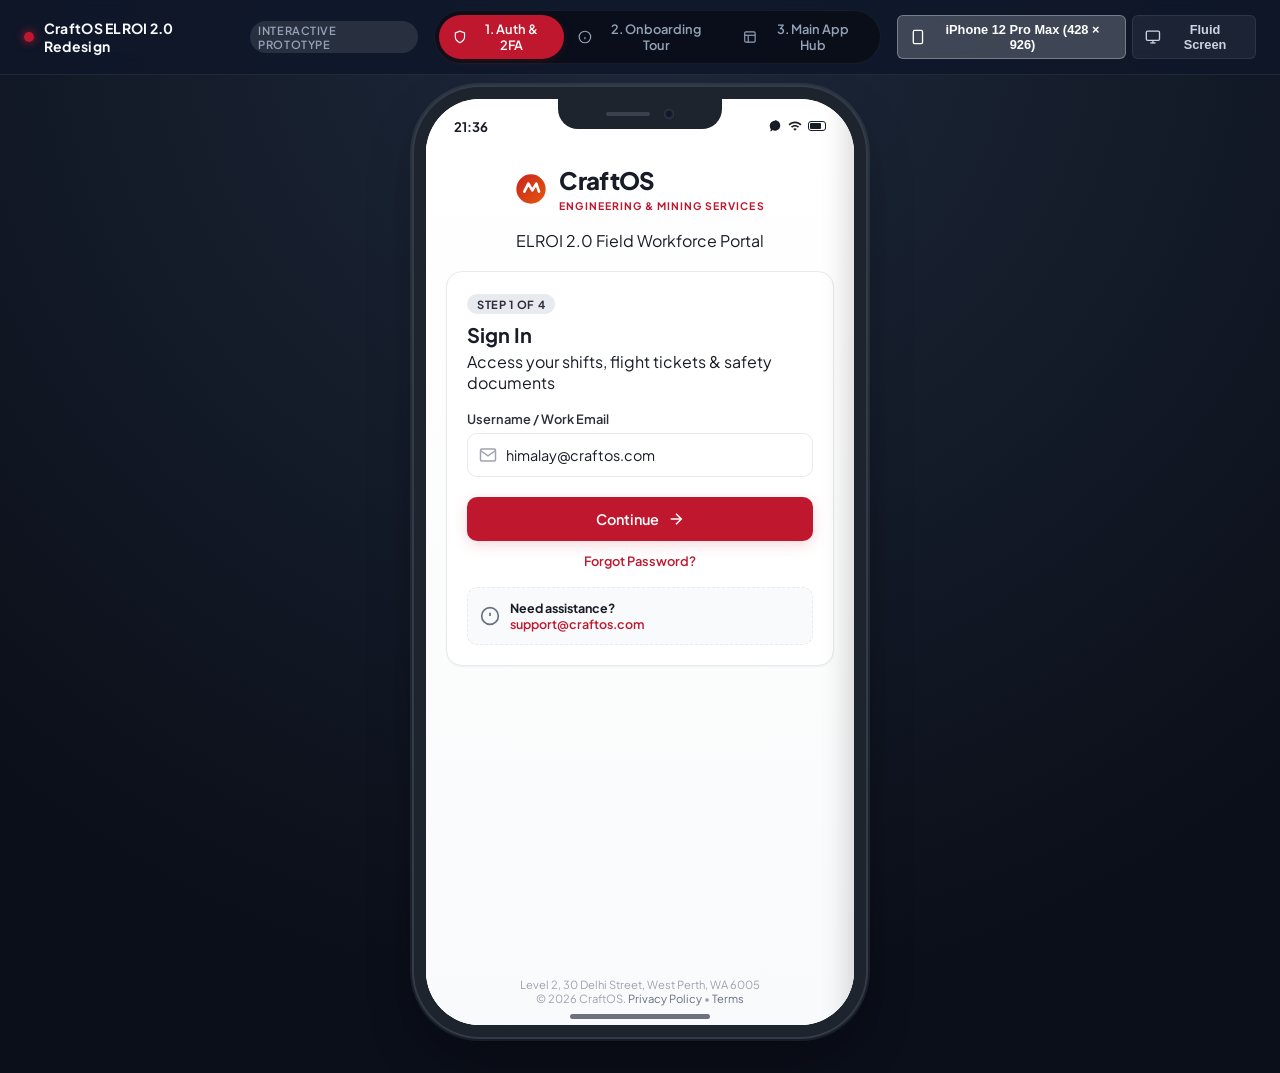
<file: index.html>
<!DOCTYPE html>
<html lang="en">
<head>
  <meta charset="UTF-8">
  <meta name="viewport" content="width=device-width, initial-scale=1.0, maximum-scale=1.0, user-scalable=no">
  <title>CraftOS Employee App | ELROI 2.0</title>
  <meta name="description" content="Next-generation workforce and roster management platform for CraftOS field employees.">
  <link rel="preconnect" href="https://fonts.googleapis.com">
  <link rel="preconnect" href="https://fonts.gstatic.com" crossorigin>
  <link href="https://fonts.googleapis.com/css2?family=Plus+Jakarta+Sans:wght@300;400;500;600;700;800&family=JetBrains+Mono:wght@400;500;600&display=swap" rel="stylesheet">
  <link rel="stylesheet" href="style.css">
</head>
<body>

  <!-- Top Viewport Control Bar -->
  <header class="preview-toolbar" id="previewToolbar">
    <div class="toolbar-brand">
      <div class="toolbar-dot"></div>
      <span class="toolbar-title">CraftOS ELROI 2.0 Redesign</span>
      <span class="toolbar-tag">Interactive Prototype</span>
    </div>

    <!-- Quick Flow Navigator -->
    <div class="flow-selector">
      <button class="flow-btn active" data-flow="auth" id="flowAuthBtn">
        <svg width="14" height="14" viewBox="0 0 24 24" fill="none" stroke="currentColor" stroke-width="2"><path d="M12 22s8-4 8-10V5l-8-3-8 3v7c0 6 8 10 8 10z"/></svg>
        <span>1. Auth &amp; 2FA</span>
      </button>
      <button class="flow-btn" data-flow="tour" id="flowTourBtn">
        <svg width="14" height="14" viewBox="0 0 24 24" fill="none" stroke="currentColor" stroke-width="2"><circle cx="12" cy="12" r="10"/><path d="M12 16v-4"/><path d="M12 8h.01"/></svg>
        <span>2. Onboarding Tour</span>
      </button>
      <button class="flow-btn" data-flow="app" id="flowAppBtn">
        <svg width="14" height="14" viewBox="0 0 24 24" fill="none" stroke="currentColor" stroke-width="2"><rect x="3" y="3" width="18" height="18" rx="2" ry="2"/><line x1="3" y1="9" x2="21" y2="9"/><line x1="9" y1="21" x2="9" y2="9"/></svg>
        <span>3. Main App Hub</span>
      </button>
    </div>

    <!-- Device Frame Switcher -->
    <div class="device-toggles">
      <button class="device-btn active" data-device="mobile" title="Apple iPhone 12 Pro Max (428 × 926)">
        <svg width="16" height="16" viewBox="0 0 24 24" fill="none" stroke="currentColor" stroke-width="2"><rect x="5" y="2" width="14" height="20" rx="2" ry="2"/><line x1="12" y1="18" x2="12.01" y2="18"/></svg>
        <span>iPhone 12 Pro Max (428 × 926)</span>
      </button>
      <button class="device-btn" data-device="fluid" title="Fluid Responsive Screen">
        <svg width="16" height="16" viewBox="0 0 24 24" fill="none" stroke="currentColor" stroke-width="2"><rect x="2" y="3" width="20" height="14" rx="2" ry="2"/><line x1="8" y1="21" x2="16" y2="21"/><line x1="12" y1="17" x2="12" y2="21"/></svg>
        <span>Fluid Screen</span>
      </button>
    </div>
  </header>

  <!-- App Wrapper / Phone Shell -->
  <main class="app-viewport-container" id="viewportContainer">
    <div class="device-frame" id="deviceFrame">
      
      <!-- Phone Hardware Elements (Status Bar & Speaker Notch) -->
      <div class="phone-notch">
        <div class="notch-speaker"></div>
        <div class="notch-camera"></div>
      </div>
      <div class="phone-status-bar">
        <span class="status-time" id="statusClock">09:41</span>
        <div class="status-icons">
          <svg width="14" height="14" viewBox="0 0 24 24" fill="currentColor"><path d="M12 3c-4.97 0-9 4.03-9 9 0 2.12.74 4.07 1.97 5.61L4.35 19.4c-.39.39-.39 1.02 0 1.41.39.39 1.02.39 1.41 0l1.9-1.9C9.17 19.58 10.53 20 12 20c4.97 0 9-4.03 9-9s-4.03-9-9-9z"/></svg>
          <svg width="14" height="14" viewBox="0 0 24 24" fill="currentColor"><path d="M1 9l2 2c4.97-4.97 13.03-4.97 18 0l2-2C16.93 2.93 7.08 2.93 1 9zm8 8l3 3 3-3c-1.65-1.66-4.34-1.66-6 0zm-4-4l2 2c2.76-2.76 7.24-2.76 10 0l2-2C15.14 9.14 8.87 9.14 5 13z"/></svg>
          <div class="battery-pill"><div class="battery-level"></div></div>
        </div>
      </div>

      <!-- Scrollable Phone Screen Canvas -->
      <div class="app-screen" id="appScreen">

        <!-- =================================================================== -->
        <!-- FLOW 1: AUTHENTICATION & 2FA MODULE -->
        <!-- =================================================================== -->
        <section class="screen-view active" id="viewAuth">
          <div class="auth-wrapper">
            
            <!-- Company Branding Hero -->
            <div class="auth-hero">
              <div class="brand-logo-container">
                <div class="logo-mark">
                  <svg width="32" height="32" viewBox="0 0 48 48" fill="none">
                    <circle cx="24" cy="24" r="22" fill="url(#brandGrad)" />
                    <path d="M14 28L20 16L26 26L32 16L36 28" stroke="white" stroke-width="4" stroke-linecap="round" stroke-linejoin="round"/>
                    <defs>
                      <linearGradient id="brandGrad" x1="0" y1="0" x2="48" y2="48" gradientUnits="userSpaceOnUse">
                        <stop stop-color="#C5221F"/>
                        <stop offset="1" stop-color="#E8590C"/>
                      </linearGradient>
                    </defs>
                  </svg>
                </div>
                <div class="brand-text-group">
                  <h1 class="brand-name">CraftOS</h1>
                  <span class="brand-sub">ENGINEERING &amp; MINING SERVICES</span>
                </div>
              </div>

              <!-- Emblem Badge -->
              <div class="dingo-emblem">
                <div class="emblem-inner">
                  <span class="emblem-tag">ELROI 2.0</span>
                  <span class="emblem-desc">Field Workforce Portal</span>
                </div>
              </div>
            </div>

            <!-- Auth Dynamic Step Container -->
            <div class="auth-card-deck">
              
              <!-- STEP 1: Enter Email / Username -->
              <div class="auth-card active" id="authStep1">
                <div class="auth-card-header">
                  <div class="step-indicator-pill">Step 1 of 4</div>
                  <h2>Sign In</h2>
                  <p>Access your shifts, flight tickets &amp; safety documents</p>
                </div>

                <form id="formStep1" onsubmit="event.preventDefault(); window.nextAuthStep(2);">
                  <div class="form-group">
                    <label for="inputEmail" class="form-label">Username / Work Email</label>
                    <div class="input-with-icon">
                      <svg class="field-icon" width="18" height="18" viewBox="0 0 24 24" fill="none" stroke="currentColor" stroke-width="2"><path d="M4 4h16c1.1 0 2 .9 2 2v12c0 1.1-.9 2-2 2H4c-1.1 0-2-.9-2-2V6c0-1.1.9-2 2-2z"/><polyline points="22,6 12,13 2,6"/></svg>
                      <input type="email" id="inputEmail" class="form-input" value="himalay@craftos.com" required placeholder="himalay@craftos.com">
                    </div>
                  </div>

                  <div class="auth-actions">
                    <button type="submit" class="btn btn-primary btn-block">
                      <span>Continue</span>
                      <svg width="18" height="18" viewBox="0 0 24 24" fill="none" stroke="currentColor" stroke-width="2"><path d="M5 12h14"/><path d="M12 5l7 7-7 7"/></svg>
                    </button>
                    <a href="#" class="auth-text-link" onclick="window.showToast('Password reset instructions sent to your email.'); return false;">Forgot Password?</a>
                  </div>
                </form>

                <div class="auth-help-banner">
                  <svg width="20" height="20" viewBox="0 0 24 24" fill="none" stroke="currentColor" stroke-width="2"><circle cx="12" cy="12" r="10"/><line x1="12" y1="8" x2="12" y2="12"/><line x1="12" y1="16" x2="12.01" y2="16"/></svg>
                  <div class="help-text">
                    <strong>Need assistance?</strong>
                    <a href="mailto:support@craftos.com">support@craftos.com</a>
                  </div>
                </div>
              </div>

              <!-- STEP 2: Enter Password -->
              <div class="auth-card" id="authStep2">
                <div class="auth-card-header">
                  <div class="step-indicator-pill">Step 2 of 4</div>
                  <h2>Enter Password</h2>
                  <div class="user-chip">
                    <span class="user-chip-email" id="displayEmail">himalay@craftos.com</span>
                    <button type="button" class="chip-edit-btn" onclick="window.nextAuthStep(1);">Change</button>
                  </div>
                </div>

                <form id="formStep2" onsubmit="event.preventDefault(); window.nextAuthStep(3);">
                  <div class="form-group">
                    <label for="inputPassword" class="form-label">Password</label>
                    <div class="input-with-icon">
                      <svg class="field-icon" width="18" height="18" viewBox="0 0 24 24" fill="none" stroke="currentColor" stroke-width="2"><rect x="3" y="11" width="18" height="11" rx="2" ry="2"/><path d="M7 11V7a5 5 0 0 1 10 0v4"/></svg>
                      <input type="password" id="inputPassword" class="form-input" placeholder="Enter password" value="TemporaryPass2026!" required>
                      <button type="button" class="password-toggle-btn" onclick="window.togglePasswordVisibility('inputPassword')">
                        <svg width="18" height="18" viewBox="0 0 24 24" fill="none" stroke="currentColor" stroke-width="2"><path d="M1 12s4-8 11-8 11 8 11 8-4 8-11 8-11-8-11-8z"/><circle cx="12" cy="12" r="3"/></svg>
                      </button>
                    </div>
                  </div>

                  <div class="auth-actions">
                    <button type="submit" class="btn btn-primary btn-block">
                      <span>Sign In</span>
                      <svg width="18" height="18" viewBox="0 0 24 24" fill="none" stroke="currentColor" stroke-width="2"><path d="M5 12h14"/><path d="M12 5l7 7-7 7"/></svg>
                    </button>
                    <button type="button" class="btn btn-ghost btn-block" onclick="window.nextAuthStep(1);">Back</button>
                  </div>
                </form>
              </div>

              <!-- STEP 3: Mandatory First-Time Password Reset -->
              <div class="auth-card" id="authStep3">
                <div class="auth-card-header">
                  <div class="security-badge-pill">🔒 Mandatory Security Update</div>
                  <h2>Create New Password</h2>
                  <p>First login detected. Set a compliant master password.</p>
                </div>

                <form id="formStep3" onsubmit="event.preventDefault(); window.nextAuthStep(4);">
                  <div class="form-group">
                    <label for="inputNewPass" class="form-label">New Password</label>
                    <input type="password" id="inputNewPass" class="form-input" placeholder="Enter new strong password" value="CraftOS2026!#" required>
                  </div>
                  <div class="form-group">
                    <label for="inputConfirmPass" class="form-label">Confirm Password</label>
                    <input type="password" id="inputConfirmPass" class="form-input" placeholder="Re-enter new password" value="CraftOS2026!#" required>
                  </div>

                  <!-- Real-time Password Security Checklist -->
                  <div class="password-rules-box">
                    <span class="rules-heading">Password Security Checklist:</span>
                    <ul class="rules-list">
                      <li class="rule-item valid"><span class="rule-check">✓</span> Minimum 8 characters long</li>
                      <li class="rule-item valid"><span class="rule-check">✓</span> At least 1 UPPERCASE letter (A-Z)</li>
                      <li class="rule-item valid"><span class="rule-check">✓</span> At least 1 lowercase letter (a-z)</li>
                      <li class="rule-item valid"><span class="rule-check">✓</span> At least 1 numeric digit (0-9)</li>
                      <li class="rule-item valid"><span class="rule-check">✓</span> At least 1 special character (!@#$%^&amp;*)</li>
                    </ul>
                  </div>

                  <div class="auth-actions">
                    <button type="submit" class="btn btn-primary btn-block">
                      <span>Update &amp; Setup 2FA</span>
                      <svg width="18" height="18" viewBox="0 0 24 24" fill="none" stroke="currentColor" stroke-width="2"><path d="M5 12h14"/><path d="M12 5l7 7-7 7"/></svg>
                    </button>
                  </div>
                </form>
              </div>

              <!-- STEP 4: Two-Factor Authenticator Setup (QR & Secret Key) -->
              <div class="auth-card" id="authStep4">
                <div class="auth-card-header">
                  <div class="security-badge-pill">🛡️ Two-Factor Authentication</div>
                  <h2>Connect Authenticator</h2>
                  <p>Scan with Google Authenticator or Microsoft Authenticator</p>
                </div>

                <!-- Interactive SVG QR Code Card -->
                <div class="qr-enrollment-card">
                  <div class="qr-visual">
                    <svg width="140" height="140" viewBox="0 0 140 140" fill="none">
                      <rect width="140" height="140" rx="12" fill="#FFFFFF"/>
                      <!-- QR Corners -->
                      <rect x="14" y="14" width="36" height="36" rx="4" fill="#0F172A"/>
                      <rect x="22" y="22" width="20" height="20" rx="2" fill="#FFFFFF"/>
                      <rect x="26" y="26" width="12" height="12" fill="#0F172A"/>

                      <rect x="90" y="14" width="36" height="36" rx="4" fill="#0F172A"/>
                      <rect x="98" y="22" width="20" height="20" rx="2" fill="#FFFFFF"/>
                      <rect x="102" y="26" width="12" height="12" fill="#0F172A"/>

                      <rect x="14" y="90" width="36" height="36" rx="4" fill="#0F172A"/>
                      <rect x="22" y="98" width="20" height="20" rx="2" fill="#FFFFFF"/>
                      <rect x="26" y="102" width="12" height="12" fill="#0F172A"/>

                      <!-- Pattern dots -->
                      <rect x="58" y="16" width="8" height="8" rx="2" fill="#0F172A"/>
                      <rect x="72" y="24" width="8" height="8" rx="2" fill="#0F172A"/>
                      <rect x="58" y="38" width="12" height="8" rx="2" fill="#0F172A"/>
                      <rect x="16" y="58" width="10" height="8" rx="2" fill="#0F172A"/>
                      <rect x="34" y="68" width="16" height="8" rx="2" fill="#0F172A"/>
                      <rect x="62" y="56" width="16" height="16" rx="4" fill="#C5221F"/>
                      <rect x="88" y="60" width="12" height="8" rx="2" fill="#0F172A"/>
                      <rect x="110" y="70" width="14" height="8" rx="2" fill="#0F172A"/>
                      <rect x="58" y="88" width="8" height="12" rx="2" fill="#0F172A"/>
                      <rect x="74" y="98" width="16" height="8" rx="2" fill="#0F172A"/>
                      <rect x="98" y="90" width="26" height="10" rx="2" fill="#0F172A"/>
                      <rect x="94" y="112" width="12" height="14" rx="2" fill="#0F172A"/>
                    </svg>
                  </div>
                  
                  <div class="secret-key-section">
                    <span class="secret-label">Can't scan? Copy Secret Setup Key:</span>
                    <div class="secret-key-row">
                      <code class="secret-code" id="secretCode">DJD4 GZ3O 6PRZ 9VKA</code>
                      <button type="button" class="btn-copy" onclick="window.copyToClipboard('DJD4 GZ3O 6PRZ 9VKA')">
                        <svg width="16" height="16" viewBox="0 0 24 24" fill="none" stroke="currentColor" stroke-width="2"><rect x="9" y="9" width="13" height="13" rx="2" ry="2"/><path d="M5 15H4a2 2 0 0 1-2-2V4a2 2 0 0 1 2-2h9a2 2 0 0 1 2 2v1"/></svg>
                        <span>Copy</span>
                      </button>
                    </div>
                  </div>
                </div>

                <!-- 6-Digit TOTP Input -->
                <form id="formTotp" onsubmit="event.preventDefault(); window.nextAuthStep(5);">
                  <div class="form-group">
                    <label class="form-label text-center">Enter 6-Digit Verification Code</label>
                    <div class="totp-input-grid">
                      <input type="text" maxlength="1" class="totp-digit" value="4" autofocus>
                      <input type="text" maxlength="1" class="totp-digit" value="8">
                      <input type="text" maxlength="1" class="totp-digit" value="2">
                      <input type="text" maxlength="1" class="totp-digit" value="9">
                      <input type="text" maxlength="1" class="totp-digit" value="1">
                      <input type="text" maxlength="1" class="totp-digit" value="7">
                    </div>
                  </div>

                  <div class="auth-actions">
                    <button type="submit" class="btn btn-primary btn-block">
                      <span>Verify &amp; Activate 2FA</span>
                      <svg width="18" height="18" viewBox="0 0 24 24" fill="none" stroke="currentColor" stroke-width="2"><polyline points="20 6 9 17 4 12"/></svg>
                    </button>
                  </div>
                </form>
              </div>

              <!-- STEP 5: Emergency Backup Codes Vault -->
              <div class="auth-card" id="authStep5">
                <div class="auth-card-header">
                  <div class="security-badge-pill pill-amber">⚠️ Offline Emergency Codes</div>
                  <h2>Save Backup Codes</h2>
                  <p>Store these in case you lose mobile phone or reception on remote mining sites.</p>
                </div>

                <div class="backup-codes-vault">
                  <div class="code-pill"><code>K92M-481X</code></div>
                  <div class="code-pill"><code>P77B-902L</code></div>
                  <div class="code-pill"><code>W43T-188Q</code></div>
                  <div class="code-pill"><code>R55N-672Z</code></div>
                  <div class="code-pill"><code>M19Y-334V</code></div>
                </div>

                <div class="vault-actions">
                  <button type="button" class="btn btn-outline btn-block" onclick="window.copyToClipboard('K92M-481X\nP77B-902L\nW43T-188Q\nR55N-672Z\nM19Y-334V');">
                    <svg width="16" height="16" viewBox="0 0 24 24" fill="none" stroke="currentColor" stroke-width="2"><path d="M21 15v4a2 2 0 0 1-2 2H5a2 2 0 0 1-2-2v-4"/><polyline points="7 10 12 15 17 10"/><line x1="12" y1="15" x2="12" y2="3"/></svg>
                    <span>Copy All Codes</span>
                  </button>

                  <button type="button" class="btn btn-primary btn-block" onclick="window.switchFlow('tour'); window.showToast('Security setup complete! Welcome to CraftOS.');">
                    <span>Continue to App Tour</span>
                    <svg width="18" height="18" viewBox="0 0 24 24" fill="none" stroke="currentColor" stroke-width="2"><path d="M5 12h14"/><path d="M12 5l7 7-7 7"/></svg>
                  </button>
                </div>
              </div>

            </div>

            <!-- Footer Address & Policy Info -->
            <footer class="auth-footer">
              <p>Level 2, 30 Delhi Street, West Perth, WA 6005</p>
              <p>&copy; 2026 CraftOS. <a href="#">Privacy Policy</a> &bull; <a href="#">Terms</a></p>
            </footer>
          </div>
        </section>

        <!-- =================================================================== -->
        <!-- FLOW 2: GUIDED ONBOARDING TOUR (9 SLIDES) -->
        <!-- =================================================================== -->
        <section class="screen-view" id="viewTour">
          <div class="tour-container">
            
            <!-- Top Tour Bar with Skip -->
            <div class="tour-top-bar">
              <span class="tour-step-count" id="tourProgressText">Slide 1 of 9</span>
              <button class="tour-skip-btn" onclick="window.switchFlow('app');">Skip Tour ✕</button>
            </div>

            <!-- Tour Carousel Track -->
            <div class="tour-carousel-stage">
              <div class="tour-slide-track" id="tourSlideTrack">
                
                <!-- Slide 1: Welcome -->
                <div class="tour-slide active" data-slide="1" style="--theme-accent: #C5221F;">
                  <div class="slide-art">
                    <div class="art-circle">
                      <svg width="56" height="56" viewBox="0 0 24 24" fill="none" stroke="currentColor" stroke-width="2"><path d="M18 11V6a2 2 0 0 0-2-2v0a2 2 0 0 0-2 2v0"/><path d="M14 10V4a2 2 0 0 0-2-2v0a2 2 0 0 0-2 2v2"/><path d="M10 10.5V6a2 2 0 0 0-2-2v0a2 2 0 0 0-2 2v8"/><path d="M18 8a2 2 0 1 1 4 0v6a8 8 0 0 1-8 8h-2c-2.8 0-4.5-.86-5.99-2.34l-3.6-3.6a2 2 0 0 1 2.83-2.82L7 15"/></svg>
                    </div>
                  </div>
                  <h2 class="slide-title">Welcome to the CraftOS Employee App!</h2>
                  <p class="slide-body">This app is designed to keep you organised and connected, providing all the tools you need for seamless interaction with the CraftOS planning system.</p>
                </div>

                <!-- Slide 2: Profile -->
                <div class="tour-slide" data-slide="2" style="--theme-accent: #E8590C;">
                  <div class="slide-art">
                    <div class="art-circle">
                      <svg width="56" height="56" viewBox="0 0 24 24" fill="none" stroke="currentColor" stroke-width="2"><path d="M20 21v-2a4 4 0 0 0-4-4H8a4 4 0 0 0-4 4v2"/><circle cx="12" cy="7" r="4"/></svg>
                    </div>
                  </div>
                  <h2 class="slide-title">Complete Profile Management</h2>
                  <p class="slide-body">Keep your details up-to-date effortlessly. View and edit your personal information, emergency contacts, and contact numbers in seconds.</p>
                </div>

                <!-- Slide 3: Qualifications -->
                <div class="tour-slide" data-slide="3" style="--theme-accent: #0284C7;">
                  <div class="slide-art">
                    <div class="art-circle">
                      <svg width="56" height="56" viewBox="0 0 24 24" fill="none" stroke="currentColor" stroke-width="2"><circle cx="12" cy="8" r="7"/><polyline points="8.21 13.89 7 23 12 20 17 23 15.79 13.88"/></svg>
                    </div>
                  </div>
                  <h2 class="slide-title">Qualifications &amp; Tickets Wallet</h2>
                  <p class="slide-body">Manage your certificates and licenses seamlessly. Upload new tickets directly from your mobile camera and monitor expiry countdowns.</p>
                </div>

                <!-- Slide 4: Unavailability -->
                <div class="tour-slide" data-slide="4" style="--theme-accent: #7C3AED;">
                  <div class="slide-art">
                    <div class="art-circle">
                      <svg width="56" height="56" viewBox="0 0 24 24" fill="none" stroke="currentColor" stroke-width="2"><rect x="3" y="4" width="18" height="18" rx="2" ry="2"/><line x1="16" y1="2" x2="16" y2="6"/><line x1="8" y1="2" x2="8" y2="6"/><line x1="3" y1="10" x2="21" y2="10"/></svg>
                    </div>
                  </div>
                  <h2 class="slide-title">Plan Unavailability &amp; RNR</h2>
                  <p class="slide-body">Submit your upcoming leave or RNR periods with simple date pickers, helping the operations coordinators roster you accurately.</p>
                </div>

                <!-- Slide 5: Training -->
                <div class="tour-slide" data-slide="5" style="--theme-accent: #059669;">
                  <div class="slide-art">
                    <div class="art-circle">
                      <svg width="56" height="56" viewBox="0 0 24 24" fill="none" stroke="currentColor" stroke-width="2"><path d="M22 10v6M2 10l10-5 10 5-10 5z"/><path d="M6 12v5c3 3 9 3 12 0v-5"/></svg>
                    </div>
                  </div>
                  <h2 class="slide-title">Training Schedule</h2>
                  <p class="slide-body">Stay on top of mandatory site inductions and skill refreshers with instant training itineraries and venue locations.</p>
                </div>

                <!-- Slide 6: Dashboard -->
                <div class="tour-slide" data-slide="6" style="--theme-accent: #C5221F;">
                  <div class="slide-art">
                    <div class="art-circle">
                      <svg width="56" height="56" viewBox="0 0 24 24" fill="none" stroke="currentColor" stroke-width="2"><rect x="3" y="3" width="18" height="18" rx="2" ry="2"/><line x1="3" y1="9" x2="21" y2="9"/><line x1="9" y1="21" x2="9" y2="9"/></svg>
                    </div>
                  </div>
                  <h2 class="slide-title">Central Field Dashboard</h2>
                  <p class="slide-body">Your operational hub. View upcoming rosters, mobilization countdowns, and tap any calendar day to inspect shifts.</p>
                </div>

                <!-- Slide 7: Roster -->
                <div class="tour-slide" data-slide="7" style="--theme-accent: #0284C7;">
                  <div class="slide-art">
                    <div class="art-circle">
                      <svg width="56" height="56" viewBox="0 0 24 24" fill="none" stroke="currentColor" stroke-width="2"><path d="M9 11l3 3L22 4"/><path d="M21 12v7a2 2 0 0 1-2 2H5a2 2 0 0 1-2-2V5a2 2 0 0 1 2-2h11"/></svg>
                    </div>
                  </div>
                  <h2 class="slide-title">Work Roster Management</h2>
                  <p class="slide-body">Confirm roster offers with 1-tap, check flight times, transport bookings, and camp room assignments effortlessly.</p>
                </div>

                <!-- Slide 8: Library -->
                <div class="tour-slide" data-slide="8" style="--theme-accent: #D97706;">
                  <div class="slide-art">
                    <div class="art-circle">
                      <svg width="56" height="56" viewBox="0 0 24 24" fill="none" stroke="currentColor" stroke-width="2"><path d="M4 19.5A2.5 2.5 0 0 1 6.5 17H20"/><path d="M6.5 2H20v20H6.5A2.5 2.5 0 0 1 4 19.5v-15A2.5 2.5 0 0 1 6.5 2z"/></svg>
                    </div>
                  </div>
                  <h2 class="slide-title">Resource Library</h2>
                  <p class="slide-body">A one-stop shop for essential resources. Access CraftOS OH&amp;S safety documentation, SWMS, JSEAs, and site announcements anytime.</p>
                </div>

                <!-- Slide 9: Notifications -->
                <div class="tour-slide" data-slide="9" style="--theme-accent: #C5221F;">
                  <div class="slide-art">
                    <div class="art-circle">
                      <svg width="56" height="56" viewBox="0 0 24 24" fill="none" stroke="currentColor" stroke-width="2"><path d="M18 8A6 6 0 0 0 6 8c0 7-3 9-3 9h18s-3-2-3-9"/><path d="M13.73 21a2 2 0 0 1-3.46 0"/></svg>
                    </div>
                  </div>
                  <h2 class="slide-title">Instant Notifications</h2>
                  <p class="slide-body">Stay informed and act quickly. View all urgent notifications, confirm flight tickets, and communicate directly with planning coordinators.</p>
                </div>

              </div>
            </div>

            <!-- Carousel Pagination Dots -->
            <div class="tour-dots" id="tourDotsContainer">
              <span class="dot active" onclick="window.goToSlide(1)"></span>
              <span class="dot" onclick="window.goToSlide(2)"></span>
              <span class="dot" onclick="window.goToSlide(3)"></span>
              <span class="dot" onclick="window.goToSlide(4)"></span>
              <span class="dot" onclick="window.goToSlide(5)"></span>
              <span class="dot" onclick="window.goToSlide(6)"></span>
              <span class="dot" onclick="window.goToSlide(7)"></span>
              <span class="dot" onclick="window.goToSlide(8)"></span>
              <span class="dot" onclick="window.goToSlide(9)"></span>
            </div>

            <!-- Tour Bottom Navigation Buttons -->
            <div class="tour-nav-bar">
              <button class="btn btn-outline tour-prev-btn" id="tourPrevBtn" onclick="window.stepTour(-1);">
                <svg width="18" height="18" viewBox="0 0 24 24" fill="none" stroke="currentColor" stroke-width="2"><path d="M19 12H5"/><path d="M12 19l-7-7 7-7"/></svg>
                <span>Previous</span>
              </button>
              <button class="btn btn-primary tour-next-btn" id="tourNextBtn" onclick="window.stepTour(1);">
                <span id="tourNextText">Next Feature</span>
                <svg width="18" height="18" viewBox="0 0 24 24" fill="none" stroke="currentColor" stroke-width="2"><path d="M5 12h14"/><path d="M12 5l7 7-7 7"/></svg>
              </button>
            </div>

          </div>
        </section>

        <!-- =================================================================== -->
        <!-- FLOW 3: MAIN APP HUB (DASHBOARD, ROSTERS, CHAT, NOTIFICATIONS, ETC.) -->
        <!-- =================================================================== -->
        <section class="screen-view" id="viewApp">
          
          <!-- Sticky Enterprise Header -->
          <header class="app-nav-header">
            <div class="header-left">
              <div class="app-brand-mark" onclick="window.switchTab('dashboard')">
                <svg width="24" height="24" viewBox="0 0 48 48" fill="none">
                  <circle cx="24" cy="24" r="22" fill="#C5221F"/>
                  <path d="M14 28L20 16L26 26L32 16L36 28" stroke="white" stroke-width="4" stroke-linecap="round" stroke-linejoin="round"/>
                </svg>
                <span class="header-brand-title">CraftOS</span>
              </div>
            </div>

            <div class="header-right">
              <!-- Sync Button with Micro-Animation -->
              <button class="header-icon-btn" id="syncBtn" onclick="window.triggerSync()" title="Sync Rosters &amp; Shifts">
                <svg width="20" height="20" viewBox="0 0 24 24" fill="none" stroke="currentColor" stroke-width="2" id="syncIcon"><path d="M21.5 2v6h-6M21.34 15.57a10 10 0 1 1-.57-8.38l5.67-5.67"/></svg>
              </button>

              <!-- Notifications Icon with Badge -->
              <button class="header-icon-btn" onclick="window.switchTab('notifications')" title="Notifications">
                <div class="btn-icon-container">
                  <svg width="20" height="20" viewBox="0 0 24 24" fill="none" stroke="currentColor" stroke-width="2"><path d="M18 8A6 6 0 0 0 6 8c0 7-3 9-3 9h18s-3-2-3-9"/><path d="M13.73 21a2 2 0 0 1-3.46 0"/></svg>
                  <span class="badge-dot" id="unreadBadgeCount">2</span>
                </div>
              </button>

              <!-- Slide-in Drawer Toggle -->
              <button class="header-icon-btn" onclick="window.toggleDrawer(true)" title="Open Menu">
                <svg width="20" height="20" viewBox="0 0 24 24" fill="none" stroke="currentColor" stroke-width="2"><line x1="3" y1="12" x2="21" y2="12"/><line x1="3" y1="6" x2="21" y2="6"/><line x1="3" y1="18" x2="21" y2="18"/></svg>
              </button>
            </div>
          </header>

          <!-- Main App Scrollable Tab Viewport -->
          <div class="tab-viewport-scroll" id="tabViewportScroll">

            <!-- TAB 1: OPERATIONS DASHBOARD & CALENDAR -->
            <div class="tab-panel active" id="tabDashboard">
              
              <!-- Worker Greeting Card with Mobilization Countdown Hero -->
              <div class="dashboard-hero-card">
                <div class="hero-content">
                  <div class="greeting-row">
                    <span class="user-salutation">Welcome back,</span>
                    <h2 class="worker-full-name">Himalay Singh</h2>
                  </div>
                  <div class="worker-chips-row">
                    <span class="badge-role">Boilermaker</span>
                    <span class="badge-empid">#L02737</span>
                    <span class="badge-status-live">🟢 On Active Roster</span>
                  </div>
                </div>

                <!-- Next Mobilization Countdown Banner -->
                <div class="mob-countdown-bar" onclick="window.openJobDetailModal('TEST-09991', 'PILBARA MINERALS', 'Testing LV Appearance', '16-06-2026 – 22-06-2026', 'Boilermaker', 4)">
                  <div class="mob-icon-wrap">
                    <svg width="22" height="22" viewBox="0 0 24 24" fill="none" stroke="currentColor" stroke-width="2"><path d="M12 2v20M17 5H9.5a3.5 3.5 0 0 0 0 7h5a3.5 3.5 0 0 1 0 7H6"/></svg>
                  </div>
                  <div class="mob-text-group">
                    <span class="mob-label">Next Swing: Pilbara Minerals</span>
                    <strong class="mob-countdown">Mobilising in 4 Days</strong>
                  </div>
                  <div class="mob-chevron">
                    <svg width="18" height="18" viewBox="0 0 24 24" fill="none" stroke="currentColor" stroke-width="2"><path d="M9 18l6-6-6-6"/></svg>
                  </div>
                </div>
              </div>

              <!-- Interactive Shift Calendar Module -->
              <div class="section-card calendar-card">
                <div class="calendar-header-bar">
                  <div class="calendar-title-wrap">
                    <h3 class="card-heading">Shift Schedule</h3>
                    <span class="cal-month-indicator">June 2026</span>
                  </div>
                  
                  <!-- Activity Filter Dropdown -->
                  <div class="cal-filter-select-wrap">
                    <select id="calActivityFilter" class="form-select-sm" onchange="window.filterCalendarEvents(this.value)">
                      <option value="all">All Activities</option>
                      <option value="confirmed">Confirmed Rosters</option>
                      <option value="training">Training Courses</option>
                      <option value="leave">Leave / RNR</option>
                    </select>
                  </div>
                </div>

                <!-- Calendar Weekday Header -->
                <div class="calendar-days-row">
                  <span>Mon</span><span>Tue</span><span>Wed</span><span>Thu</span><span>Fri</span><span>Sat</span><span>Sun</span>
                </div>

                <!-- Calendar Dates Grid -->
                <div class="calendar-dates-grid" id="calendarGrid">
                  <!-- Row 1: 1 to 7 -->
                  <div class="cal-cell" data-date="2026-06-01"><span class="cell-day">1</span></div>
                  <div class="cal-cell" data-date="2026-06-02"><span class="cell-day">2</span></div>
                  <div class="cal-cell has-event event-leave" data-date="2026-06-03" onclick="window.openDateDetail('leave', '3rd Jun 2026')">
                    <span class="cell-day">3</span>
                    <span class="event-pill pill-leave">RNR</span>
                  </div>
                  <div class="cal-cell has-event event-leave" data-date="2026-06-04" onclick="window.openDateDetail('leave', '4th Jun 2026')">
                    <span class="cell-day">4</span>
                    <span class="event-pill pill-leave">RNR</span>
                  </div>
                  <div class="cal-cell" data-date="2026-06-05"><span class="cell-day">5</span></div>
                  <div class="cal-cell" data-date="2026-06-06"><span class="cell-day">6</span></div>
                  <div class="cal-cell" data-date="2026-06-07"><span class="cell-day">7</span></div>

                  <!-- Row 2: 8 to 14 -->
                  <div class="cal-cell" data-date="2026-06-08"><span class="cell-day">8</span></div>
                  <div class="cal-cell" data-date="2026-06-09"><span class="cell-day">9</span></div>
                  <div class="cal-cell" data-date="2026-06-10"><span class="cell-day">10</span></div>
                  <div class="cal-cell cal-today has-event event-training" data-date="2026-06-11" onclick="window.openDateDetail('training', '11th Jun 2026')">
                    <span class="cell-day">11</span>
                    <span class="event-pill pill-training">Training</span>
                  </div>
                  <div class="cal-cell" data-date="2026-06-12"><span class="cell-day">12</span></div>
                  <div class="cal-cell" data-date="2026-06-13"><span class="cell-day">13</span></div>
                  <div class="cal-cell" data-date="2026-06-14"><span class="cell-day">14</span></div>

                  <!-- Row 3: 15 to 21 (Confirmed Roster Span) -->
                  <div class="cal-cell" data-date="2026-06-15"><span class="cell-day">15</span></div>
                  <div class="cal-cell has-event event-roster active-roster-span" data-date="2026-06-16" onclick="window.openDateDetail('roster', '16th Jun 2026')">
                    <span class="cell-day">16</span>
                    <span class="event-pill pill-roster">Roster</span>
                  </div>
                  <div class="cal-cell has-event event-roster active-roster-span" data-date="2026-06-17" onclick="window.openDateDetail('roster', '17th Jun 2026')">
                    <span class="cell-day">17</span>
                    <span class="event-pill pill-roster">Roster</span>
                  </div>
                  <div class="cal-cell has-event event-roster active-roster-span" data-date="2026-06-18" onclick="window.openDateDetail('roster', '18th Jun 2026')">
                    <span class="cell-day">18</span>
                    <span class="event-pill pill-roster">Roster</span>
                  </div>
                  <div class="cal-cell has-event event-roster active-roster-span" data-date="2026-06-19" onclick="window.openDateDetail('roster', '19th Jun 2026')">
                    <span class="cell-day">19</span>
                    <span class="event-pill pill-roster">Roster</span>
                  </div>
                  <div class="cal-cell has-event event-roster active-roster-span" data-date="2026-06-20" onclick="window.openDateDetail('roster', '20th Jun 2026')">
                    <span class="cell-day">20</span>
                    <span class="event-pill pill-roster">Roster</span>
                  </div>
                  <div class="cal-cell has-event event-roster active-roster-span" data-date="2026-06-21" onclick="window.openDateDetail('roster', '21st Jun 2026')">
                    <span class="cell-day">21</span>
                    <span class="event-pill pill-roster">Roster</span>
                  </div>

                  <!-- Row 4: 22 to 28 -->
                  <div class="cal-cell has-event event-roster active-roster-span" data-date="2026-06-22" onclick="window.openDateDetail('roster', '22nd Jun 2026')">
                    <span class="cell-day">22</span>
                    <span class="event-pill pill-roster">Roster</span>
                  </div>
                  <div class="cal-cell" data-date="2026-06-23"><span class="cell-day">23</span></div>
                  <div class="cal-cell" data-date="2026-06-24"><span class="cell-day">24</span></div>
                  <div class="cal-cell" data-date="2026-06-25"><span class="cell-day">25</span></div>
                  <div class="cal-cell" data-date="2026-06-26"><span class="cell-day">26</span></div>
                  <div class="cal-cell" data-date="2026-06-27"><span class="cell-day">27</span></div>
                  <div class="cal-cell" data-date="2026-06-28"><span class="cell-day">28</span></div>

                  <!-- Row 5: 29 to 31 -->
                  <div class="cal-cell" data-date="2026-06-29"><span class="cell-day">29</span></div>
                  <div class="cal-cell" data-date="2026-06-30"><span class="cell-day">30</span></div>
                  <div class="cal-cell cal-empty"></div>
                  <div class="cal-cell cal-empty"></div>
                  <div class="cal-cell cal-empty"></div>
                  <div class="cal-cell cal-empty"></div>
                  <div class="cal-cell cal-empty"></div>
                </div>

                <!-- Calendar Legend -->
                <div class="cal-legend-bar">
                  <div class="legend-item"><span class="dot-indicator dot-roster"></span> Confirmed Roster</div>
                  <div class="legend-item"><span class="dot-indicator dot-training"></span> Training</div>
                  <div class="legend-item"><span class="dot-indicator dot-leave"></span> Leave / RNR</div>
                </div>
              </div>

              <!-- Quick Action Cards Grid -->
              <div class="quick-nav-grid">
                <button class="quick-card" onclick="window.switchTab('rosters')">
                  <div class="quick-card-icon icon-blue">
                    <svg width="22" height="22" viewBox="0 0 24 24" fill="none" stroke="currentColor" stroke-width="2"><path d="M9 11l3 3L22 4"/><path d="M21 12v7a2 2 0 0 1-2 2H5a2 2 0 0 1-2-2V5a2 2 0 0 1 2-2h11"/></svg>
                  </div>
                  <div class="quick-card-text">
                    <strong>My Rosters</strong>
                    <span>3 Active Assignments</span>
                  </div>
                </button>

                <button class="quick-card" onclick="window.switchTab('messages')">
                  <div class="quick-card-icon icon-red">
                    <svg width="22" height="22" viewBox="0 0 24 24" fill="none" stroke="currentColor" stroke-width="2"><path d="M21 15a2 2 0 0 1-2 2H7l-4 4V5a2 2 0 0 1 2-2h14a2 2 0 0 1 2 2z"/></svg>
                  </div>
                  <div class="quick-card-text">
                    <strong>Support Desk</strong>
                    <span>Live Chat &bull; 1 Active</span>
                  </div>
                </button>

                <button class="quick-card" onclick="window.openNewUnavailabilityModal()">
                  <div class="quick-card-icon icon-purple">
                    <svg width="22" height="22" viewBox="0 0 24 24" fill="none" stroke="currentColor" stroke-width="2"><rect x="3" y="4" width="18" height="18" rx="2" ry="2"/><line x1="16" y1="2" x2="16" y2="6"/><line x1="8" y1="2" x2="8" y2="6"/><line x1="3" y1="10" x2="21" y2="10"/></svg>
                  </div>
                  <div class="quick-card-text">
                    <strong>Book Leave</strong>
                    <span>Schedule RNR</span>
                  </div>
                </button>

                <button class="quick-card" onclick="window.switchTab('qualifications')">
                  <div class="quick-card-icon icon-green">
                    <svg width="22" height="22" viewBox="0 0 24 24" fill="none" stroke="currentColor" stroke-width="2"><circle cx="12" cy="8" r="7"/><polyline points="8.21 13.89 7 23 12 20 17 23 15.79 13.88"/></svg>
                  </div>
                  <div class="quick-card-text">
                    <strong>Tickets Wallet</strong>
                    <span>1 Expiring Soon</span>
                  </div>
                </button>
              </div>

            </div>

            <!-- TAB 2: ROSTERS & MOBILISATION HUB -->
            <div class="tab-panel" id="tabRosters">
              <div class="panel-header-row">
                <div>
                  <h2 class="section-heading">Work Rosters</h2>
                  <span class="sub-heading">Assigned client sites &amp; swing schedules</span>
                </div>
              </div>

              <!-- Roster Filter Pills -->
              <div class="filter-pill-bar">
                <button class="filter-pill active" onclick="window.filterRosters('all', this)">All (3)</button>
                <button class="filter-pill" onclick="window.filterRosters('active', this)">Active (3)</button>
                <button class="filter-pill" onclick="window.filterRosters('pending', this)">Action Required (2)</button>
                <button class="filter-pill" onclick="window.filterRosters('completed', this)">Completed (0)</button>
              </div>

              <!-- Roster Cards Feed -->
              <div class="roster-cards-feed" id="rosterCardsFeed">
                
                <!-- Card 1: Pilbara Minerals (Active Job) -->
                <div class="roster-card card-elevated" data-pending="false">
                  <div class="roster-card-header">
                    <div class="job-id-group">
                      <span class="job-code-tag">TEST-09991</span>
                      <h3 class="job-site-name">PILBARA MINERALS</h3>
                    </div>
                    <span class="status-badge badge-active">Active</span>
                  </div>

                  <div class="roster-card-body">
                    <h4 class="job-title-text">Testing LV Appearance</h4>
                    
                    <div class="roster-meta-grid">
                      <div class="meta-item">
                        <span class="meta-label">Dates:</span>
                        <strong class="meta-value">16-06-2026 – 22-06-2026</strong>
                      </div>
                      <div class="meta-item">
                        <span class="meta-label">Role:</span>
                        <strong class="meta-value">Boilermaker</strong>
                      </div>
                      <div class="meta-item">
                        <span class="meta-label">Mob Count:</span>
                        <strong class="meta-value text-primary">4 Days to Mob</strong>
                      </div>
                    </div>

                    <div class="action-alert-bar alert-green">
                      <svg width="16" height="16" viewBox="0 0 24 24" fill="none" stroke="currentColor" stroke-width="2"><path d="M20 6L9 17l-5-5"/></svg>
                      <span>No confirmation action required</span>
                    </div>
                  </div>

                  <div class="roster-card-footer">
                    <button class="btn btn-outline btn-sm" onclick="window.openJobDetailModal('TEST-09991', 'PILBARA MINERALS', 'Testing LV Appearance', '16-06-2026 – 22-06-2026', 'Boilermaker', 4)">
                      <span>View Details</span>
                      <svg width="14" height="14" viewBox="0 0 24 24" fill="none" stroke="currentColor" stroke-width="2"><path d="M9 18l6-6-6-6"/></svg>
                    </button>
                    <button class="btn btn-ghost-primary btn-sm" onclick="window.openJobChat('TEST-09991', 'PILBARA MINERALS', 'Testing LV Appearance')">
                      <svg width="14" height="14" viewBox="0 0 24 24" fill="none" stroke="currentColor" stroke-width="2"><path d="M21 15a2 2 0 0 1-2 2H7l-4 4V5a2 2 0 0 1 2-2h14a2 2 0 0 1 2 2z"/></svg>
                      <span>Inquire</span>
                    </button>
                  </div>
                </div>

                <!-- Card 2: BHP Area C (Action Required) -->
                <div class="roster-card card-elevated" data-pending="true">
                  <div class="roster-card-header">
                    <div class="job-id-group">
                      <span class="job-code-tag">BHP-AC-4821</span>
                      <h3 class="job-site-name">BHP AREA C</h3>
                    </div>
                    <span class="status-badge badge-amber">Action Req</span>
                  </div>

                  <div class="roster-card-body">
                    <h4 class="job-title-text">Fixed Plant Chute Replacement</h4>
                    
                    <div class="roster-meta-grid">
                      <div class="meta-item">
                        <span class="meta-label">Dates:</span>
                        <strong class="meta-value">01-07-2026 – 14-07-2026</strong>
                      </div>
                      <div class="meta-item">
                        <span class="meta-label">Role:</span>
                        <strong class="meta-value">Boilermaker / Welder</strong>
                      </div>
                      <div class="meta-item">
                        <span class="meta-label">Mob Count:</span>
                        <strong class="meta-value">19 Days to Mob</strong>
                      </div>
                    </div>

                    <div class="action-alert-bar alert-amber">
                      <svg width="16" height="16" viewBox="0 0 24 24" fill="none" stroke="currentColor" stroke-width="2"><circle cx="12" cy="12" r="10"/><line x1="12" y1="8" x2="12" y2="12"/><line x1="12" y1="16" x2="12.01" y2="16"/></svg>
                      <span>3 Confirmation Requests Pending</span>
                    </div>
                  </div>

                  <div class="roster-card-footer">
                    <button class="btn btn-outline btn-sm" onclick="window.switchTab('notifications')">
                      <span>Review Confirmations</span>
                      <svg width="14" height="14" viewBox="0 0 24 24" fill="none" stroke="currentColor" stroke-width="2"><path d="M9 18l6-6-6-6"/></svg>
                    </button>
                    <button class="btn btn-ghost-primary btn-sm" onclick="window.openJobChat('BHP-AC-4821', 'BHP AREA C', 'Fixed Plant Chute Replacement')">
                      <svg width="14" height="14" viewBox="0 0 24 24" fill="none" stroke="currentColor" stroke-width="2"><path d="M21 15a2 2 0 0 1-2 2H7l-4 4V5a2 2 0 0 1 2-2h14a2 2 0 0 1 2 2z"/></svg>
                      <span>Inquire</span>
                    </button>
                  </div>
                </div>

              </div>
            </div>

            <!-- TAB 3: MESSAGES & LIVE SUPPORT DESK -->
            <div class="tab-panel" id="tabMessages">
              <div class="panel-header-row">
                <div>
                  <h2 class="section-heading">Support Desk</h2>
                  <span class="sub-heading">Direct communications with CraftOS operations</span>
                </div>
                <button class="btn btn-primary btn-sm" onclick="window.openNewConversationModal()">
                  <svg width="14" height="14" viewBox="0 0 24 24" fill="none" stroke="currentColor" stroke-width="2"><line x1="12" y1="5" x2="12" y2="19"/><line x1="5" y1="12" x2="19" y2="12"/></svg>
                  <span>New Message</span>
                </button>
              </div>

              <!-- Message Search Bar -->
              <div class="search-input-wrap">
                <svg width="16" height="16" viewBox="0 0 24 24" fill="none" stroke="currentColor" stroke-width="2"><circle cx="11" cy="11" r="8"/><line x1="21" y1="21" x2="16.65" y2="16.65"/></svg>
                <input type="text" placeholder="Search conversations by subject or job..." oninput="window.searchMessages(this.value)">
              </div>

              <!-- Filter Tabs (All / Open / Closed) -->
              <div class="filter-pill-bar">
                <button class="filter-pill active" onclick="window.filterThreads('all', this)">All</button>
                <button class="filter-pill" onclick="window.filterThreads('open', this)">Open (1)</button>
                <button class="filter-pill" onclick="window.filterThreads('closed', this)">Closed (4)</button>
              </div>

              <!-- Conversation Threads List -->
              <div class="threads-list" id="threadsContainer">
                
                <!-- Thread 1: Planning (Open) -->
                <div class="thread-item thread-unread" data-status="open" onclick="window.openChatThread('Planning', 'Inquiry: TEST-09991 (Pilbara Minerals)', 'I have a question regarding my upcoming roster for TEST-09991.')">
                  <div class="thread-dept-avatar avatar-planning">PL</div>
                  <div class="thread-content">
                    <div class="thread-top">
                      <strong class="thread-dept-title">Planning Desk &bull; Live</strong>
                      <span class="thread-timestamp">09:17 AM</span>
                    </div>
                    <h4 class="thread-subject">Inquiry: TEST-09991 (Pilbara Minerals)</h4>
                    <p class="thread-snippet">Sarah Jenkins: Hi Himalay! Your flights are confirmed for Tuesday morning...</p>
                  </div>
                  <div class="unread-pip"></div>
                </div>

                <!-- Thread 2: Compliance (Closed) -->
                <div class="thread-item" data-status="closed" onclick="window.openChatThread('Compliance', 'Confined Space Ticket Verification', 'Please find attached my updated Confined Space certificate.')">
                  <div class="thread-dept-avatar avatar-compliance">CM</div>
                  <div class="thread-content">
                    <div class="thread-top">
                      <strong class="thread-dept-title">Compliance Desk</strong>
                      <span class="thread-timestamp">Yesterday</span>
                    </div>
                    <h4 class="thread-subject">Confined Space Ticket Verification</h4>
                    <p class="thread-snippet">Compliance Officer: Ticket verified and loaded into your wallet.</p>
                  </div>
                </div>

                <!-- Thread 3: HSE (Closed) -->
                <div class="thread-item" data-status="closed" onclick="window.openChatThread('HSE', 'Heat Stress Awareness Refresher', 'Acknowledged receipt of safety bulletin.')">
                  <div class="thread-dept-avatar avatar-hse">HS</div>
                  <div class="thread-content">
                    <div class="thread-top">
                      <strong class="thread-dept-title">HSE Safety Desk</strong>
                      <span class="thread-timestamp">04 Jun</span>
                    </div>
                    <h4 class="thread-subject">Heat Stress Awareness Refresher</h4>
                    <p class="thread-snippet">HSE Team: Thank you for completing your online safety acknowledgment.</p>
                  </div>
                </div>

              </div>
            </div>

            <!-- TAB 4: NOTIFICATIONS CENTER -->
            <div class="tab-panel" id="tabNotifications">
              <div class="panel-header-row">
                <div>
                  <h2 class="section-heading">Notifications</h2>
                  <span class="sub-heading">Actionable travel &amp; mobilization alerts</span>
                </div>
                <button class="btn btn-ghost btn-xs" onclick="window.markAllAsRead()">Mark All Read</button>
              </div>

              <!-- Unread / Read Segmented Switch -->
              <div class="notif-segmented-control">
                <button class="segment-btn active" id="notifUnreadTab" onclick="window.switchNotifTab('unread')">
                  <span>Unread</span>
                  <span class="segment-pill" id="unreadNotifPill">2</span>
                </button>
                <button class="segment-btn" id="notifReadTab" onclick="window.switchNotifTab('read')">
                  <span>Archived (51)</span>
                </button>
              </div>

              <!-- Notification Category Filter Bar -->
              <div class="filter-pill-bar">
                <button class="filter-pill active" onclick="window.filterNotifs('all', this)">All</button>
                <button class="filter-pill" onclick="window.filterNotifs('mobilisation', this)">Mobilisation</button>
                <button class="filter-pill" onclick="window.filterNotifs('travel', this)">Travel / Flights</button>
                <button class="filter-pill" onclick="window.filterNotifs('compliance', this)">Safety &amp; Compliance</button>
              </div>

              <!-- Notifications Actionable Feed -->
              <div class="notifications-feed">
                
                <!-- Notification 1: Designated Driver Request -->
                <div class="notif-card card-elevated unread-notif" id="notifCard1" data-category="mobilisation">
                  <div class="notif-card-header">
                    <div class="notif-type-icon icon-amber">
                      <svg width="18" height="18" viewBox="0 0 24 24" fill="none" stroke="currentColor" stroke-width="2"><rect x="1" y="3" width="15" height="13"/><polygon points="16 8 20 8 23 11 23 16 16 16 16 8"/><circle cx="5.5" cy="18.5" r="2.5"/><circle cx="18.5" cy="18.5" r="2.5"/></svg>
                    </div>
                    <div class="notif-meta">
                      <span class="notif-category">Mobilisation Notice &bull; BHP Area C</span>
                      <span class="notif-time">10 mins ago</span>
                    </div>
                  </div>

                  <div class="notif-card-body">
                    <h4 class="notif-title">Designated Vehicle Driver Confirmation</h4>
                    <p class="notif-desc">You are requested to be the designated site vehicle driver for the Newman airport to BHP Area C camp transfer on Tuesday morning.</p>
                  </div>

                  <div class="notif-card-actions">
                    <button class="btn btn-sm btn-primary" onclick="window.markNotifRead('notifCard1')">Confirm Driver</button>
                    <button class="btn btn-sm btn-ghost" onclick="window.showToast('Driver decline noted.'); this.closest('.notif-card').remove();">Decline</button>
                  </div>
                </div>

                <!-- Notification 2: Flight Itinerary Confirmation -->
                <div class="notif-card card-elevated unread-notif" id="notifCard2" data-category="travel">
                  <div class="notif-card-header">
                    <div class="notif-type-icon icon-blue">
                      <svg width="18" height="18" viewBox="0 0 24 24" fill="none" stroke="currentColor" stroke-width="2"><path d="M22 2L11 13M22 2l-7 20-4-9-9-4 20-7z"/></svg>
                    </div>
                    <div class="notif-meta">
                      <span class="notif-category">Flight Confirmation &bull; Qantas</span>
                      <span class="notif-time">2 hours ago</span>
                    </div>
                  </div>

                  <div class="notif-card-body">
                    <h4 class="notif-title">Flight QF1924 (Perth -> Newman)</h4>
                    <p class="notif-desc">Departs Perth Terminal 4 at 06:15 AM on 16/06/2026. Please confirm itinerary receipt for ground logistics.</p>
                  </div>

                  <div class="notif-card-actions">
                    <button class="btn btn-sm btn-primary" onclick="window.markNotifRead('notifCard2')">Confirm Receipt</button>
                    <button class="btn btn-sm btn-outline" onclick="window.showToast('Itinerary details sent via SMS.');">View Itinerary</button>
                  </div>
                </div>

              </div>
            </div>

            <!-- TAB 5: UNAVAILABILITY & LEAVE SCHEDULER -->
            <div class="tab-panel" id="tabUnavailability">
              <div class="panel-header-row">
                <div>
                  <h2 class="section-heading">Unavailability / RNR</h2>
                  <span class="sub-heading">Scheduled leave &amp; rest periods</span>
                </div>
                <button class="btn btn-primary btn-sm" onclick="window.openNewUnavailabilityModal()">
                  <svg width="14" height="14" viewBox="0 0 24 24" fill="none" stroke="currentColor" stroke-width="2"><line x1="12" y1="5" x2="12" y2="19"/><line x1="5" y1="12" x2="19" y2="12"/></svg>
                  <span>Book Leave</span>
                </button>
              </div>

              <!-- Unavailability List -->
              <div class="unavail-list" id="unavailList">
                
                <div class="unavail-card">
                  <div class="unavail-card-header">
                    <div class="unavail-dates">
                      <svg width="16" height="16" viewBox="0 0 24 24" fill="none" stroke="currentColor" stroke-width="2"><rect x="3" y="4" width="18" height="18" rx="2" ry="2"/><line x1="16" y1="2" x2="16" y2="6"/><line x1="8" y1="2" x2="8" y2="6"/><line x1="3" y1="10" x2="21" y2="10"/></svg>
                      <strong>03/06/2026 to 04/06/2026</strong>
                    </div>
                    <span class="leave-tag tag-rnr">RNR Period</span>
                  </div>
                  <div class="unavail-card-body">
                    <div class="unavail-detail-row">
                      <span class="detail-label">Reason:</span>
                      <span class="detail-val">Rest &amp; Recovery</span>
                    </div>
                    <div class="unavail-detail-row">
                      <span class="detail-label">Notes:</span>
                      <span class="detail-val">Scheduled post-swing recovery.</span>
                    </div>
                  </div>
                  <div class="unavail-card-footer">
                    <button class="btn-icon-action text-danger" onclick="window.showToast('Leave entry deleted.'); this.closest('.unavail-card').remove();">
                      <svg width="16" height="16" viewBox="0 0 24 24" fill="none" stroke="currentColor" stroke-width="2"><polyline points="3 6 5 6 21 6"/><path d="M19 6v14a2 2 0 0 1-2 2H7a2 2 0 0 1-2-2V6m3 0V4a2 2 0 0 1 2-2h4a2 2 0 0 1 2 2v2"/></svg>
                      <span>Delete</span>
                    </button>
                  </div>
                </div>

              </div>
            </div>

            <!-- TAB 6: QUALIFICATIONS & TICKETS WALLET -->
            <div class="tab-panel" id="tabQualifications">
              <div class="panel-header-row">
                <div>
                  <h2 class="section-heading">Qualifications Wallet</h2>
                  <span class="sub-heading">Industry tickets &amp; site inductions</span>
                </div>
                <button class="btn btn-primary btn-sm" onclick="window.openUploadQualModal()">
                  <svg width="14" height="14" viewBox="0 0 24 24" fill="none" stroke="currentColor" stroke-width="2"><line x1="12" y1="5" x2="12" y2="19"/><line x1="5" y1="12" x2="19" y2="12"/></svg>
                  <span>Upload Ticket</span>
                </button>
              </div>

              <!-- Qualifications Grid -->
              <div class="qual-grid">
                
                <div class="qual-card">
                  <div class="qual-header">
                    <span class="qual-type-tag">Trade Certification</span>
                    <span class="status-badge badge-active">Verified</span>
                  </div>
                  <h4 class="qual-title">Certificate III in Engineering – Heavy Fabrication</h4>
                  <div class="qual-details">
                    <span>Issued: TAFE WA</span>
                    <span>Status: Permanent / Lifetime</span>
                  </div>
                </div>

                <div class="qual-card qual-expiring">
                  <div class="qual-header">
                    <span class="qual-type-tag">High Risk Work</span>
                    <span class="status-badge badge-amber">Expires in 28 Days</span>
                  </div>
                  <h4 class="qual-title">Working at Heights (RIIWHS204E)</h4>
                  <div class="qual-details">
                    <span>Expiry: 15/07/2026</span>
                    <button class="btn-renew-link" onclick="window.openUploadQualModal()">Upload Renewal</button>
                  </div>
                </div>

                <div class="qual-card">
                  <div class="qual-header">
                    <span class="qual-type-tag">High Risk Work</span>
                    <span class="status-badge badge-active">Verified</span>
                  </div>
                  <h4 class="qual-title">Confined Space Entry (RIIWHS202E)</h4>
                  <div class="qual-details">
                    <span>Expiry: 30/06/2028</span>
                    <span>Refresher Current</span>
                  </div>
                </div>

              </div>
            </div>

            <!-- TAB 7: EMPLOYEE PROFILE & DOSSIER -->
            <div class="tab-panel" id="tabProfile">
              <div class="profile-dossier-card">
                <div class="profile-avatar-banner">
                  <div class="big-avatar">HS</div>
                  <div class="profile-hero-meta">
                    <h3>Himalay Singh</h3>
                    <span class="role-badge">Boilermaker &bull; Full-Time</span>
                    <span class="emp-id-tag">ID: #L02737</span>
                  </div>
                </div>

                <div class="dossier-table">
                  <div class="dossier-row">
                    <span class="dossier-key">Date of Birth</span>
                    <strong class="dossier-val">31/01/1995 (31 yrs)</strong>
                  </div>
                  <div class="dossier-row">
                    <span class="dossier-key">Email</span>
                    <strong class="dossier-val">himalay@craftos.com</strong>
                  </div>
                  <div class="dossier-row">
                    <span class="dossier-key">Mobile Phone</span>
                    <strong class="dossier-val">0412 345 678</strong>
                  </div>
                  <div class="dossier-row">
                    <span class="dossier-key">On-Site Radio / Phone</span>
                    <strong class="dossier-val">Channel 14 / Ext 4821</strong>
                  </div>
                  <div class="dossier-row">
                    <span class="dossier-key">Notification Method</span>
                    <strong class="dossier-val">Push Notification &amp; SMS</strong>
                  </div>
                  <div class="dossier-row">
                    <span class="dossier-key">Start Date</span>
                    <strong class="dossier-val">01/02/2026</strong>
                  </div>
                  <div class="dossier-row">
                    <span class="dossier-key">Emergency Contact 1</span>
                    <strong class="dossier-val">Priya Singh (Spouse) - 0498 765 432</strong>
                  </div>
                  <div class="dossier-row">
                    <span class="dossier-key">Emergency Contact 2</span>
                    <strong class="dossier-val">Anil Singh (Brother) - 0487 654 321</strong>
                  </div>
                </div>

                <div class="profile-footer-actions">
                  <button class="btn btn-secondary btn-block" onclick="window.nextAuthStep(3); window.switchFlow('auth');">
                    <svg width="16" height="16" viewBox="0 0 24 24" fill="none" stroke="currentColor" stroke-width="2"><rect x="3" y="11" width="18" height="11" rx="2" ry="2"/><path d="M7 11V7a5 5 0 0 1 10 0v4"/></svg>
                    <span>Change Password</span>
                  </button>
                </div>
              </div>
            </div>

            <!-- TAB 8: SAFETY & POLICY LIBRARY -->
            <div class="tab-panel" id="tabLibrary">
              <div class="panel-header-row">
                <div>
                  <h2 class="section-heading">Resource Library</h2>
                  <span class="sub-heading">CraftOS safety policies, SWMS &amp; standards</span>
                </div>
              </div>

              <!-- Search Documents -->
              <div class="search-input-wrap">
                <svg width="16" height="16" viewBox="0 0 24 24" fill="none" stroke="currentColor" stroke-width="2"><circle cx="11" cy="11" r="8"/><line x1="21" y1="21" x2="16.65" y2="16.65"/></svg>
                <input type="text" placeholder="Search safety procedures &amp; manuals...">
              </div>

              <!-- Library Category Filter -->
              <div class="filter-pill-bar">
                <button class="filter-pill active">All Documents</button>
                <button class="filter-pill">OH&amp;S Policies</button>
                <button class="filter-pill">SWMS &amp; JSEAs</button>
                <button class="filter-pill">Site Standards</button>
              </div>

              <!-- Library Document Cards -->
              <div class="library-feed">
                
                <div class="library-item-card" onclick="window.openDocViewer('CraftOS Occupational Health & Safety Policy 2026', 'OH&S Policies', 'CRAFT-OHS-POL-001')">
                  <div class="doc-icon-wrap">
                    <svg width="24" height="24" viewBox="0 0 24 24" fill="none" stroke="currentColor" stroke-width="2"><path d="M14 2H6a2 2 0 0 0-2 2v16a2 2 0 0 0 2 2h12a2 2 0 0 0 2-2V8z"/><polyline points="14 2 14 8 20 8"/><line x1="16" y1="13" x2="8" y2="13"/><line x1="16" y1="17" x2="8" y2="17"/></svg>
                  </div>
                  <div class="doc-meta">
                    <span class="doc-category-badge badge-ohs">OH &amp; S Policies</span>
                    <h4 class="doc-title">CraftOS Occupational Health &amp; Safety Policy</h4>
                    <span class="doc-info-sub">CRAFT-OHS-POL-001 &bull; PDF (2.4 MB) &bull; Updated Jun 2026</span>
                  </div>
                  <div class="doc-action-arrow">
                    <svg width="18" height="18" viewBox="0 0 24 24" fill="none" stroke="currentColor" stroke-width="2"><path d="M9 18l6-6-6-6"/></svg>
                  </div>
                </div>

                <div class="library-item-card" onclick="window.openDocViewer('Safe Working at Heights Procedure (SWMS)', 'SWMS & JSEAs', 'CRAFT-SWMS-014')">
                  <div class="doc-icon-wrap">
                    <svg width="24" height="24" viewBox="0 0 24 24" fill="none" stroke="currentColor" stroke-width="2"><path d="M14 2H6a2 2 0 0 0-2 2v16a2 2 0 0 0 2 2h12a2 2 0 0 0 2-2V8z"/><polyline points="14 2 14 8 20 8"/><line x1="16" y1="13" x2="8" y2="13"/><line x1="16" y1="17" x2="8" y2="17"/></svg>
                  </div>
                  <div class="doc-meta">
                    <span class="doc-category-badge badge-swms">SWMS &amp; JSEAs</span>
                    <h4 class="doc-title">Safe Working at Heights Procedure</h4>
                    <span class="doc-info-sub">CRAFT-SWMS-014 &bull; PDF (1.8 MB) &bull; Rev 4.2</span>
                  </div>
                  <div class="doc-action-arrow">
                    <svg width="18" height="18" viewBox="0 0 24 24" fill="none" stroke="currentColor" stroke-width="2"><path d="M9 18l6-6-6-6"/></svg>
                  </div>
                </div>

                <div class="library-item-card" onclick="window.openDocViewer('BHP Area C Site Cardinal Rules & Emergency Protocols', 'Site Standards', 'BHP-AC-SOP-99')">
                  <div class="doc-icon-wrap">
                    <svg width="24" height="24" viewBox="0 0 24 24" fill="none" stroke="currentColor" stroke-width="2"><path d="M14 2H6a2 2 0 0 0-2 2v16a2 2 0 0 0 2 2h12a2 2 0 0 0 2-2V8z"/><polyline points="14 2 14 8 20 8"/><line x1="16" y1="13" x2="8" y2="13"/><line x1="16" y1="17" x2="8" y2="17"/></svg>
                  </div>
                  <div class="doc-meta">
                    <span class="doc-category-badge badge-site">Site Standards</span>
                    <h4 class="doc-title">BHP Area C Site Cardinal Rules &amp; Protocols</h4>
                    <span class="doc-info-sub">BHP-AC-SOP-99 &bull; PDF (3.1 MB)</span>
                  </div>
                  <div class="doc-action-arrow">
                    <svg width="18" height="18" viewBox="0 0 24 24" fill="none" stroke="currentColor" stroke-width="2"><path d="M9 18l6-6-6-6"/></svg>
                  </div>
                </div>

              </div>
            </div>

          </div>

          <!-- Bottom Mobile Tab Navigation Bar -->
          <nav class="app-bottom-nav">
            <button class="bottom-tab-btn active" data-tab="dashboard" onclick="window.switchTab('dashboard')">
              <svg width="20" height="20" viewBox="0 0 24 24" fill="none" stroke="currentColor" stroke-width="2"><rect x="3" y="3" width="18" height="18" rx="2" ry="2"/><line x1="3" y1="9" x2="21" y2="9"/><line x1="9" y1="21" x2="9" y2="9"/></svg>
              <span>Dashboard</span>
            </button>
            <button class="bottom-tab-btn" data-tab="rosters" onclick="window.switchTab('rosters')">
              <svg width="20" height="20" viewBox="0 0 24 24" fill="none" stroke="currentColor" stroke-width="2"><path d="M9 11l3 3L22 4"/><path d="M21 12v7a2 2 0 0 1-2 2H5a2 2 0 0 1-2-2V5a2 2 0 0 1 2-2h11"/></svg>
              <span>Rosters</span>
            </button>
            <button class="bottom-tab-btn" data-tab="messages" onclick="window.switchTab('messages')">
              <div class="btn-icon-container">
                <svg width="20" height="20" viewBox="0 0 24 24" fill="none" stroke="currentColor" stroke-width="2"><path d="M21 15a2 2 0 0 1-2 2H7l-4 4V5a2 2 0 0 1 2-2h14a2 2 0 0 1 2 2z"/></svg>
                <span class="tab-badge-dot">1</span>
              </div>
              <span>Messages</span>
            </button>
            <button class="bottom-tab-btn" data-tab="unavailability" onclick="window.switchTab('unavailability')">
              <svg width="20" height="20" viewBox="0 0 24 24" fill="none" stroke="currentColor" stroke-width="2"><rect x="3" y="4" width="18" height="18" rx="2" ry="2"/><line x1="16" y1="2" x2="16" y2="6"/><line x1="8" y1="2" x2="8" y2="6"/><line x1="3" y1="10" x2="21" y2="10"/></svg>
              <span>Leave</span>
            </button>
            <button class="bottom-tab-btn" onclick="window.toggleDrawer(true)">
              <svg width="20" height="20" viewBox="0 0 24 24" fill="none" stroke="currentColor" stroke-width="2"><circle cx="12" cy="12" r="1"/><circle cx="19" cy="12" r="1"/><circle cx="5" cy="12" r="1"/></svg>
              <span>More</span>
            </button>
          </nav>

        </section>

      </div>

      <!-- =================================================================== -->
      <!-- SLIDE-OVER NAVIGATION DRAWER (HAMBURGER MENU) -->
      <!-- =================================================================== -->
      <div class="drawer-overlay" id="drawerOverlay" onclick="window.toggleDrawer(false)"></div>
      <aside class="app-drawer" id="appDrawer">
        
        <!-- Drawer Header with Worker Card -->
        <div class="drawer-user-header">
          <div class="drawer-avatar">HS</div>
          <div class="drawer-user-meta">
            <h3 class="drawer-name">Himalay Singh</h3>
            <span class="drawer-role">Boilermaker &bull; #L02737</span>
            <span class="drawer-site">Pilbara Minerals / BHP Area C</span>
          </div>
          <button class="drawer-close-btn" onclick="window.toggleDrawer(false)">✕</button>
        </div>

        <!-- Drawer Navigation Links -->
        <nav class="drawer-menu-list">
          <button class="drawer-item" onclick="window.switchTab('dashboard'); window.toggleDrawer(false);">
            <svg width="20" height="20" viewBox="0 0 24 24" fill="none" stroke="currentColor" stroke-width="2"><rect x="3" y="3" width="18" height="18" rx="2" ry="2"/><line x1="3" y1="9" x2="21" y2="9"/><line x1="9" y1="21" x2="9" y2="9"/></svg>
            <span>Dashboard</span>
          </button>

          <button class="drawer-item" onclick="window.switchTab('notifications'); window.toggleDrawer(false);">
            <svg width="20" height="20" viewBox="0 0 24 24" fill="none" stroke="currentColor" stroke-width="2"><path d="M18 8A6 6 0 0 0 6 8c0 7-3 9-3 9h18s-3-2-3-9"/><path d="M13.73 21a2 2 0 0 1-3.46 0"/></svg>
            <span>Notifications</span>
            <span class="drawer-badge badge-red">2</span>
          </button>

          <button class="drawer-item" onclick="window.switchTab('messages'); window.toggleDrawer(false);">
            <svg width="20" height="20" viewBox="0 0 24 24" fill="none" stroke="currentColor" stroke-width="2"><path d="M21 15a2 2 0 0 1-2 2H7l-4 4V5a2 2 0 0 1 2-2h14a2 2 0 0 1 2 2z"/></svg>
            <span>Messages &amp; Support</span>
            <span class="drawer-badge badge-red">1</span>
          </button>

          <button class="drawer-item" onclick="window.switchTab('rosters'); window.toggleDrawer(false);">
            <svg width="20" height="20" viewBox="0 0 24 24" fill="none" stroke="currentColor" stroke-width="2"><path d="M9 11l3 3L22 4"/><path d="M21 12v7a2 2 0 0 1-2 2H5a2 2 0 0 1-2-2V5a2 2 0 0 1 2-2h11"/></svg>
            <span>Work Roster</span>
          </button>

          <button class="drawer-item" onclick="window.switchTab('unavailability'); window.toggleDrawer(false);">
            <svg width="20" height="20" viewBox="0 0 24 24" fill="none" stroke="currentColor" stroke-width="2"><rect x="3" y="4" width="18" height="18" rx="2" ry="2"/><line x1="16" y1="2" x2="16" y2="6"/><line x1="8" y1="2" x2="8" y2="6"/><line x1="3" y1="10" x2="21" y2="10"/></svg>
            <span>Unavailability &amp; RNR</span>
          </button>

          <button class="drawer-item" onclick="window.switchTab('qualifications'); window.toggleDrawer(false);">
            <svg width="20" height="20" viewBox="0 0 24 24" fill="none" stroke="currentColor" stroke-width="2"><circle cx="12" cy="8" r="7"/><polyline points="8.21 13.89 7 23 12 20 17 23 15.79 13.88"/></svg>
            <span>Qualifications Wallet</span>
          </button>

          <button class="drawer-item" onclick="window.switchTab('profile'); window.toggleDrawer(false);">
            <svg width="20" height="20" viewBox="0 0 24 24" fill="none" stroke="currentColor" stroke-width="2"><path d="M20 21v-2a4 4 0 0 0-4-4H8a4 4 0 0 0-4 4v2"/><circle cx="12" cy="7" r="4"/></svg>
            <span>Employee Profile</span>
          </button>

          <button class="drawer-item" onclick="window.switchTab('library'); window.toggleDrawer(false);">
            <svg width="20" height="20" viewBox="0 0 24 24" fill="none" stroke="currentColor" stroke-width="2"><path d="M4 19.5A2.5 2.5 0 0 1 6.5 17H20"/><path d="M6.5 2H20v20H6.5A2.5 2.5 0 0 1 4 19.5v-15A2.5 2.5 0 0 1 6.5 2z"/></svg>
            <span>Resource Library</span>
          </button>

          <div class="drawer-divider"></div>

          <button class="drawer-item text-danger" onclick="window.switchFlow('auth'); window.toggleDrawer(false); window.showToast('Logged out securely.');">
            <svg width="20" height="20" viewBox="0 0 24 24" fill="none" stroke="currentColor" stroke-width="2"><path d="M9 21H5a2 2 0 0 1-2-2V5a2 2 0 0 1 2-2h4"/><polyline points="16 17 21 12 16 7"/><line x1="21" y1="12" x2="9" y2="12"/></svg>
            <span>Logout</span>
          </button>
        </nav>

        <div class="drawer-footer-note">
          <span>CraftOS ELROI v2.4.0</span>
        </div>
      </aside>

      <!-- =================================================================== -->
      <!-- MODALS & BOTTOM SHEETS -->
      <!-- =================================================================== -->

      <!-- MODAL 1: JOB DETAILS & MOBILIZATION DOSSIER -->
      <div class="app-modal-backdrop hidden" id="jobDetailModal">
        <div class="bottom-sheet-dialog">
          <div class="sheet-handle"></div>
          <div class="sheet-header">
            <div class="sheet-title-group">
              <span class="sheet-kicker" id="modalJobCode">TEST-09991</span>
              <h3 id="modalJobTitle">Testing LV Appearance</h3>
            </div>
            <button class="sheet-close-btn" onclick="window.closeModal('jobDetailModal')">✕</button>
          </div>

          <div class="sheet-body">
            <div class="detail-summary-card">
              <div class="detail-badge-row">
                <span class="confirmation-status-pill pill-green" id="modalConfirmationStatus">
                  <svg width="14" height="14" viewBox="0 0 24 24" fill="none" stroke="currentColor" stroke-width="2"><path d="M20 6L9 17l-5-5"/></svg>
                  <span>No confirmation action required</span>
                </span>
                <span class="site-status-badge badge-active">Job Status: Active</span>
              </div>

              <div class="detail-kv-grid">
                <div class="kv-item">
                  <span class="kv-label">Mobilisation Dates</span>
                  <strong class="kv-val" id="modalDates">16-06-2026 – 22-06-2026</strong>
                </div>
                <div class="kv-item">
                  <span class="kv-label">Assigned Role</span>
                  <strong class="kv-val" id="modalRole">Boilermaker</strong>
                </div>
                <div class="kv-item">
                  <span class="kv-label">Client Site</span>
                  <strong class="kv-val" id="modalSite">PILBARA MINERALS</strong>
                </div>
                <div class="kv-item">
                  <span class="kv-label">Days to Mobilisation</span>
                  <strong class="kv-val text-primary" id="modalDaysMob">4 Days</strong>
                </div>
              </div>
            </div>

            <!-- Mobilization Flight & Accommodation Accordion -->
            <div class="mob-info-block">
              <h4>Mobilisation Details</h4>
              <div class="mob-step-item">
                <div class="mob-step-icon">✈️</div>
                <div class="mob-step-text">
                  <strong>Flight QF1924 (Perth -> Newman)</strong>
                  <span>Departs 06:15 AM Terminal 4, Perth Airport</span>
                </div>
              </div>
              <div class="mob-step-item">
                <div class="mob-step-icon">🏨</div>
                <div class="mob-step-text">
                  <strong>Pilgangoora Village Camp</strong>
                  <span>Room #C-42, Ensuite Single Quarters</span>
                </div>
              </div>
            </div>

            <div class="sheet-actions">
              <button class="btn btn-primary btn-block" onclick="window.closeModal('jobDetailModal'); window.openJobChat('TEST-09991', 'PILBARA MINERALS', 'Testing LV Appearance');">
                <svg width="16" height="16" viewBox="0 0 24 24" fill="none" stroke="currentColor" stroke-width="2"><path d="M21 11.5a8.38 8.38 0 0 1-.9 3.8 8.5 8.5 0 0 1-7.6 4.7 8.38 8.38 0 0 1-3.8-.9L3 21l1.9-5.7a8.38 8.38 0 0 1-.9-3.8 8.5 8.5 0 0 1 4.7-7.6 8.38 8.38 0 0 1 3.8-.9h.5a8.48 8.48 0 0 1 8 8v.5z"/></svg>
                <span>Ask Planning Desk About This Job</span>
              </button>
            </div>
          </div>
        </div>
      </div>

      <!-- MODAL 2: NEW CONVERSATION (TICKET CREATION) -->
      <div class="app-modal-backdrop hidden" id="newChatModal">
        <div class="modal-dialog-box">
          <div class="modal-header-bar">
            <h3>New Support Conversation</h3>
            <button class="modal-close-btn" onclick="window.closeModal('newChatModal')">✕</button>
          </div>

          <form id="formNewChat" onsubmit="event.preventDefault(); window.submitNewConversation();">
            <div class="modal-body-scroll">
              <div class="form-group">
                <label for="chatDeptSelect" class="form-label">Department *</label>
                <select id="chatDeptSelect" class="form-select" required>
                  <option value="Compliance">Compliance (Tickets &amp; Inductions)</option>
                  <option value="HSE">HSE (Safety &amp; Incidents)</option>
                  <option value="Planning" selected>Planning (Rosters &amp; Flights)</option>
                  <option value="Recruitment">Recruitment (Contracts &amp; Rates)</option>
                </select>
              </div>

              <div class="form-group">
                <label for="chatCategoryInput" class="form-label">Subject / Category *</label>
                <input type="text" id="chatCategoryInput" class="form-input" placeholder="e.g. Flight times or roster shift query" minlength="5" required value="Roster Shift Query">
                <span class="field-hint" id="categoryHint">At least 5 characters required</span>
              </div>

              <div class="form-group">
                <label for="chatMessageInput" class="form-label">Message *</label>
                <textarea id="chatMessageInput" class="form-textarea" rows="4" required placeholder="Describe your question or issue in detail...">I have a question about roster/job TEST-09991 – PLS – PLS – Testing LV Appearance.</textarea>
              </div>
            </div>

            <div class="modal-footer-actions">
              <button type="button" class="btn btn-ghost" onclick="window.closeModal('newChatModal')">Cancel</button>
              <button type="submit" class="btn btn-primary">
                <span>Start Conversation</span>
                <svg width="16" height="16" viewBox="0 0 24 24" fill="none" stroke="currentColor" stroke-width="2"><line x1="22" y1="2" x2="11" y2="13"/><polygon points="22 2 15 22 11 13 2 9 22 2"/></svg>
              </button>
            </div>
          </form>
        </div>
      </div>

      <!-- MODAL 3: LIVE 1-ON-1 CHAT THREAD -->
      <div class="app-modal-backdrop hidden" id="chatThreadModal">
        <div class="full-screen-modal">
          <div class="chat-thread-header">
            <button class="chat-back-btn" onclick="window.closeModal('chatThreadModal')">
              <svg width="20" height="20" viewBox="0 0 24 24" fill="none" stroke="currentColor" stroke-width="2"><path d="M19 12H5"/><path d="M12 19l-7-7 7-7"/></svg>
            </button>
            <div class="chat-header-meta">
              <h3 id="chatThreadDept">Compliance Desk</h3>
              <span class="chat-status-sub" id="chatThreadSubject">Need help with TEST-09991</span>
            </div>
            <button class="header-icon-btn" onclick="window.showToast('Ticket marked as resolved.'); window.closeModal('chatThreadModal');">
              <svg width="18" height="18" viewBox="0 0 24 24" fill="none" stroke="currentColor" stroke-width="2"><circle cx="12" cy="12" r="1"/><circle cx="19" cy="12" r="1"/><circle cx="5" cy="12" r="1"/></svg>
            </button>
          </div>

          <!-- Chat Messages Scroll Container -->
          <div class="chat-messages-container" id="chatMessagesBox">
            <div class="chat-system-divider"><span>Today &bull; Connected to CraftOS Operations</span></div>

            <div class="chat-bubble outgoing">
              <div class="bubble-text" id="outgoingInitMsg">I have a question about roster/job TEST-09991 – PLS – PLS – Testing LV Appearance.</div>
              <div class="bubble-meta">
                <span class="bubble-time">09:15 AM</span>
                <span class="bubble-ticks">✓✓</span>
              </div>
            </div>

            <div class="chat-bubble incoming">
              <div class="sender-name">Sarah Jenkins &bull; Planning Coordinator</div>
              <div class="bubble-text">Hi Himalay! Your flights are confirmed for Tuesday morning on QF1924. Your site vehicle handover is scheduled at Newman airport at 08:30 AM.</div>
              <div class="bubble-meta"><span class="bubble-time">09:17 AM</span></div>
            </div>
          </div>

          <!-- Chat Input Bar -->
          <form class="chat-input-bar" id="chatInputForm" onsubmit="event.preventDefault(); window.sendChatMessage();">
            <input type="text" id="chatTypeInput" class="chat-text-input" placeholder="Type a message to office..." required>
            <button type="submit" class="chat-send-btn">
              <svg width="18" height="18" viewBox="0 0 24 24" fill="none" stroke="currentColor" stroke-width="2"><line x1="22" y1="2" x2="11" y2="13"/><polygon points="22 2 15 22 11 13 2 9 22 2"/></svg>
            </button>
          </form>
        </div>
      </div>

      <!-- MODAL 4: BOOK UNAVAILABILITY / RNR -->
      <div class="app-modal-backdrop hidden" id="unavailModal">
        <div class="modal-dialog-box">
          <div class="modal-header-bar">
            <h3>Book Unavailability / RNR</h3>
            <button class="modal-close-btn" onclick="window.closeModal('unavailModal')">✕</button>
          </div>

          <form id="formUnavail" onsubmit="event.preventDefault(); window.submitUnavailability();">
            <div class="modal-body-scroll">
              <div class="form-group">
                <label class="form-label">Date Range *</label>
                <div class="date-range-inputs">
                  <input type="date" id="unavailStartDate" class="form-input" value="2026-07-10" required>
                  <span>to</span>
                  <input type="date" id="unavailEndDate" class="form-input" value="2026-07-15" required>
                </div>
              </div>

              <div class="form-group">
                <label for="unavailReason" class="form-label">Reason *</label>
                <select id="unavailReason" class="form-select" required>
                  <option value="Holiday">Holiday / Annual Leave</option>
                  <option value="RNR">Rest &amp; Recovery (RNR)</option>
                  <option value="Medical">Medical / Personal Leave</option>
                </select>
              </div>

              <div class="form-group">
                <label for="unavailNotes" class="form-label">Notes (Optional)</label>
                <textarea id="unavailNotes" class="form-textarea" rows="3" placeholder="Add any details for the planning coordinator..."></textarea>
              </div>
            </div>

            <div class="modal-footer-actions">
              <button type="button" class="btn btn-ghost" onclick="window.closeModal('unavailModal')">Cancel</button>
              <button type="submit" class="btn btn-primary">Save Leave Request</button>
            </div>
          </form>
        </div>
      </div>

      <!-- MODAL 5: UPLOAD QUALIFICATION / CERTIFICATE -->
      <div class="app-modal-backdrop hidden" id="uploadQualModal">
        <div class="modal-dialog-box">
          <div class="modal-header-bar">
            <h3>Upload Certification / Ticket</h3>
            <button class="modal-close-btn" onclick="window.closeModal('uploadQualModal')">✕</button>
          </div>

          <form id="formUploadQual" onsubmit="event.preventDefault(); window.submitQualUpload();">
            <div class="modal-body-scroll">
              <div class="form-group">
                <label for="qualTitleInput" class="form-label">Ticket / Qualification Name *</label>
                <input type="text" id="qualTitleInput" class="form-input" placeholder="e.g. Confined Space Entry Refresher" required value="Confined Space Entry Refresher">
              </div>

              <div class="form-group">
                <label for="qualExpiryDate" class="form-label">Expiry Date *</label>
                <input type="date" id="qualExpiryDate" class="form-input" value="2028-06-30" required>
              </div>

              <!-- Drag & Drop Upload Simulator -->
              <div class="upload-dropzone" onclick="window.simulateFileUpload()">
                <svg width="36" height="36" viewBox="0 0 24 24" fill="none" stroke="#C5221F" stroke-width="2"><path d="M21 15v4a2 2 0 0 1-2 2H5a2 2 0 0 1-2-2v-4"/><polyline points="17 8 12 3 7 8"/><line x1="12" y1="3" x2="12" y2="15"/></svg>
                <strong id="uploadFileName">Tap to choose file (PDF, PNG, JPG)</strong>
                <span>Maximum file size: 5MB</span>
              </div>
            </div>

            <div class="modal-footer-actions">
              <button type="button" class="btn btn-ghost" onclick="window.closeModal('uploadQualModal')">Cancel</button>
              <button type="submit" class="btn btn-primary">Submit for Verification</button>
            </div>
          </form>
        </div>
      </div>

      <!-- MODAL 6: DOCUMENT VIEWER (SAFETY POLICIES) -->
      <div class="app-modal-backdrop hidden" id="docViewerModal">
        <div class="modal-dialog-box">
          <div class="modal-header-bar">
            <h3 id="docModalTitle">Document Viewer</h3>
            <button class="modal-close-btn" onclick="window.closeModal('docViewerModal')">✕</button>
          </div>

          <div class="modal-body-scroll">
            <div class="doc-meta-banner">
              <span class="doc-category-badge badge-ohs" id="docModalCategory">OH&amp;S Policies</span>
              <span id="docModalCode">CRAFT-OHS-POL-001</span>
            </div>

            <div class="doc-simulated-content">
              <h4>1. Purpose &amp; Scope</h4>
              <p>CraftOS is committed to providing a safe and healthy working environment for all employees, contractors, and visitors across all remote mining and industrial client sites.</p>
              <h4>2. Field Operator Responsibilities</h4>
              <p>All trades personnel must adhere strictly to Take 5 hazard assessments, cardinal safety rules, and correct PPE standards at all times during operational swings.</p>
              <h4>3. Incident Reporting</h4>
              <p>All near-misses and hazardous conditions must be reported to the on-site HSE supervisor immediately and logged through this portal.</p>
            </div>
          </div>

          <div class="modal-footer-actions">
            <button type="button" class="btn btn-primary btn-block" onclick="window.showToast('Document downloaded to device.'); window.closeModal('docViewerModal');">
              <svg width="16" height="16" viewBox="0 0 24 24" fill="none" stroke="currentColor" stroke-width="2"><path d="M21 15v4a2 2 0 0 1-2 2H5a2 2 0 0 1-2-2v-4"/><polyline points="7 10 12 15 17 10"/><line x1="12" y1="15" x2="12" y2="3"/></svg>
              <span>Download Offline Copy</span>
            </button>
          </div>
        </div>
      </div>

      <!-- iPhone 12 Pro Max Home Indicator Bar -->
      <div class="phone-home-indicator"></div>

    </div>
  </main>

  <script src="app.js"></script>
</body>
</html>
</file>
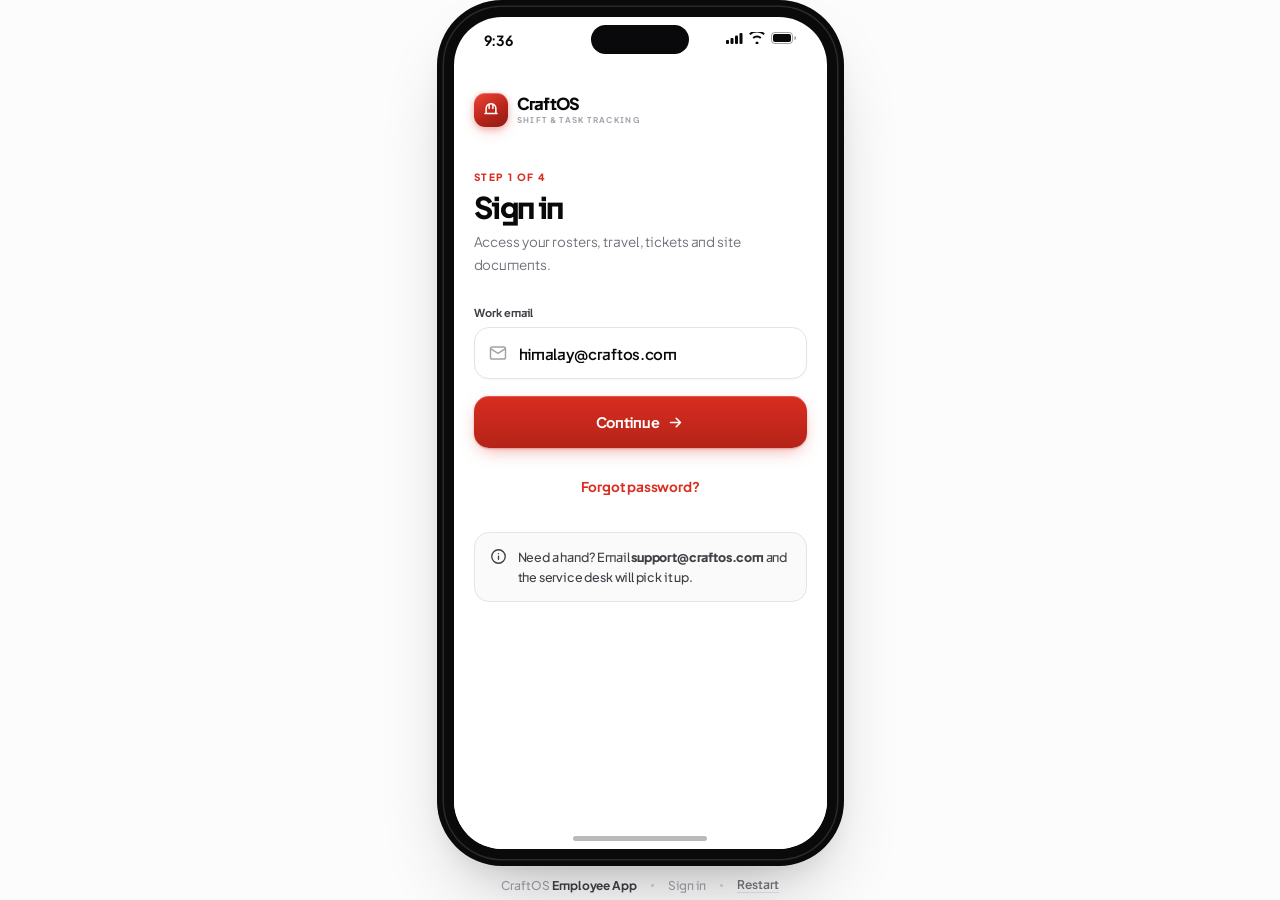
<file: craftos.html>
<!DOCTYPE html>
<html lang="en">
<head>
<meta charset="UTF-8">
<meta name="viewport" content="width=device-width, initial-scale=1.0">
<title>CraftOS — Employee App</title>
<link rel="preconnect" href="https://fonts.googleapis.com">
<link rel="preconnect" href="https://fonts.gstatic.com" crossorigin>
<link href="https://fonts.googleapis.com/css2?family=Plus+Jakarta+Sans:wght@400;500;600;700;800&family=JetBrains+Mono:wght@500;600&display=swap" rel="stylesheet">
<style>
/* ============ TOKENS ============ */
:root{
  --ink-900:#0D1117; --ink-800:#1A1F27; --ink-700:#2C333D; --ink-600:#454E5A;
  --ink-500:#69737F; --ink-400:#8D96A3; --ink-300:#B4BCC7; --ink-200:#DCE1E8;
  --ink-100:#EDF0F4; --ink-50:#F6F8FA; --white:#FFFFFF;

  --brand-700:#9E1F18; --brand-600:#BF2820; --brand-500:#DC332A; --brand-400:#EE5A50;
  --brand-100:#FBDCDA; --brand-50:#FEF2F1;

  --grn-600:#04794A; --grn-500:#0FA968; --grn-100:#C8F0DC; --grn-50:#EDFCF4;
  --amb-600:#A55A06; --amb-500:#E08704; --amb-100:#FCE7BC; --amb-50:#FFF9EC;
  --blu-600:#1257C4; --blu-500:#2B87F0; --blu-100:#D3E6FD; --blu-50:#EFF7FF;
  --vlt-600:#5B34C4; --vlt-100:#E2D9FB; --vlt-50:#F5F1FE;

  --r-xs:6px; --r-sm:10px; --r-md:14px; --r-lg:18px; --r-xl:24px; --r-full:999px;
  --sh-1:0 1px 2px rgba(13,17,23,.05);
  --sh-2:0 2px 8px rgba(13,17,23,.07),0 1px 2px rgba(13,17,23,.05);
  --sh-3:0 8px 24px rgba(13,17,23,.10),0 2px 6px rgba(13,17,23,.05);
  --sh-4:0 20px 48px rgba(13,17,23,.16),0 4px 12px rgba(13,17,23,.08);
  --ease:cubic-bezier(.32,.72,0,1);
  --fast:.18s var(--ease); --med:.32s var(--ease); --slow:.5s var(--ease);
}

*,*::before,*::after{box-sizing:border-box;margin:0;padding:0}
html,body{height:100%}
body{
  font-family:'Plus Jakarta Sans',-apple-system,BlinkMacSystemFont,sans-serif;
  background:#FFFFFF; color:var(--ink-900);
  -webkit-font-smoothing:antialiased; text-rendering:optimizeLegibility;
  display:flex; flex-direction:column; align-items:center; justify-content:center;
  min-height:100vh; padding:32px 16px; gap:18px;
}
button{font:inherit;color:inherit;background:none;border:none;cursor:pointer}
input,textarea,select{font:inherit;color:inherit}
ul{list-style:none}

/* ============ PHONE SHELL ============ */
.phone{
  position:relative; width:393px; height:852px; flex:none;
  background:var(--ink-900); border-radius:56px; padding:11px;
  box-shadow:
    0 0 0 2px #C9CED6,
    0 0 0 8px var(--ink-900),
    var(--sh-4);
}
.phone-screen{
  position:relative; width:100%; height:100%; overflow:hidden;
  background:var(--white); border-radius:45px; display:flex; flex-direction:column;
}
.notch{
  position:absolute; top:9px; left:50%; transform:translateX(-50%);
  width:104px; height:30px; background:var(--ink-900); border-radius:var(--r-full); z-index:900;
}
/* status bar */
.statusbar{
  flex:none; height:50px; padding:14px 30px 0; display:flex;
  align-items:flex-start; justify-content:space-between; z-index:800;
  font-size:14px; font-weight:700; letter-spacing:-.01em; color:var(--ink-900);
}
.statusbar.on-dark{color:#fff}
.sb-right{display:flex;align-items:center;gap:6px;margin-top:1px}

/* stage */
.stage{position:relative;flex:1;min-height:0;overflow:hidden}
.scr{
  position:absolute; inset:0; display:none; flex-direction:column;
  background:var(--white); overflow:hidden;
}
.scr.on{display:flex}
.scr.anim-in{animation:scrIn var(--med) both}
@keyframes scrIn{from{opacity:0;transform:translateX(14px)}to{opacity:1;transform:none}}
.scroll{flex:1;min-height:0;overflow-y:auto;overscroll-behavior:contain;-webkit-overflow-scrolling:touch}
.scroll::-webkit-scrollbar{width:0}
.pad{padding:20px}
.pb-safe{padding-bottom:34px}

/* home indicator */
.home-ind{
  position:absolute;bottom:8px;left:50%;transform:translateX(-50%);
  width:134px;height:5px;border-radius:var(--r-full);background:var(--ink-900);opacity:.28;z-index:850;pointer-events:none
}
.home-ind.on-dark{background:#fff;opacity:.5}

/* caption below phone */
.caption{
  display:flex;align-items:center;gap:14px;
  font-size:12.5px;color:var(--ink-400);font-weight:500;letter-spacing:.01em
}
.caption b{color:var(--ink-600);font-weight:600}
.cap-btn{
  color:var(--ink-500);font-size:12.5px;font-weight:600;
  border-bottom:1px solid var(--ink-200);transition:color var(--fast),border-color var(--fast)
}
.cap-btn:hover{color:var(--brand-500);border-color:var(--brand-300,var(--brand-400))}
.cap-dot{width:3px;height:3px;border-radius:50%;background:var(--ink-300)}

/* ============ APP BAR ============ */
.appbar{
  flex:none; display:flex; align-items:center; gap:12px;
  padding:6px 16px 14px; background:var(--white);
  border-bottom:1px solid var(--ink-100); z-index:60;
}
.appbar.flush{border-bottom:none;padding-bottom:6px}
.ab-title{font-size:19px;font-weight:800;letter-spacing:-.03em;flex:1}
.ab-sub{font-size:12px;color:var(--ink-400);font-weight:500;margin-top:1px}
.icon-btn{
  width:38px;height:38px;border-radius:var(--r-full);display:grid;place-items:center;
  color:var(--ink-700);position:relative;flex:none;
  transition:background var(--fast),color var(--fast),transform var(--fast);
}
.icon-btn:hover{background:var(--ink-50)}
.icon-btn:active{transform:scale(.92)}
.icon-btn.tint{color:var(--brand-500)}
.dot-badge{
  position:absolute;top:5px;right:5px;min-width:17px;height:17px;padding:0 5px;
  border-radius:var(--r-full);background:var(--brand-500);color:#fff;
  font-size:10px;font-weight:800;display:grid;place-items:center;
  border:2px solid var(--white);letter-spacing:-.02em;
}

/* brand lockup */
.brand{display:flex;align-items:center;gap:9px}
.brand-mark{
  width:32px;height:32px;border-radius:9px;flex:none;
  background:linear-gradient(145deg,var(--brand-500),var(--brand-700));
  display:grid;place-items:center;color:#fff;
  box-shadow:0 2px 8px rgba(220,51,42,.32);
}
.brand-name{font-size:16px;font-weight:800;letter-spacing:-.035em;line-height:1}
.brand-tag{
  font-size:8.5px;font-weight:700;letter-spacing:.14em;text-transform:uppercase;
  color:var(--ink-400);margin-top:3px;line-height:1;
}

/* ============ BUTTONS ============ */
.btn{
  display:inline-flex;align-items:center;justify-content:center;gap:8px;
  height:50px;padding:0 20px;border-radius:var(--r-md);
  font-size:14.5px;font-weight:700;letter-spacing:-.01em;
  transition:transform var(--fast),box-shadow var(--fast),background var(--fast),opacity var(--fast);
  white-space:nowrap;
}
.btn:active{transform:scale(.975)}
.btn-primary{background:var(--brand-500);color:#fff;box-shadow:0 2px 10px rgba(220,51,42,.26)}
.btn-primary:hover{background:var(--brand-600)}
.btn-dark{background:var(--ink-900);color:#fff}
.btn-ghost{background:var(--ink-50);color:var(--ink-700)}
.btn-ghost:hover{background:var(--ink-100)}
.btn-outline{border:1.5px solid var(--ink-200);color:var(--ink-700);background:var(--white)}
.btn-outline:hover{border-color:var(--ink-300);background:var(--ink-50)}
.btn-block{display:flex;width:100%}
.btn-sm{height:38px;padding:0 14px;font-size:13px;border-radius:var(--r-sm)}
.btn-xs{height:30px;padding:0 11px;font-size:11.5px;font-weight:700;border-radius:var(--r-xs)}
.btn[disabled]{opacity:.4;pointer-events:none}
.link{
  color:var(--brand-500);font-weight:700;font-size:13.5px;
  transition:opacity var(--fast);
}
.link:hover{opacity:.7}
.link-muted{color:var(--ink-400);font-size:12.5px;font-weight:600;text-decoration:underline;text-underline-offset:3px;text-decoration-color:var(--ink-200)}
.link-muted:hover{color:var(--ink-600)}

/* FAB */
.fab{
  position:absolute;right:18px;bottom:96px;width:54px;height:54px;border-radius:var(--r-full);
  background:var(--brand-500);color:#fff;display:grid;place-items:center;z-index:70;
  box-shadow:0 6px 18px rgba(220,51,42,.4);
  transition:transform var(--fast),box-shadow var(--fast);
}
.fab:hover{box-shadow:0 8px 24px rgba(220,51,42,.5)}
.fab:active{transform:scale(.9)}

/* ============ TYPE ============ */
.h1{font-size:26px;font-weight:800;letter-spacing:-.04em;line-height:1.15}
.h2{font-size:20px;font-weight:800;letter-spacing:-.032em;line-height:1.2}
.h3{font-size:15.5px;font-weight:700;letter-spacing:-.02em}
.body{font-size:13.5px;line-height:1.62;color:var(--ink-500)}
.small{font-size:12px;color:var(--ink-400);font-weight:500}
.mono{font-family:'JetBrains Mono',monospace;letter-spacing:-.02em}
.eyebrow{
  font-size:10.5px;font-weight:800;letter-spacing:.13em;text-transform:uppercase;color:var(--brand-500)
}

/* ============ CARDS ============ */
.card{
  background:var(--white);border:1px solid var(--ink-100);border-radius:var(--r-lg);
  box-shadow:var(--sh-1);overflow:hidden;
}
.card-pad{padding:16px}
.card-int{
  transition:transform var(--fast),box-shadow var(--fast),border-color var(--fast);
  cursor:pointer;
}
.card-int:hover{box-shadow:var(--sh-3);border-color:var(--ink-200);transform:translateY(-1px)}
.card-int:active{transform:translateY(0) scale(.995)}

/* ============ BADGES / PILLS ============ */
.badge{
  display:inline-flex;align-items:center;gap:5px;height:22px;padding:0 9px;
  border-radius:var(--r-xs);font-size:10.5px;font-weight:800;letter-spacing:.02em;
  text-transform:uppercase;white-space:nowrap;
}
.b-grn{background:var(--grn-50);color:var(--grn-600)}
.b-amb{background:var(--amb-50);color:var(--amb-600)}
.b-blu{background:var(--blu-50);color:var(--blu-600)}
.b-red{background:var(--brand-50);color:var(--brand-600)}
.b-vlt{background:var(--vlt-50);color:var(--vlt-600)}
.b-gry{background:var(--ink-100);color:var(--ink-600)}
.b-dark{background:var(--ink-900);color:#fff}

.tag{
  display:inline-flex;align-items:center;height:20px;padding:0 8px;border-radius:var(--r-xs);
  background:var(--ink-100);color:var(--ink-600);font-size:10.5px;font-weight:700;letter-spacing:.01em;
}

/* ============ FILTER BAR ============ */
.filterbar{
  flex:none;display:flex;align-items:center;gap:8px;padding:0 16px 12px;background:var(--white);
}
.seg{
  display:flex;background:var(--ink-50);border-radius:var(--r-sm);padding:3px;gap:2px;flex:1;
  border:1px solid var(--ink-100);
}
.seg-btn{
  flex:1;height:34px;border-radius:7px;font-size:12.5px;font-weight:700;color:var(--ink-500);
  letter-spacing:-.01em;transition:all var(--fast);white-space:nowrap;padding:0 8px;
}
.seg-btn.on{background:var(--white);color:var(--ink-900);box-shadow:var(--sh-1)}
.seg-btn .cnt{opacity:.55;font-weight:600;margin-left:3px}

/* dropdown filter */
.dd{position:relative;flex:none}
.dd-btn{
  display:flex;align-items:center;gap:7px;height:40px;padding:0 13px;border-radius:var(--r-sm);
  background:var(--white);border:1px solid var(--ink-200);font-size:12.5px;font-weight:700;
  color:var(--ink-700);transition:all var(--fast);white-space:nowrap;
}
.dd-btn:hover{border-color:var(--ink-300);background:var(--ink-50)}
.dd-btn.active-f{border-color:var(--brand-400);color:var(--brand-600);background:var(--brand-50)}
.dd-btn .chev{transition:transform var(--med);flex:none}
.dd.open .chev{transform:rotate(180deg)}
.dd-menu{
  position:absolute;top:calc(100% + 6px);right:0;min-width:186px;z-index:120;
  background:var(--white);border:1px solid var(--ink-100);border-radius:var(--r-md);
  box-shadow:var(--sh-4);padding:6px;
  opacity:0;transform:translateY(-6px) scale(.97);pointer-events:none;
  transform-origin:top right;transition:all var(--med);
}
.dd.open .dd-menu{opacity:1;transform:none;pointer-events:auto}
.dd-item{
  display:flex;align-items:center;justify-content:space-between;gap:10px;width:100%;
  height:38px;padding:0 11px;border-radius:8px;font-size:13px;font-weight:600;
  color:var(--ink-700);text-align:left;transition:background var(--fast);
}
.dd-item:hover{background:var(--ink-50)}
.dd-item.on{background:var(--brand-50);color:var(--brand-600);font-weight:700}
.dd-item .tick{opacity:0;color:var(--brand-500);flex:none}
.dd-item.on .tick{opacity:1}
.dd-sep{height:1px;background:var(--ink-100);margin:5px 8px}

.result-inline{font-size:11.5px;color:var(--ink-400);font-weight:600;white-space:nowrap}
.result-inline b{color:var(--ink-700);font-weight:800}
.result-line{
  padding:0 16px 12px;font-size:11.5px;color:var(--ink-400);font-weight:600;
}
.result-line b{color:var(--ink-700);font-weight:800}

/* ============ EMPTY STATE ============ */
.empty{
  display:flex;flex-direction:column;align-items:center;justify-content:center;
  text-align:center;padding:56px 34px;gap:6px;
}
.empty-ic{
  width:66px;height:66px;border-radius:20px;background:var(--ink-50);
  display:grid;place-items:center;color:var(--ink-300);margin-bottom:12px;
  border:1px solid var(--ink-100);
}
.empty h4{font-size:15.5px;font-weight:700;letter-spacing:-.02em}
.empty p{font-size:12.5px;color:var(--ink-400);line-height:1.6;max-width:230px}


/* ============ FORMS ============ */
.field{margin-bottom:15px}
.label{
  display:block;font-size:11.5px;font-weight:700;letter-spacing:.02em;
  color:var(--ink-600);margin-bottom:7px;
}
.label .req{color:var(--brand-500);margin-left:2px}
.input-wrap{position:relative;display:flex;align-items:center}
.input{
  width:100%;height:50px;padding:0 15px;border-radius:var(--r-md);
  background:var(--white);border:1.5px solid var(--ink-200);
  font-size:14.5px;font-weight:600;letter-spacing:-.01em;color:var(--ink-900);
  transition:border-color var(--fast),box-shadow var(--fast),background var(--fast);
}
.input::placeholder{color:var(--ink-300);font-weight:500}
.input:focus{outline:none;border-color:var(--brand-400);box-shadow:0 0 0 3.5px var(--brand-50)}
.input.has-ic{padding-left:44px}
.input.has-tr{padding-right:46px}
.input-ic{position:absolute;left:15px;color:var(--ink-400);pointer-events:none;display:flex}
.input-tr{position:absolute;right:8px;width:34px;height:34px;border-radius:8px;display:grid;place-items:center;color:var(--ink-400);transition:all var(--fast)}
.input-tr:hover{background:var(--ink-50);color:var(--ink-700)}
textarea.input{height:auto;min-height:88px;padding:13px 15px;line-height:1.55;resize:none;font-weight:500}
.input.err{border-color:var(--brand-500);background:var(--brand-50)}
.input.err:focus{box-shadow:0 0 0 3.5px var(--brand-100)}
.err-msg{
  display:flex;align-items:center;gap:5px;margin-top:6px;
  font-size:11.5px;font-weight:600;color:var(--brand-600);
}
.counter{text-align:right;font-size:10.5px;color:var(--ink-300);font-weight:600;margin-top:5px}
.counter.warn{color:var(--brand-500)}

/* select styled as input */
.sel{
  width:100%;height:50px;padding:0 40px 0 15px;border-radius:var(--r-md);
  background:var(--white);border:1.5px solid var(--ink-200);
  font-size:14.5px;font-weight:600;color:var(--ink-900);appearance:none;cursor:pointer;
  background-image:url("data:image/svg+xml,%3Csvg xmlns='http://www.w3.org/2000/svg' width='16' height='16' viewBox='0 0 24 24' fill='none' stroke='%238D96A3' stroke-width='2.5' stroke-linecap='round'%3E%3Cpath d='M6 9l6 6 6-6'/%3E%3C/svg%3E");
  background-repeat:no-repeat;background-position:right 14px center;
  transition:border-color var(--fast),box-shadow var(--fast);
}
.sel:focus{outline:none;border-color:var(--brand-400);box-shadow:0 0 0 3.5px var(--brand-50)}
.sel.placeholder{color:var(--ink-300);font-weight:500}

/* password rules */
.rules{display:flex;flex-direction:column;gap:9px;margin-top:4px}
.rule{display:flex;align-items:center;gap:9px;font-size:12.5px;font-weight:600;color:var(--ink-400);transition:color var(--med)}
.rule .rbox{
  width:19px;height:19px;border-radius:var(--r-full);flex:none;display:grid;place-items:center;
  border:1.5px solid var(--ink-200);color:transparent;transition:all var(--med);
}
.rule.met{color:var(--grn-600)}
.rule.met .rbox{background:var(--grn-500);border-color:var(--grn-500);color:#fff}

/* OTP */
.otp{display:flex;gap:9px;justify-content:space-between}
.otp input{
  width:100%;height:58px;text-align:center;border-radius:var(--r-md);
  border:1.5px solid var(--ink-200);background:var(--white);
  font-family:'JetBrains Mono',monospace;font-size:21px;font-weight:600;color:var(--ink-900);
  transition:all var(--fast);
}
.otp input:focus{outline:none;border-color:var(--brand-500);box-shadow:0 0 0 3.5px var(--brand-50);transform:translateY(-1px)}
.otp input.filled{border-color:var(--ink-900);background:var(--ink-900);color:#fff}

/* stepper */
.stepper{display:flex;align-items:center;gap:0;padding:0 16px 16px}
.step{display:flex;align-items:center;flex:1}
.step:last-child{flex:none}
.step-dot{
  width:26px;height:26px;border-radius:var(--r-full);flex:none;display:grid;place-items:center;
  font-size:11px;font-weight:800;background:var(--ink-100);color:var(--ink-400);
  transition:all var(--med);
}
.step.done .step-dot{background:var(--grn-500);color:#fff}
.step.now .step-dot{background:var(--brand-500);color:#fff;box-shadow:0 0 0 4px var(--brand-50)}
.step-line{flex:1;height:2px;background:var(--ink-100);margin:0 6px;border-radius:2px;transition:background var(--slow)}
.step.done .step-line{background:var(--grn-500)}

/* checklist (setup) */
.chk-item{display:flex;gap:13px;padding:0}
.chk-rail{display:flex;flex-direction:column;align-items:center;flex:none}
.chk-dot{
  width:28px;height:28px;border-radius:var(--r-full);display:grid;place-items:center;flex:none;
  background:var(--ink-100);color:var(--ink-400);transition:all var(--med);
}
.chk-item.done .chk-dot{background:var(--grn-500);color:#fff}
.chk-item.now .chk-dot{background:var(--brand-500);color:#fff;box-shadow:0 0 0 4px var(--brand-50)}
.chk-line{width:2px;flex:1;min-height:16px;background:var(--ink-100);margin:4px 0;border-radius:2px}
.chk-item.done .chk-line{background:var(--grn-500)}
.chk-body{flex:1;padding-bottom:18px}
.chk-title{font-size:14px;font-weight:700;letter-spacing:-.02em;color:var(--ink-400);transition:color var(--med);padding-top:5px}
.chk-item.done .chk-title,.chk-item.now .chk-title{color:var(--ink-900)}

/* ============ BOTTOM NAV ============ */
.botnav{
  flex:none;display:flex;align-items:center;justify-content:space-around;
  padding:8px 6px 26px;background:rgba(255,255,255,.88);backdrop-filter:blur(20px) saturate(180%);
  border-top:1px solid var(--ink-100);z-index:60;
}
.nav-btn{
  display:flex;flex-direction:column;align-items:center;gap:4px;padding:5px 8px;
  color:var(--ink-400);position:relative;flex:1;transition:color var(--fast);
}
.nav-btn span{font-size:9.5px;font-weight:700;letter-spacing:-.01em}
.nav-btn.on{color:var(--brand-500)}
.nav-btn:active{transform:scale(.93)}
.nav-dot{
  position:absolute;top:2px;right:calc(50% - 15px);width:7px;height:7px;border-radius:50%;
  background:var(--brand-500);border:1.5px solid var(--white);
}

/* ============ DRAWER ============ */
.scrim{
  position:absolute;inset:0;background:rgba(13,17,23,.42);backdrop-filter:blur(2px);
  opacity:0;pointer-events:none;transition:opacity var(--med);z-index:400;
}
.scrim.on{opacity:1;pointer-events:auto}
.drawer{
  position:absolute;top:0;right:0;bottom:0;width:290px;background:var(--white);
  z-index:410;transform:translateX(100%);transition:transform var(--med);
  display:flex;flex-direction:column;box-shadow:var(--sh-4);
}
.drawer.on{transform:none}
.dr-head{padding:52px 20px 18px;border-bottom:1px solid var(--ink-100);display:flex;align-items:center;gap:12px}
.avatar{
  width:46px;height:46px;border-radius:var(--r-full);flex:none;display:grid;place-items:center;
  background:linear-gradient(145deg,var(--ink-700),var(--ink-900));color:#fff;
  font-size:15px;font-weight:800;letter-spacing:-.03em;
}
.avatar.sm{width:36px;height:36px;font-size:12px}
.dr-list{flex:1;overflow-y:auto;padding:10px}
.dr-list::-webkit-scrollbar{width:0}
.dr-item{
  display:flex;align-items:center;gap:13px;width:100%;height:46px;padding:0 12px;
  border-radius:var(--r-sm);font-size:14px;font-weight:600;color:var(--ink-700);
  text-align:left;transition:all var(--fast);
}
.dr-item:hover{background:var(--ink-50)}
.dr-item.on{background:var(--brand-50);color:var(--brand-600);font-weight:700}
.dr-item .ic{flex:none;opacity:.85}
.dr-item .badge-n{
  margin-left:auto;min-width:20px;height:20px;padding:0 6px;border-radius:var(--r-full);
  background:var(--brand-500);color:#fff;font-size:10.5px;font-weight:800;display:grid;place-items:center;
}
.dr-foot{padding:10px;border-top:1px solid var(--ink-100)}

/* ============ MODAL / SHEET ============ */
.sheet{
  position:absolute;left:0;right:0;bottom:0;z-index:420;background:var(--white);
  border-radius:var(--r-xl) var(--r-xl) 0 0;transform:translateY(101%);
  transition:transform var(--med);display:flex;flex-direction:column;max-height:88%;
  box-shadow:0 -8px 40px rgba(13,17,23,.18);
}
.sheet.on{transform:none}
.sheet-grip{width:38px;height:4px;border-radius:2px;background:var(--ink-200);margin:10px auto 0;flex:none}
.sheet-head{
  display:flex;align-items:flex-start;gap:12px;padding:16px 20px 14px;flex:none;
  border-bottom:1px solid var(--ink-100);
}
.sheet-head .t{flex:1}
.sheet-body{overflow-y:auto;padding:18px 20px;flex:1;min-height:0}
.sheet-body::-webkit-scrollbar{width:0}
.sheet-foot{
  flex:none;display:flex;gap:10px;padding:14px 20px 26px;border-top:1px solid var(--ink-100);
  background:var(--white);
}
.x-btn{
  width:32px;height:32px;border-radius:var(--r-full);display:grid;place-items:center;
  background:var(--ink-50);color:var(--ink-500);flex:none;transition:all var(--fast);
}
.x-btn:hover{background:var(--ink-100);color:var(--ink-900)}

/* centered popover modal */
.pop-wrap{
  position:absolute;inset:0;z-index:420;display:grid;place-items:center;padding:24px;
  opacity:0;pointer-events:none;transition:opacity var(--med);
}
.pop-wrap.on{opacity:1;pointer-events:auto}
.pop{
  width:100%;background:var(--white);border-radius:var(--r-xl);overflow:hidden;
  box-shadow:var(--sh-4);transform:scale(.94);transition:transform var(--med);
  display:flex;flex-direction:column;max-height:100%;
}
.pop-wrap.on .pop{transform:none}

/* ============ TOAST ============ */
.toast-zone{position:absolute;top:12px;left:14px;right:14px;z-index:500;display:flex;flex-direction:column;gap:8px;pointer-events:none}
.toast{
  display:flex;align-items:center;gap:11px;padding:13px 15px;border-radius:var(--r-md);
  background:var(--ink-900);color:#fff;box-shadow:var(--sh-4);
  font-size:13px;font-weight:600;letter-spacing:-.01em;
  animation:tIn var(--med) both;pointer-events:auto;
}
.toast .t-ic{width:22px;height:22px;border-radius:var(--r-full);display:grid;place-items:center;flex:none}
.toast.ok .t-ic{background:var(--grn-500)}
.toast.info .t-ic{background:var(--blu-500)}
.toast.warn .t-ic{background:var(--amb-500)}
.toast .t-act{margin-left:auto;display:flex;gap:4px;flex:none}
.toast .t-act button{
  font-size:11.5px;font-weight:800;letter-spacing:.03em;text-transform:uppercase;
  padding:5px 9px;border-radius:var(--r-xs);color:#fff;opacity:.75;transition:all var(--fast);
}
.toast .t-act button:hover{opacity:1;background:rgba(255,255,255,.14)}
.toast.out{animation:tOut var(--med) both}
@keyframes tIn{from{opacity:0;transform:translateY(-16px) scale(.96)}to{opacity:1;transform:none}}
@keyframes tOut{to{opacity:0;transform:translateY(-12px) scale(.97)}}


/* ============ CALENDAR ============ */
.cal-head{display:flex;align-items:center;justify-content:space-between;padding:2px 16px 14px}
.cal-nav{display:flex;align-items:center;gap:4px}
.cal-month{font-size:15.5px;font-weight:800;letter-spacing:-.028em;min-width:104px;text-align:center}
.cal-arrow{
  width:32px;height:32px;border-radius:var(--r-full);display:grid;place-items:center;
  color:var(--ink-600);background:var(--ink-50);transition:all var(--fast);
}
.cal-arrow:hover{background:var(--ink-100);color:var(--ink-900)}
.cal-arrow:active{transform:scale(.9)}
.cal-dow{
  display:grid;grid-template-columns:repeat(7,1fr);gap:2px;padding:0 12px 6px;
}
.cal-dow span{
  text-align:center;font-size:9.5px;font-weight:800;letter-spacing:.06em;
  color:var(--ink-300);text-transform:uppercase;
}
.cal-grid{display:grid;grid-template-columns:repeat(7,1fr);gap:2px;padding:0 12px}
.cal-cell{
  position:relative;aspect-ratio:1/1.16;border-radius:var(--r-sm);padding:5px 0 0;
  display:flex;flex-direction:column;align-items:center;gap:3px;
  transition:background var(--fast);cursor:pointer;
}
.cal-cell:hover{background:var(--ink-50)}
.cal-cell.out{opacity:.3;pointer-events:none}
.cal-num{
  font-size:12.5px;font-weight:600;color:var(--ink-700);width:24px;height:24px;
  display:grid;place-items:center;border-radius:var(--r-full);letter-spacing:-.02em;
  transition:all var(--fast);
}
.cal-cell.today .cal-num{background:var(--ink-900);color:#fff;font-weight:800}
.cal-cell.sel .cal-num{box-shadow:0 0 0 1.5px var(--brand-500);color:var(--brand-600);font-weight:800}
.cal-dots{display:flex;gap:2.5px;align-items:center;justify-content:center;flex-wrap:wrap;padding:0 2px}
.cal-dots i{width:5px;height:5px;border-radius:50%;display:block}
.d-roster{background:var(--blu-500)}
.d-train{background:var(--vlt-600)}
.d-leave{background:var(--amb-500)}
.d-onb{background:var(--grn-500)}
.d-pri{background:var(--brand-500)}
.cal-bar{
  position:absolute;left:1px;right:1px;bottom:4px;height:3px;border-radius:2px;background:var(--blu-500)
}
/* legend */
.legend{display:flex;flex-wrap:wrap;gap:10px 14px;padding:16px 18px 4px}
.lg{display:flex;align-items:center;gap:6px;font-size:10.5px;font-weight:700;color:var(--ink-500)}
.lg i{width:7px;height:7px;border-radius:50%;flex:none}

/* day agenda */
.agenda-head{
  display:flex;align-items:baseline;justify-content:space-between;gap:10px;
  padding:18px 18px 10px;
}
.agenda-head h4{font-size:13.5px;font-weight:800;letter-spacing:-.02em}

/* ============ EVENT / JOB CARDS ============ */
.job-card{border-radius:var(--r-lg);overflow:hidden;border:1px solid var(--ink-100);background:var(--white);box-shadow:var(--sh-1)}
.job-top{
  padding:13px 15px;display:flex;align-items:flex-start;gap:10px;
  background:linear-gradient(135deg,var(--ink-800),var(--ink-900));color:#fff;
}
.job-top.blue{background:linear-gradient(135deg,#1E5FBF,#0E3F8C)}
.job-top.slate{background:linear-gradient(135deg,#5A6472,#3E4652)}
.job-code{font-family:'JetBrains Mono',monospace;font-size:12px;font-weight:600;letter-spacing:-.03em;opacity:.95;line-height:1.35}
.job-site{font-size:10.5px;font-weight:700;letter-spacing:.07em;text-transform:uppercase;opacity:.62;margin-top:4px}
.job-body{padding:13px 15px}
.kv{display:flex;gap:10px;padding:6px 0;font-size:12.5px;line-height:1.45}
.kv dt{color:var(--ink-400);font-weight:700;min-width:82px;flex:none}
.kv dd{color:var(--ink-900);font-weight:600;flex:1}
.kv dd.hl{color:var(--brand-600);font-weight:800}
.job-foot{
  display:flex;align-items:center;gap:8px;padding:11px 15px;border-top:1px solid var(--ink-100);
  background:var(--ink-50);
}
.alert-strip{
  display:flex;align-items:center;gap:8px;padding:9px 15px;font-size:11.5px;font-weight:700;
}
.alert-strip.ok{background:var(--grn-50);color:var(--grn-600)}
.alert-strip.act{background:var(--amb-50);color:var(--amb-600)}
.alert-strip .n{
  margin-left:auto;min-width:19px;height:19px;padding:0 6px;border-radius:var(--r-full);
  background:var(--amb-500);color:#fff;font-size:10.5px;font-weight:800;display:grid;place-items:center;
}
.circ-btn{
  width:36px;height:36px;border-radius:var(--r-full);display:grid;place-items:center;flex:none;
  border:1.5px solid var(--ink-200);color:var(--ink-600);background:var(--white);
  transition:all var(--fast);
}
.circ-btn:hover{border-color:var(--ink-900);color:var(--ink-900);transform:scale(1.06)}
.circ-btn:active{transform:scale(.94)}
.circ-btn.grn{border-color:var(--grn-100);color:var(--grn-600)}
.circ-btn.grn:hover{border-color:var(--grn-500);background:var(--grn-50)}
.circ-btn.red{border-color:var(--brand-100);color:var(--brand-500)}
.circ-btn.red:hover{border-color:var(--brand-500);background:var(--brand-50)}
.circ-btn.blu{border-color:var(--blu-100);color:var(--blu-600)}
.circ-btn.blu:hover{border-color:var(--blu-500);background:var(--blu-50)}

/* ============ LIST ROWS ============ */
.row{
  display:flex;align-items:center;gap:12px;padding:13px 16px;
  transition:background var(--fast);cursor:pointer;width:100%;text-align:left;
}
.row:hover{background:var(--ink-50)}
.row:active{background:var(--ink-100)}
.row + .row{border-top:1px solid var(--ink-100)}
.row-main{flex:1;min-width:0}
.row-title{font-size:13.5px;font-weight:700;letter-spacing:-.02em;color:var(--ink-900);display:flex;align-items:center;gap:7px}
.row-sub{
  font-size:12px;color:var(--ink-400);font-weight:500;margin-top:3px;line-height:1.45;
  overflow:hidden;text-overflow:ellipsis;display:-webkit-box;-webkit-line-clamp:2;-webkit-box-orient:vertical;
}
.row-meta{display:flex;align-items:center;gap:7px;margin-top:7px;flex-wrap:wrap}
.row-time{font-size:10.5px;color:var(--ink-300);font-weight:600;flex:none;align-self:flex-start;padding-top:2px}
.unread-dot{width:8px;height:8px;border-radius:50%;background:var(--brand-500);flex:none}

/* notification card */
.nt{border:1px solid var(--ink-100);border-radius:var(--r-lg);overflow:hidden;background:var(--white);box-shadow:var(--sh-1)}
.nt.unread{border-color:var(--brand-100);background:var(--brand-50)}
.nt-top{display:flex;align-items:center;gap:8px;padding:10px 14px;border-bottom:1px solid var(--ink-100)}
.nt.unread .nt-top{border-color:var(--brand-100)}
.nt-when{font-size:10.5px;color:var(--ink-400);font-weight:600;font-style:italic}
.nt-rel{margin-left:auto;display:flex;align-items:center;gap:5px;font-size:10px;color:var(--ink-400);font-weight:600}
.nt-body{padding:13px 14px;background:var(--white)}
.nt-title{font-size:13.5px;font-weight:800;letter-spacing:-.022em;line-height:1.35;color:var(--ink-900)}
.nt-text{font-size:12.5px;line-height:1.6;color:var(--ink-500);margin-top:8px;font-weight:500}
.nt-foot{display:flex;align-items:center;gap:8px;padding:10px 14px;border-top:1px solid var(--ink-100);background:var(--ink-50)}

/* ============ CHAT ============ */
.chat-scroll{flex:1;min-height:0;overflow-y:auto;padding:18px 16px;display:flex;flex-direction:column;gap:12px;background:var(--ink-50)}
.chat-scroll::-webkit-scrollbar{width:0}
.chat-day{
  align-self:center;font-size:10.5px;font-weight:700;color:var(--ink-400);
  background:var(--white);padding:5px 12px;border-radius:var(--r-full);border:1px solid var(--ink-100);
}
.bub{
  max-width:80%;padding:11px 14px;border-radius:var(--r-lg);font-size:13.5px;line-height:1.5;
  font-weight:500;position:relative;animation:bubIn var(--med) both;
}
@keyframes bubIn{from{opacity:0;transform:translateY(8px) scale(.97)}to{opacity:1;transform:none}}
.bub.me{align-self:flex-end;background:var(--ink-900);color:#fff;border-bottom-right-radius:6px}
.bub.them{align-self:flex-start;background:var(--white);color:var(--ink-900);border:1px solid var(--ink-100);border-bottom-left-radius:6px}
.bub-time{display:flex;align-items:center;gap:4px;justify-content:flex-end;font-size:9.5px;font-weight:600;opacity:.55;margin-top:5px}
.bub.them .bub-time{justify-content:flex-start}
.composer{
  flex:none;display:flex;align-items:flex-end;gap:9px;padding:12px 14px 26px;
  background:var(--white);border-top:1px solid var(--ink-100);
}
.composer .input{height:44px;border-radius:var(--r-full);padding:0 17px;font-weight:500;font-size:13.5px}
.send-btn{
  width:44px;height:44px;border-radius:var(--r-full);background:var(--brand-500);color:#fff;
  display:grid;place-items:center;flex:none;transition:all var(--fast);
  box-shadow:0 2px 10px rgba(220,51,42,.3);
}
.send-btn:active{transform:scale(.9)}
.typing{display:flex;gap:3.5px;align-items:center;padding:3px 0}
.typing i{width:6px;height:6px;border-radius:50%;background:var(--ink-300);animation:tp 1.3s infinite}
.typing i:nth-child(2){animation-delay:.18s}
.typing i:nth-child(3){animation-delay:.36s}
@keyframes tp{0%,60%,100%{opacity:.3;transform:translateY(0)}30%{opacity:1;transform:translateY(-4px)}}

/* ============ TOUR ============ */
.tour{position:absolute;inset:0;display:flex;flex-direction:column;color:#fff;overflow:hidden}
.tour-bg{position:absolute;inset:0;transition:background var(--slow)}
.tour-inner{position:relative;z-index:2;flex:1;display:flex;flex-direction:column;align-items:center;justify-content:center;padding:40px 34px;text-align:center;gap:16px}
.tour-ic{
  width:86px;height:86px;border-radius:26px;display:grid;place-items:center;
  background:rgba(255,255,255,.14);border:1px solid rgba(255,255,255,.22);
  backdrop-filter:blur(8px);margin-bottom:6px;animation:tourIc var(--slow) both;
}
@keyframes tourIc{from{opacity:0;transform:scale(.8) translateY(10px)}to{opacity:1;transform:none}}
.tour-t{font-size:27px;font-weight:800;letter-spacing:-.04em;animation:tourUp var(--slow) .06s both}
.tour-d{font-size:14px;line-height:1.65;opacity:.86;font-weight:500;max-width:280px;animation:tourUp var(--slow) .12s both}
@keyframes tourUp{from{opacity:0;transform:translateY(12px)}to{opacity:1;transform:none}}
.tour-count{
  font-size:10.5px;font-weight:800;letter-spacing:.1em;padding:5px 12px;border-radius:var(--r-full);
  background:rgba(255,255,255,.16);border:1px solid rgba(255,255,255,.2);margin-top:4px;
}
.tour-foot{position:relative;z-index:2;flex:none;padding:0 26px 38px;display:flex;flex-direction:column;gap:20px;align-items:center}
.tour-dots{display:flex;gap:7px}
.tour-dots i{width:6px;height:6px;border-radius:50%;background:rgba(255,255,255,.32);transition:all var(--med);cursor:pointer}
.tour-dots i.on{background:#fff;width:22px;border-radius:3px}
.tour-ctl{display:flex;align-items:center;justify-content:space-between;width:100%;gap:12px}
.tour-skip{font-size:12.5px;font-weight:700;color:rgba(255,255,255,.7);transition:color var(--fast)}
.tour-skip:hover{color:#fff}
.tour-next{
  display:flex;align-items:center;gap:8px;height:46px;padding:0 22px;border-radius:var(--r-full);
  background:#fff;color:var(--ink-900);font-size:14px;font-weight:800;letter-spacing:-.02em;
  transition:transform var(--fast),box-shadow var(--fast);box-shadow:0 4px 16px rgba(0,0,0,.18);
}
.tour-next:active{transform:scale(.95)}
.tour-prev{
  width:44px;height:44px;border-radius:var(--r-full);display:grid;place-items:center;
  border:1px solid rgba(255,255,255,.28);color:#fff;transition:all var(--fast);
}
.tour-prev:hover{background:rgba(255,255,255,.14)}

/* ============ QR ============ */
.qr-box{
  width:172px;height:172px;margin:0 auto;padding:11px;background:#fff;border-radius:var(--r-lg);
  border:1px solid var(--ink-100);box-shadow:var(--sh-2);
}
.copy-row{
  display:flex;align-items:center;gap:10px;padding:12px 14px;border-radius:var(--r-md);
  background:var(--ink-50);border:1px solid var(--ink-100);
}
.copy-row .cr-main{flex:1;min-width:0}
.copy-row .cr-lbl{font-size:10px;font-weight:800;letter-spacing:.09em;text-transform:uppercase;color:var(--ink-400)}
.copy-row .cr-val{
  font-family:'JetBrains Mono',monospace;font-size:12.5px;font-weight:600;color:var(--ink-900);
  margin-top:4px;letter-spacing:-.02em;overflow:hidden;text-overflow:ellipsis;white-space:nowrap;
}
.bk-code{
  display:flex;align-items:center;gap:10px;padding:11px 14px;border-radius:var(--r-sm);
  background:var(--ink-50);border:1px solid var(--ink-100);
  font-family:'JetBrains Mono',monospace;font-size:14px;font-weight:600;letter-spacing:.04em;
}
.bk-code .n{font-family:'Plus Jakarta Sans';font-size:10.5px;font-weight:800;color:var(--ink-300);width:14px}

/* callout */
.callout{
  display:flex;gap:11px;padding:13px 14px;border-radius:var(--r-md);font-size:12.5px;
  line-height:1.55;font-weight:500;
}
.callout .co-ic{flex:none;margin-top:1px}
.co-blu{background:var(--blu-50);color:var(--blu-600);border:1px solid var(--blu-100)}
.co-amb{background:var(--amb-50);color:var(--amb-600);border:1px solid var(--amb-100)}
.co-grn{background:var(--grn-50);color:var(--grn-600);border:1px solid var(--grn-100)}
.co-gry{background:var(--ink-50);color:var(--ink-600);border:1px solid var(--ink-100)}
.callout b{font-weight:800}

/* profile table */
.ptab{border:1px solid var(--ink-100);border-radius:var(--r-lg);overflow:hidden;background:var(--white);box-shadow:var(--sh-1)}
.prow{padding:11px 15px;display:flex;flex-direction:column;gap:3px}
.prow + .prow{border-top:1px solid var(--ink-100)}
.prow dt{font-size:10px;font-weight:800;letter-spacing:.1em;text-transform:uppercase;color:var(--ink-400)}
.prow dd{font-size:14px;font-weight:600;letter-spacing:-.02em;color:var(--ink-900);word-break:break-word}
.prow dd.na{color:var(--ink-300);font-weight:500;font-style:italic}

/* doc row */
.doc{display:flex;align-items:center;gap:12px;padding:13px 15px;width:100%;text-align:left;transition:background var(--fast)}
.doc:hover{background:var(--ink-50)}
.doc + .doc{border-top:1px solid var(--ink-100)}
.doc-ic{width:40px;height:40px;border-radius:var(--r-sm);display:grid;place-items:center;flex:none}

/* qualification card */
.ql{padding:14px 15px;display:flex;gap:12px;align-items:flex-start}
.ql + .ql{border-top:1px solid var(--ink-100)}
.ql-ic{width:42px;height:42px;border-radius:12px;display:grid;place-items:center;flex:none}
.expiry-bar{display:block;height:4px;border-radius:2px;background:var(--ink-100);overflow:hidden;margin-top:9px}
.expiry-bar i{display:block;height:100%;border-radius:2px}

/* date range picker */
.dp-head{display:flex;align-items:center;justify-content:space-between;padding:0 4px 12px}
.dp-grid{display:grid;grid-template-columns:repeat(7,1fr);gap:3px}
.dp-dow{text-align:center;font-size:9.5px;font-weight:800;letter-spacing:.05em;color:var(--ink-300);text-transform:uppercase;padding-bottom:6px}
.dp-cell{
  aspect-ratio:1;border-radius:9px;display:grid;place-items:center;font-size:12.5px;font-weight:600;
  color:var(--ink-700);transition:all var(--fast);position:relative;
}
.dp-cell:hover{background:var(--ink-50)}
.dp-cell.out{opacity:.26;pointer-events:none}
.dp-cell.in-range{background:var(--brand-50);border-radius:0;color:var(--brand-600);font-weight:700}
.dp-cell.edge{background:var(--brand-500);color:#fff;font-weight:800;border-radius:9px;z-index:2}
.dp-cell.edge.start{border-radius:9px 0 0 9px}
.dp-cell.edge.end{border-radius:0 9px 9px 0}
.dp-cell.edge.only{border-radius:9px}
.range-pill{
  display:flex;align-items:center;gap:10px;padding:12px 14px;border-radius:var(--r-md);
  background:var(--ink-900);color:#fff;
}
.range-pill .rp{flex:1}
.range-pill .rp-l{font-size:9.5px;font-weight:800;letter-spacing:.1em;text-transform:uppercase;opacity:.55}
.range-pill .rp-v{font-size:14px;font-weight:700;letter-spacing:-.02em;margin-top:3px}
.range-pill .rp-v.dim{opacity:.4;font-weight:500}

/* upload zone */
.upload{
  display:flex;flex-direction:column;align-items:center;gap:7px;padding:24px 16px;
  border:1.5px dashed var(--ink-200);border-radius:var(--r-md);background:var(--ink-50);
  transition:all var(--fast);cursor:pointer;text-align:center;
}
.upload:hover{border-color:var(--brand-400);background:var(--brand-50)}
.upload .up-ic{color:var(--ink-300);transition:color var(--fast)}
.upload:hover .up-ic{color:var(--brand-500)}

/* misc */
.divider{height:1px;background:var(--ink-100);margin:16px 0}
.stack{display:flex;flex-direction:column}
.gap6{gap:6px}.gap8{gap:8px}.gap10{gap:10px}.gap12{gap:12px}.gap14{gap:14px}.gap16{gap:16px}.gap20{gap:20px}
.rowf{display:flex;align-items:center}
.between{justify-content:space-between}
.mt4{margin-top:4px}.mt8{margin-top:8px}.mt12{margin-top:12px}.mt16{margin-top:16px}.mt20{margin-top:20px}.mt24{margin-top:24px}
.mb4{margin-bottom:4px}.mb8{margin-bottom:8px}.mb12{margin-bottom:12px}.mb16{margin-bottom:16px}.mb20{margin-bottom:20px}
.tc{text-align:center}
.grow{flex:1}


/* ═══════════════════════════════════════════════════════════
   REFINEMENT LAYER — typography, depth, motion
   ═══════════════════════════════════════════════════════════ */
:root{
  /* neutral ramp: near-achromatic, high-end feel */
  --ink-900:#09090B; --ink-800:#18181B; --ink-700:#27272A; --ink-600:#3F3F46;
  --ink-500:#71717A; --ink-400:#A1A1AA; --ink-300:#D4D4D8; --ink-200:#E4E4E7;
  --ink-100:#F1F1F3; --ink-50:#FAFAFA;

  /* brand: deeper, less candy */
  --brand-700:#8C1D18; --brand-600:#B42318; --brand-500:#D92D20; --brand-400:#F04438;
  --brand-100:#FEE4E2; --brand-50:#FEF3F2;

  --grn-600:#067647; --grn-500:#17B26A; --grn-100:#DCFAE6; --grn-50:#F0FDF4;
  --amb-600:#B54708; --amb-500:#F79009; --amb-100:#FEF0C7; --amb-50:#FFFCF5;
  --blu-600:#175CD3; --blu-500:#2E90FA; --blu-100:#D1E9FF; --blu-50:#F5FAFF;
  --vlt-600:#5925DC; --vlt-100:#E9D7FE; --vlt-50:#F9F5FF;

  /* radii — larger, softer */
  --r-xs:7px; --r-sm:11px; --r-md:15px; --r-lg:20px; --r-xl:26px;

  /* layered ambient depth, never a single hard drop */
  --sh-1:0 1px 2px rgba(9,9,11,.04);
  --sh-2:0 1px 3px rgba(9,9,11,.05), 0 4px 12px -3px rgba(9,9,11,.05);
  --sh-3:0 2px 6px rgba(9,9,11,.04), 0 12px 28px -8px rgba(9,9,11,.10);
  --sh-4:0 4px 14px rgba(9,9,11,.06), 0 28px 64px -16px rgba(9,9,11,.20);

  /* motion */
  --spring:cubic-bezier(.34,1.4,.64,1);
  --out:cubic-bezier(.16,1,.3,1);
  --ease:cubic-bezier(.4,0,.2,1);
  --fast:.16s var(--out); --med:.34s var(--out); --slow:.55s var(--out);
}

body{
  background:#FCFCFD;
  font-feature-settings:'ss01' 1,'cv11' 1;
  letter-spacing:-.011em;
}

/* ── numerals: tabular wherever data aligns ── */
.cal-num,.kv dd,.prow dd,.dp-cell,.mono,.bk-code,.cr-val,
.seg-btn .cnt,.dot-badge,.badge-n,.result-inline b,.result-line b{
  font-variant-numeric:tabular-nums;
}

/* ── PHONE: thinner, more precise bezel ── */
.phone{
  border-radius:58px; padding:10px;
  background:#0A0A0B;
  box-shadow:
    0 0 0 1.5px #2A2A2E,
    0 0 0 7px #0A0A0B,
    0 0 0 8.5px rgba(255,255,255,.10),
    0 2px 8px rgba(9,9,11,.10),
    0 40px 80px -24px rgba(9,9,11,.30),
    0 12px 32px -12px rgba(9,9,11,.16);
}
.phone-screen{border-radius:48px;transition:background var(--slow)}
.notch{width:98px;height:29px;top:8px}

/* ── TYPE: sharper hierarchy ── */
.h1{font-size:30px;font-weight:800;letter-spacing:-.045em;line-height:1.08}
.h2{font-size:21px;font-weight:800;letter-spacing:-.038em;line-height:1.16}
.h3{font-size:15px;font-weight:700;letter-spacing:-.024em;line-height:1.3}
.body{font-size:13.5px;line-height:1.66;color:var(--ink-500);letter-spacing:-.008em}
.small{font-size:11.5px;color:var(--ink-400);font-weight:500;letter-spacing:-.005em}
.eyebrow{font-size:10px;font-weight:800;letter-spacing:.16em;color:var(--brand-500)}
.label{
  font-size:11px;font-weight:700;letter-spacing:.01em;color:var(--ink-600);
  margin-bottom:8px;
}

/* ── APP BAR: quieter, more air ── */
.appbar{
  padding:8px 18px 16px; border-bottom:none; gap:10px;
  position:relative;
}
.appbar::after{
  content:''; position:absolute; left:18px; right:18px; bottom:0; height:1px;
  background:linear-gradient(90deg,transparent,var(--ink-200) 12%,var(--ink-200) 88%,transparent);
}
.appbar.flush::after{display:none}
.ab-title{font-size:20px;font-weight:800;letter-spacing:-.038em;line-height:1.2}
.ab-sub{font-size:11.5px;color:var(--ink-400);font-weight:500;margin-top:3px;letter-spacing:-.005em}
.icon-btn{width:40px;height:40px;transition:background var(--fast),color var(--fast),transform .3s var(--spring)}
.icon-btn:hover{background:var(--ink-100)}
.icon-btn:active{transform:scale(.88)}
.dot-badge{
  min-width:18px;height:18px;font-size:10px;top:3px;right:3px;
  box-shadow:0 2px 6px rgba(217,45,32,.4);
}

/* brand mark: subtle inner light */
.brand-mark{
  border-radius:11px; width:34px; height:34px;
  background:linear-gradient(150deg,var(--brand-400),var(--brand-600) 60%,var(--brand-700));
  box-shadow:
    inset 0 1px 0 rgba(255,255,255,.28),
    0 2px 6px rgba(217,45,32,.30),
    0 6px 16px -4px rgba(217,45,32,.28);
}
.brand-name{font-size:16.5px;letter-spacing:-.045em}
.brand-tag{font-size:8px;letter-spacing:.17em;color:var(--ink-400);margin-top:4px}

/* ── BUTTONS: crisper, springier ── */
.btn{
  height:52px;border-radius:var(--r-md);font-size:14.5px;font-weight:700;letter-spacing:-.018em;
  transition:transform .3s var(--spring),box-shadow var(--fast),background var(--fast),opacity var(--fast);
}
.btn:active{transform:scale(.965)}
.btn-primary{
  background:linear-gradient(180deg,var(--brand-500),var(--brand-600));
  box-shadow:
    inset 0 1px 0 rgba(255,255,255,.20),
    0 1px 2px rgba(180,35,24,.30),
    0 6px 18px -6px rgba(217,45,32,.50);
}
.btn-primary:hover{
  background:linear-gradient(180deg,var(--brand-600),var(--brand-700));
  box-shadow:inset 0 1px 0 rgba(255,255,255,.16),0 2px 4px rgba(180,35,24,.28),0 10px 26px -8px rgba(217,45,32,.52);
}
.btn-dark{
  background:linear-gradient(180deg,var(--ink-800),var(--ink-900));
  box-shadow:inset 0 1px 0 rgba(255,255,255,.10),0 6px 18px -8px rgba(9,9,11,.5);
}
.btn-outline{border:1px solid var(--ink-200);box-shadow:var(--sh-1)}
.btn-ghost{background:var(--ink-100)}
.btn-sm{height:40px;border-radius:var(--r-sm)}
.btn-xs{height:31px;border-radius:var(--r-xs);font-size:11.5px;letter-spacing:-.005em}
.link{font-weight:700;letter-spacing:-.015em}

/* FAB: floating, with proper ambient light */
.fab{
  width:56px;height:56px;bottom:100px;right:20px;
  background:linear-gradient(160deg,var(--brand-400),var(--brand-600));
  box-shadow:
    inset 0 1px 0 rgba(255,255,255,.26),
    0 2px 6px rgba(180,35,24,.28),
    0 12px 28px -8px rgba(217,45,32,.55);
  transition:transform .4s var(--spring),box-shadow var(--med);
}
@keyframes fabIn{from{opacity:0;transform:scale(.4) translateY(14px)}to{opacity:1;transform:none}}
.fab:hover{transform:translateY(-2px) scale(1.04);box-shadow:inset 0 1px 0 rgba(255,255,255,.26),0 4px 10px rgba(180,35,24,.26),0 18px 38px -10px rgba(217,45,32,.6)}
.fab:active{transform:scale(.92)}

/* ── CARDS: shadow-led, not border-led ── */
.card{
  border:none; border-radius:var(--r-lg);
  box-shadow:0 0 0 1px rgba(9,9,11,.05), var(--sh-2);
}
.card-int{transition:transform .34s var(--spring),box-shadow var(--med)}
.card-int:hover{transform:translateY(-2px);box-shadow:0 0 0 1px rgba(9,9,11,.06), var(--sh-3)}
.card-int:active{transform:translateY(0) scale(.985)}
.card-pad{padding:17px}

/* ── BADGES: softer, better optical size ── */
.badge{
  height:21px;padding:0 8px;border-radius:6px;font-size:10px;font-weight:800;
  letter-spacing:.05em;
}
.tag{height:21px;padding:0 8px;border-radius:6px;font-size:10px;font-weight:700;letter-spacing:.02em;background:var(--ink-100);color:var(--ink-500)}

/* ── FILTERS ── */
.filterbar{padding:14px 18px 12px;gap:10px}
.seg{
  background:var(--ink-100);border:none;padding:3px;border-radius:12px;
  box-shadow:inset 0 1px 2px rgba(9,9,11,.04);
}
.seg-btn{
  height:34px;border-radius:9px;font-size:12.5px;font-weight:700;letter-spacing:-.015em;
  transition:color var(--fast),background var(--med),box-shadow var(--med),transform var(--fast);
}
.seg-btn.on{
  background:#fff;color:var(--ink-900);
  box-shadow:0 0 0 1px rgba(9,9,11,.05),0 1px 3px rgba(9,9,11,.10),0 2px 8px -2px rgba(9,9,11,.08);
}
.seg-btn:active{transform:scale(.97)}
.dd-btn{
  height:40px;border-radius:11px;border:1px solid var(--ink-200);
  box-shadow:var(--sh-1);font-size:12.5px;letter-spacing:-.015em;
  transition:all var(--fast);
}
.dd-btn:hover{box-shadow:var(--sh-2);border-color:var(--ink-300)}
.dd-btn.active-f{
  background:var(--ink-900);border-color:var(--ink-900);color:#fff;
  box-shadow:0 2px 8px -2px rgba(9,9,11,.4);
}
.dd-menu{
  border:none;border-radius:16px;padding:7px;min-width:198px;
  box-shadow:0 0 0 1px rgba(9,9,11,.06), var(--sh-4);
  transform:translateY(-8px) scale(.95);
  transition:opacity .22s var(--out),transform .28s var(--spring);
}
.dd-item{
  height:39px;border-radius:9px;font-size:13px;letter-spacing:-.015em;
  transition:background var(--fast),color var(--fast);
}
.dd-item.on{background:var(--ink-900);color:#fff}
.dd-item.on .tick{color:#fff}
.result-inline,.result-line{font-size:11px;letter-spacing:-.005em;color:var(--ink-400)}


/* ═══════════════════ MOTION ═══════════════════ */
@keyframes riseIn{from{opacity:0;transform:translateY(10px)}to{opacity:1;transform:none}}
@keyframes fadeIn{from{opacity:0}to{opacity:1}}

/* staggered list entrances — content arrives, it doesn't just appear */
.scr.fresh .job-card,
.scr.fresh .nt,
.scr.fresh .card > .row,
.scr.fresh .card > .doc,
.scr.fresh .card > .ql{
  animation:riseIn .44s var(--out) both;
}
.scr.fresh .job-card:nth-child(1),.scr.fresh .nt:nth-child(1){animation-delay:.02s}
.scr.fresh .job-card:nth-child(2),.scr.fresh .nt:nth-child(2){animation-delay:.07s}
.scr.fresh .job-card:nth-child(3),.scr.fresh .nt:nth-child(3){animation-delay:.12s}
.scr.fresh .job-card:nth-child(4),.scr.fresh .nt:nth-child(4){animation-delay:.17s}
.scr.fresh .job-card:nth-child(5),.scr.fresh .nt:nth-child(5){animation-delay:.22s}
.scr.fresh .job-card:nth-child(6),.scr.fresh .nt:nth-child(6){animation-delay:.27s}
.scr.fresh .card > .row:nth-child(1),.scr.fresh .card > .doc:nth-child(1),.scr.fresh .card > .ql:nth-child(1){animation-delay:.02s}
.scr.fresh .card > .row:nth-child(2),.scr.fresh .card > .doc:nth-child(2),.scr.fresh .card > .ql:nth-child(2){animation-delay:.06s}
.scr.fresh .card > .row:nth-child(3),.scr.fresh .card > .doc:nth-child(3),.scr.fresh .card > .ql:nth-child(3){animation-delay:.10s}
.scr.fresh .card > .row:nth-child(4),.scr.fresh .card > .doc:nth-child(4),.scr.fresh .card > .ql:nth-child(4){animation-delay:.14s}
.scr.fresh .card > .row:nth-child(5),.scr.fresh .card > .doc:nth-child(5){animation-delay:.18s}
.scr.fresh .card > .row:nth-child(6),.scr.fresh .card > .doc:nth-child(6){animation-delay:.22s}

.scr.anim-in{animation:scrIn .42s var(--out) both}
@keyframes scrIn{from{opacity:0;transform:translateX(18px)}to{opacity:1;transform:none}}

/* drawer items cascade in */
.drawer.on .dr-item{animation:drIn .4s var(--out) both;animation-delay:calc(.04s * var(--i,0) + .06s)}
@keyframes drIn{from{opacity:0;transform:translateX(16px)}to{opacity:1;transform:none}}

@media (prefers-reduced-motion:reduce){
  *,*::before,*::after{animation-duration:.01ms !important;animation-iteration-count:1 !important;transition-duration:.01ms !important}
}

/* ═══════════════════ HERO CARD ═══════════════════ */
.hero{
  position:relative;overflow:hidden;border-radius:var(--r-lg);color:#fff;
  background:linear-gradient(150deg,#232328 0%,#141418 52%,#08080A 100%);
  box-shadow:0 1px 2px rgba(9,9,11,.20),0 16px 40px -14px rgba(9,9,11,.45);
}
.hero::before{  /* light bloom */
  content:'';position:absolute;top:-96%;right:-30%;width:86%;height:200%;
  background:radial-gradient(closest-side,rgba(240,68,56,.34),rgba(217,45,32,.06) 62%,transparent 80%);
  pointer-events:none;
}
.hero::after{  /* top edge highlight */
  content:'';position:absolute;top:0;left:0;right:0;height:1px;
  background:linear-gradient(90deg,transparent,rgba(255,255,255,.20),transparent);
}
.hero-label{
  font-size:9.5px;font-weight:800;letter-spacing:.18em;text-transform:uppercase;
  color:rgba(255,255,255,.48);
}
.hero-num{
  font-size:40px;font-weight:800;letter-spacing:-.052em;line-height:1;
  margin-top:9px;font-variant-numeric:tabular-nums;color:#fff;
  text-shadow:0 1px 12px rgba(0,0,0,.28);
}
.hero-unit{font-size:14px;font-weight:600;letter-spacing:-.02em;opacity:.5;margin-left:5px}

/* ═══════════════════ CALENDAR ═══════════════════ */
.cal-head{padding:4px 18px 16px}
.cal-month{font-size:16px;font-weight:800;letter-spacing:-.038em;min-width:112px}
.cal-arrow{
  width:34px;height:34px;background:transparent;border:1px solid var(--ink-200);
  color:var(--ink-500);transition:all var(--fast);
}
.cal-arrow:hover{background:var(--ink-900);border-color:var(--ink-900);color:#fff}
.cal-dow{padding:0 14px 8px}
.cal-dow span{font-size:9.5px;letter-spacing:.11em;color:var(--ink-400);font-weight:800}
.cal-grid{padding:0 14px;gap:3px}
.cal-cell{border-radius:12px;transition:background var(--fast)}
.cal-num{
  font-size:13px;font-weight:600;width:28px;height:28px;letter-spacing:-.03em;
  transition:all .3s var(--spring);
}
.cal-cell:hover .cal-num{background:var(--ink-100)}
.cal-cell.today .cal-num{
  background:var(--ink-900);color:#fff;
  box-shadow:0 2px 8px -2px rgba(9,9,11,.5);
}
/* selection is a ring, not a fill — so it can coexist with "today" */
.cal-cell.sel .cal-num{
  box-shadow:0 0 0 2px var(--ink-900), 0 2px 8px -3px rgba(9,9,11,.4);
}
.cal-cell.sel.today .cal-num{
  box-shadow:0 0 0 3px #fff, 0 0 0 4px var(--ink-200);
}
.cal-cell.sel .cal-num{
  box-shadow:0 0 0 1.5px var(--ink-300);
}
.cal-dots i{width:4.5px;height:4.5px;box-shadow:0 1px 2px rgba(9,9,11,.14)}
.legend{padding:20px 18px 6px;display:grid;grid-template-columns:repeat(auto-fit,minmax(104px,1fr));gap:11px 6px}
.lg{font-size:10px;font-weight:700;color:var(--ink-400);letter-spacing:-.005em}
.lg i{width:6px;height:6px}
.agenda-head{padding:20px 18px 12px}
.agenda-head h4{font-size:13px;font-weight:800;letter-spacing:-.028em;text-transform:none}

/* ═══════════════════ JOB CARDS ═══════════════════ */
.job-card{
  border:none;border-radius:var(--r-lg);
  box-shadow:0 0 0 1px rgba(9,9,11,.05), var(--sh-2);
  transition:transform .34s var(--spring),box-shadow var(--med);
}
.job-card:hover{transform:translateY(-2px);box-shadow:0 0 0 1px rgba(9,9,11,.06), var(--sh-3)}
.job-top{
  padding:15px 17px;position:relative;overflow:hidden;
  background:linear-gradient(145deg,#27272A,#09090B);
}
.job-top::after{
  content:'';position:absolute;top:0;left:0;right:0;height:1px;
  background:linear-gradient(90deg,transparent,rgba(255,255,255,.16),transparent);
}
.job-top.blue{background:linear-gradient(145deg,#2E90FA,#175CD3)}
.job-top.slate{background:linear-gradient(145deg,#52525B,#27272A)}
.job-code{
  font-size:10.5px;font-weight:600;letter-spacing:.02em;opacity:.62;
  text-transform:uppercase;
}
.job-site{font-size:9.5px;letter-spacing:.14em;opacity:.5;margin-top:5px}
.job-body{padding:14px 17px}
.kv{padding:5px 0;font-size:12.5px}
.kv dt{color:var(--ink-400);font-weight:600;min-width:86px;font-size:11.5px;letter-spacing:-.005em}
.kv dd{font-weight:650;letter-spacing:-.018em}
.kv dd.hl{color:var(--brand-600);font-weight:800}
.job-foot{padding:12px 17px;background:var(--ink-50);border-top:1px solid var(--ink-100)}
.alert-strip{padding:10px 17px;font-size:11.5px;font-weight:700;letter-spacing:-.01em}
.alert-strip .n{box-shadow:0 1px 4px rgba(247,144,9,.4)}
.circ-btn{
  width:38px;height:38px;border-width:1px;
  transition:all .3s var(--spring);
}
.circ-btn:hover{transform:scale(1.08);box-shadow:var(--sh-2)}
.circ-btn:active{transform:scale(.9)}

/* ═══════════════════ NOTIFICATION CARDS ═══════════════════ */
.nt{
  border:none;border-radius:var(--r-lg);
  box-shadow:0 0 0 1px rgba(9,9,11,.05), var(--sh-2);
  transition:transform .34s var(--spring),box-shadow var(--med);
}
.nt:hover{transform:translateY(-2px);box-shadow:0 0 0 1px rgba(9,9,11,.06), var(--sh-3)}
.nt.unread{
  background:#fff;
  box-shadow:0 0 0 1px var(--brand-100), 0 1px 3px rgba(217,45,32,.06), 0 8px 24px -10px rgba(217,45,32,.22);
}
.nt.unread .nt-top{
  background:var(--brand-50);border-bottom:1px solid var(--brand-100);
  position:relative;
}
.nt.unread .nt-top::before{
  content:'';position:absolute;left:0;top:0;bottom:0;width:3px;
  background:linear-gradient(180deg,var(--brand-400),var(--brand-600));
}
.nt-top{padding:11px 16px;background:var(--ink-50)}
.nt-when{font-size:10px;font-style:normal;font-weight:600;color:var(--ink-400);letter-spacing:.01em}
.nt-rel{font-size:9.5px;letter-spacing:.01em}
.nt-body{padding:14px 16px}
.nt-title{font-size:13.5px;font-weight:800;letter-spacing:-.028em;line-height:1.32}
.nt-text{font-size:12.5px;line-height:1.65;color:var(--ink-500);margin-top:8px}
.nt-foot{padding:11px 16px;background:transparent;border-top:1px solid var(--ink-100)}

/* ═══════════════════ ROWS / DOCS / QUALS ═══════════════════ */
.row,.doc{padding:15px 17px;transition:background var(--fast);align-items:flex-start}
.row .avatar.sm{margin-top:1px}
.row + .row,.doc + .doc,.ql + .ql{
  border-top:none;box-shadow:inset 0 1px 0 var(--ink-100);
}
.row-title{font-size:13.5px;font-weight:700;letter-spacing:-.024em}
.row-sub{font-size:12px;line-height:1.5;margin-top:4px;color:var(--ink-400)}
.row-time{font-size:10px;color:var(--ink-400);font-weight:600;letter-spacing:-.005em;padding-top:1px}
.unread-dot{box-shadow:0 0 0 3px var(--brand-50)}
.doc-ic,.ql-ic{border-radius:12px;box-shadow:inset 0 0 0 1px rgba(9,9,11,.04)}
.avatar{box-shadow:inset 0 1px 0 rgba(255,255,255,.14),0 2px 6px -2px rgba(9,9,11,.3)}
.expiry-bar{display:block;height:3px;background:var(--ink-100);border-radius:2px;margin-top:10px}
.expiry-bar i{transition:width .8s var(--out)}


/* ═══════════════════ BOTTOM NAV ═══════════════════ */
.botnav{
  padding:9px 10px 28px;
  background:rgba(252,252,253,.82);
  backdrop-filter:blur(24px) saturate(180%);
  -webkit-backdrop-filter:blur(24px) saturate(180%);
  border-top:none;position:relative;
}
.botnav::before{
  content:'';position:absolute;top:0;left:0;right:0;height:1px;
  background:linear-gradient(90deg,transparent,var(--ink-200) 15%,var(--ink-200) 85%,transparent);
}
.nav-btn{
  gap:5px;padding:7px 4px;border-radius:13px;
  transition:color var(--fast),transform .3s var(--spring);
}
.nav-btn span{font-size:9px;font-weight:700;letter-spacing:-.005em}
.nav-btn.on{color:var(--brand-500)}
.nav-btn.on svg{
  animation:navPop .42s var(--spring);
  filter:drop-shadow(0 2px 5px rgba(217,45,32,.34));
}
@keyframes navPop{0%{transform:scale(1)}42%{transform:scale(1.22) translateY(-2px)}100%{transform:scale(1)}}
.nav-btn:active{transform:scale(.9)}
.nav-dot{width:6px;height:6px;top:4px;border:2px solid #FCFCFD;box-shadow:0 0 0 1px rgba(217,45,32,.2)}

/* ═══════════════════ DRAWER ═══════════════════ */
.scrim{
  background:rgba(9,9,11,.34);
  backdrop-filter:blur(6px) saturate(120%);
  -webkit-backdrop-filter:blur(6px) saturate(120%);
  transition:opacity .38s var(--out);
}
.drawer{
  width:296px;border-radius:30px 0 0 30px;
  box-shadow:-2px 0 8px rgba(9,9,11,.05),-24px 0 60px -16px rgba(9,9,11,.28);
  transition:transform .44s var(--out);
}
.dr-head{padding:58px 22px 20px;border-bottom:none;box-shadow:inset 0 -1px 0 var(--ink-100)}
.dr-list{padding:12px}
.dr-item{
  height:48px;border-radius:13px;font-size:14px;font-weight:600;letter-spacing:-.02em;
  transition:background var(--fast),color var(--fast),transform var(--fast);
}
.dr-item:active{transform:scale(.975)}
.dr-item.on{
  background:var(--ink-900);color:#fff;font-weight:700;
  box-shadow:0 2px 10px -3px rgba(9,9,11,.5);
}
.dr-item.on .ic{opacity:1}
.dr-item .badge-n{box-shadow:0 1px 4px rgba(217,45,32,.4)}
.dr-item.on .badge-n{background:#fff;color:var(--ink-900)}
.dr-foot{padding:12px;border-top:none;box-shadow:inset 0 1px 0 var(--ink-100)}

/* ═══════════════════ SHEET / POP ═══════════════════ */
.sheet{
  border-radius:30px 30px 0 0;max-height:90%;
  box-shadow:0 -1px 0 rgba(9,9,11,.05),0 -20px 60px -12px rgba(9,9,11,.28);
  transition:transform .46s var(--out);
}
.sheet-grip{width:36px;height:4px;background:var(--ink-200);margin-top:12px;border-radius:3px}
.sheet-head{padding:16px 22px 15px;border-bottom:none;box-shadow:inset 0 -1px 0 var(--ink-100)}
.sheet-body{padding:20px 22px}
.sheet-foot{padding:15px 22px 28px;border-top:none;box-shadow:inset 0 1px 0 var(--ink-100)}
.x-btn{width:34px;height:34px;transition:all .3s var(--spring)}
.x-btn:hover{background:var(--ink-900);color:#fff;transform:rotate(90deg)}
.pop{border-radius:var(--r-xl);box-shadow:0 0 0 1px rgba(9,9,11,.06),var(--sh-4)}
.pop-wrap{transition:opacity .3s var(--out)}
.pop-wrap .pop{transition:transform .42s var(--spring)}
.pop-wrap.on .pop{transform:none}

/* ═══════════════════ TOASTS ═══════════════════ */
.toast-zone{top:58px;left:16px;right:16px;gap:9px}
.toast{
  padding:13px 15px;border-radius:15px;font-size:12.5px;font-weight:600;letter-spacing:-.015em;
  background:rgba(9,9,11,.94);
  backdrop-filter:blur(20px) saturate(180%);
  -webkit-backdrop-filter:blur(20px) saturate(180%);
  box-shadow:
    inset 0 1px 0 rgba(255,255,255,.10),
    0 2px 8px rgba(9,9,11,.18),
    0 16px 40px -12px rgba(9,9,11,.44);
  cursor:pointer;
}
.toast .t-ic{width:21px;height:21px;box-shadow:0 2px 6px -1px rgba(0,0,0,.3)}
.toast.out{animation:tOut .3s var(--ease) both}
@keyframes tIn{from{opacity:0;transform:translateY(-20px) scale(.94)}to{opacity:1;transform:none}}
@keyframes tOut{to{opacity:0;transform:translateY(-14px) scale(.96)}}

/* ═══════════════════ FORMS ═══════════════════ */
.input,.sel{
  height:52px;border-radius:var(--r-md);border:1px solid var(--ink-200);
  font-size:15px;font-weight:600;letter-spacing:-.02em;
  box-shadow:var(--sh-1);
  transition:border-color var(--fast),box-shadow var(--fast),background var(--fast);
}
.input:focus,.sel:focus{
  border-color:var(--ink-900);
  box-shadow:0 0 0 3.5px rgba(9,9,11,.07);
}
.input.err{border-color:var(--brand-500);background:#fff}
.input.err:focus{box-shadow:0 0 0 3.5px var(--brand-100)}
.input::placeholder{color:var(--ink-300);font-weight:500}
textarea.input{min-height:92px;padding:14px 16px;font-size:14px;line-height:1.6}
.field{margin-bottom:17px}
.err-msg{font-size:11.5px;font-weight:600;margin-top:7px;animation:riseIn .3s var(--out) both}
.counter{font-size:10px;color:var(--ink-300);margin-top:6px;letter-spacing:.01em}

.otp input{
  height:60px;border-radius:var(--r-md);border:1px solid var(--ink-200);
  font-size:22px;font-weight:600;box-shadow:var(--sh-1);
  transition:all .3s var(--spring);
}
.otp input:focus{border-color:var(--ink-900);box-shadow:0 0 0 3.5px rgba(9,9,11,.07);transform:translateY(-2px)}
.otp input.filled{
  border-color:var(--ink-900);background:var(--ink-900);color:#fff;
  box-shadow:0 3px 12px -3px rgba(9,9,11,.5);
}

.rule{font-size:12.5px;font-weight:600;letter-spacing:-.012em}
.rule .rbox{width:20px;height:20px;border:1px solid var(--ink-200);transition:all .34s var(--spring)}
.rule.met .rbox{
  background:var(--grn-500);border-color:var(--grn-500);
  box-shadow:0 2px 8px -2px rgba(23,178,106,.55);transform:scale(1.06);
}
.step-dot{width:28px;height:28px;transition:all .34s var(--spring)}
.step.now .step-dot{box-shadow:0 0 0 4px var(--brand-50),0 2px 8px -2px rgba(217,45,32,.5)}
.step.done .step-dot{box-shadow:0 2px 8px -3px rgba(23,178,106,.5)}
.chk-dot{width:30px;height:30px;transition:all .34s var(--spring)}
.chk-item.now .chk-dot{box-shadow:0 0 0 4px var(--brand-50),0 2px 8px -2px rgba(217,45,32,.5)}

.callout{border-radius:var(--r-md);font-size:12.5px;line-height:1.6;padding:14px 15px}
.co-gry{background:var(--ink-50);border-color:var(--ink-200)}
.copy-row{border-radius:var(--r-md);border:1px solid var(--ink-200);background:#fff;box-shadow:var(--sh-1);padding:13px 15px}
.cr-lbl{font-size:9.5px;letter-spacing:.13em}
.bk-code{
  border-radius:var(--r-sm);border:1px solid var(--ink-200);background:#fff;
  box-shadow:var(--sh-1);font-size:14.5px;letter-spacing:.06em;padding:12px 15px;
}
.qr-box{
  border:none;border-radius:var(--r-lg);padding:14px;
  box-shadow:0 0 0 1px rgba(9,9,11,.05),var(--sh-3);
  width:184px;height:184px;
}
.upload{border-radius:var(--r-md);border:1.5px dashed var(--ink-200);padding:28px 18px;transition:all var(--med)}
.upload:hover{border-color:var(--brand-400);background:var(--brand-50);transform:translateY(-1px)}

/* ═══════════════════ PROFILE TABLE ═══════════════════ */
.ptab{border:none;border-radius:var(--r-lg);box-shadow:0 0 0 1px rgba(9,9,11,.05),var(--sh-2)}
.prow{padding:13px 17px}
.prow + .prow{border-top:none;box-shadow:inset 0 1px 0 var(--ink-100)}
.prow dt{font-size:9.5px;letter-spacing:.13em;color:var(--ink-400);font-weight:800}
.prow dd{font-size:14.5px;font-weight:650;letter-spacing:-.024em;margin-top:4px}

/* ═══════════════════ EMPTY STATES ═══════════════════ */
.empty{padding:64px 36px;gap:7px;animation:riseIn .5s var(--out) both}
.empty-ic{
  width:72px;height:72px;border-radius:24px;border:none;margin-bottom:16px;
  background:linear-gradient(160deg,var(--ink-50),var(--ink-100));
  box-shadow:inset 0 0 0 1px rgba(9,9,11,.05),var(--sh-1);
  color:var(--ink-300);
}
.empty h4{font-size:16px;font-weight:800;letter-spacing:-.032em}
.empty p{font-size:12.5px;line-height:1.62;max-width:238px;color:var(--ink-400)}

/* ═══════════════════ CHAT ═══════════════════ */
.chat-scroll{background:var(--ink-50);padding:20px 16px;gap:11px}
.chat-day{font-size:10px;font-weight:700;letter-spacing:.02em;border:none;box-shadow:var(--sh-1);padding:6px 13px}
.bub{
  border-radius:var(--r-lg);font-size:13.5px;line-height:1.52;padding:12px 15px;
  animation:bubIn .42s var(--spring) both;
}
.bub.me{
  background:linear-gradient(160deg,var(--ink-800),var(--ink-900));
  box-shadow:0 1px 2px rgba(9,9,11,.14),0 6px 18px -6px rgba(9,9,11,.34);
  border-bottom-right-radius:7px;
}
.bub.them{
  border:none;box-shadow:0 0 0 1px rgba(9,9,11,.05),var(--sh-1);
  border-bottom-left-radius:7px;
}
@keyframes bubIn{from{opacity:0;transform:translateY(10px) scale(.96)}to{opacity:1;transform:none}}
.composer{padding:13px 16px 28px;border-top:none;box-shadow:inset 0 1px 0 var(--ink-100)}
.composer .input{height:46px;border-radius:var(--r-full)}
.send-btn{
  width:46px;height:46px;
  background:linear-gradient(160deg,var(--brand-400),var(--brand-600));
  box-shadow:inset 0 1px 0 rgba(255,255,255,.24),0 4px 14px -4px rgba(217,45,32,.55);
  transition:transform .3s var(--spring),box-shadow var(--fast);
}
.send-btn:hover{transform:scale(1.05)}
.send-btn:active{transform:scale(.9)}

/* ═══════════════════ TOUR ═══════════════════ */
.tour-ic{
  width:92px;height:92px;border-radius:29px;
  background:rgba(255,255,255,.13);border:1px solid rgba(255,255,255,.2);
  box-shadow:inset 0 1px 0 rgba(255,255,255,.24),0 16px 40px -12px rgba(0,0,0,.32);
  animation:tourIc .62s var(--spring) both;
}
@keyframes tourIc{from{opacity:0;transform:scale(.72) translateY(16px)}to{opacity:1;transform:none}}
.tour-t{font-size:29px;letter-spacing:-.048em;animation:tourUp .58s var(--out) .08s both}
.tour-d{font-size:14px;line-height:1.68;opacity:.84;max-width:286px;animation:tourUp .58s var(--out) .15s both}
.tour-count{
  font-size:10px;letter-spacing:.13em;padding:6px 13px;
  background:rgba(255,255,255,.14);border:1px solid rgba(255,255,255,.18);
  animation:tourUp .58s var(--out) .22s both;
}
@keyframes tourUp{from{opacity:0;transform:translateY(16px)}to{opacity:1;transform:none}}
.tour-dots i{transition:all .38s var(--spring)}
.tour-dots i.on{width:24px}
.tour-next{
  height:48px;padding:0 24px;font-size:14px;letter-spacing:-.025em;
  box-shadow:0 2px 6px rgba(0,0,0,.14),0 10px 28px -8px rgba(0,0,0,.4);
  transition:transform .3s var(--spring),box-shadow var(--fast);
}
.tour-next:hover{transform:translateY(-2px)}
.tour-prev{width:46px;height:46px;transition:all .3s var(--spring)}
.tour-prev:hover{background:rgba(255,255,255,.16);transform:scale(1.06)}
.tour-foot{padding:0 28px 40px;gap:22px}

/* ═══════════════════ CAPTION ═══════════════════ */
.caption{font-size:12px;color:var(--ink-400);letter-spacing:-.005em}
.caption b{color:var(--ink-600);font-weight:700}
.cap-btn{border-bottom-color:var(--ink-200);font-size:12px}


/* tab badge: count sits on the icon, not in the label */
.nav-ic{position:relative;display:grid;place-items:center}
.nav-count{
  position:absolute;top:-5px;left:calc(50% + 4px);
  min-width:16px;height:16px;padding:0 4px;border-radius:var(--r-full);
  background:var(--brand-500);color:#fff;font-size:9.5px;font-weight:800;
  display:grid;place-items:center;letter-spacing:-.02em;
  border:2px solid #FCFCFD;box-shadow:0 1px 4px rgba(217,45,32,.45);
  font-variant-numeric:tabular-nums;
}
.nav-btn.on .nav-count{border-color:#FCFCFD}
/* every tap target clears the 44px minimum */
.circ-btn{width:44px;height:44px}
.icon-btn{width:44px;height:44px}
.x-btn{width:36px;height:36px}
.cal-arrow{width:36px;height:36px}

.tour-skip-top{
  position:absolute;top:14px;right:18px;z-index:5;
  font-size:12.5px;font-weight:700;color:rgba(255,255,255,.75);
  padding:8px 12px;border-radius:var(--r-full);transition:all var(--fast);
}
.tour-skip-top:hover{color:#fff;background:rgba(255,255,255,.14)}

.scr.fresh .fab{animation:fabIn .5s var(--spring) both}

/* Comfortable hit areas that do not change how anything looks. */
.dd-item{min-height:44px}
.seg-btn{min-height:40px}
.btn-xs{min-height:34px}
.link,.link-muted{
  display:inline-flex;align-items:center;min-height:44px;padding:0 2px;
}
/* pad the link itself instead of overlaying an invisible block that
   could intercept taps meant for neighbouring controls */
.input-tr{width:40px;height:40px}
.tour-skip-top{min-height:40px;display:inline-flex;align-items:center}

/* Visual size stays; the touch target grows underneath. */
.cal-arrow{position:relative}
.cal-arrow::after,.input-tr::after{
  content:'';position:absolute;top:50%;left:50%;
  width:44px;height:44px;transform:translate(-50%,-50%);
}

/* Reserve scroll room so long lists can clear the FAB, and give the FAB a
   halo so where it does float over a row it reads as elevated, not colliding. */
.has-fab .scroll{padding-bottom:104px}
.fab{box-shadow:
  0 0 0 5px #FCFCFD,
  inset 0 1px 0 rgba(255,255,255,.26),
  0 2px 6px rgba(180,35,24,.28),
  0 12px 28px -8px rgba(217,45,32,.55)}
.fab:hover{box-shadow:
  0 0 0 5px #FCFCFD,
  inset 0 1px 0 rgba(255,255,255,.26),
  0 4px 10px rgba(180,35,24,.26),
  0 18px 38px -10px rgba(217,45,32,.6)}
</style>
</head>
<body>

<div class="phone">
  <div class="phone-screen">
    <div class="notch"></div>
    <div class="statusbar" id="statusbar">
      <span id="sbTime">9:41</span>
      <span class="sb-right">
        <svg width="17" height="11" viewBox="0 0 17 11" fill="currentColor"><rect x="0" y="7" width="3" height="4" rx="1"/><rect x="4.5" y="5" width="3" height="6" rx="1"/><rect x="9" y="2.5" width="3" height="8.5" rx="1"/><rect x="13.5" y="0" width="3" height="11" rx="1"/></svg>
        <svg width="16" height="12" viewBox="0 0 16 12" fill="currentColor"><path d="M8 9.5a1.5 1.5 0 100 3 1.5 1.5 0 000-3zM8 5.6c1.2 0 2.3.45 3.15 1.2l1.3-1.45A6.6 6.6 0 008 3.6a6.6 6.6 0 00-4.45 1.75l1.3 1.45A4.7 4.7 0 018 5.6zM8 .6c2.5 0 4.8.93 6.55 2.47l1.3-1.45A10.6 10.6 0 008-1.4 10.6 10.6 0 00.15 1.62l1.3 1.45A9.6 9.6 0 018 .6z"/></svg>
        <svg width="26" height="12" viewBox="0 0 26 12" fill="none"><rect x=".5" y=".5" width="21" height="11" rx="3.2" stroke="currentColor" stroke-opacity=".38"/><rect x="2" y="2" width="18" height="8" rx="2" fill="currentColor"/><path d="M23.5 4v4c.9-.35 1.5-1.1 1.5-2s-.6-1.65-1.5-2z" fill="currentColor" fill-opacity=".45"/></svg>
      </span>
    </div>
    <div class="stage" id="stage"></div>
    <!-- persistent overlay layer: never rebuilt by render() -->
    <div class="scrim" id="sheetScrim" onclick="closeSheet()"></div>
    <div class="sheet" id="sheetHost"></div>
    <div class="pop-wrap" id="popHost" onclick="if(event.target===this)closePop()"></div>
    <div class="toast-zone" id="toastZone"></div>
    <div class="home-ind" id="homeInd"></div>
  </div>
</div>

<div class="caption">
  <span>CraftOS <b>Employee App</b></span>
  <span class="cap-dot"></span>
  <span id="capScreen">Sign in</span>
  <span class="cap-dot"></span>
  <button class="cap-btn" onclick="restart()">Restart</button>
</div>

<script>
/* ============================================================
   CraftOS — Employee App prototype
   ============================================================ */

/* ---------- ICONS ---------- */
const P = {
  eye:'<path d="M2 12s3.6-7 10-7 10 7 10 7-3.6 7-10 7-10-7-10-7z"/><circle cx="12" cy="12" r="3"/>',
  eyeOff:'<path d="M9.9 5.2A9.9 9.9 0 0112 5c6.4 0 10 7 10 7a17 17 0 01-3.2 4M6.5 6.6A17 17 0 002 12s3.6 7 10 7a9.8 9.8 0 004.2-.9"/><path d="M9.9 9.9a3 3 0 004.2 4.2"/><path d="M2 2l20 20"/>',
  mail:'<rect x="2" y="4" width="20" height="16" rx="2.5"/><path d="M2.5 6.5l9.5 6 9.5-6"/>',
  lock:'<rect x="4" y="10.5" width="16" height="10.5" rx="2.5"/><path d="M8 10.5V7a4 4 0 018 0v3.5"/>',
  shield:'<path d="M12 22s8-4.2 8-10.2V5.2L12 2.2 4 5.2v6.6C4 17.8 12 22 12 22z"/>',
  check:'<path d="M20 6L9 17l-5-5"/>',
  checkCirc:'<circle cx="12" cy="12" r="10"/><path d="M8.5 12.5l2.5 2.5 4.5-5"/>',
  x:'<path d="M18 6L6 18M6 6l12 12"/>',
  chevR:'<path d="M9 18l6-6-6-6"/>',
  chevL:'<path d="M15 18l-6-6 6-6"/>',
  chevD:'<path d="M6 9l6 6 6-6"/>',
  arrowR:'<path d="M5 12h14M13 6l6 6-6 6"/>',
  arrowL:'<path d="M19 12H5M11 18l-6-6 6-6"/>',
  menu:'<path d="M3 6h18M3 12h18M3 18h18"/>',
  bell:'<path d="M18 8.5a6 6 0 10-12 0c0 6.5-2.5 8.5-2.5 8.5h17S18 15 18 8.5z"/><path d="M13.7 21a2 2 0 01-3.4 0"/>',
  chat:'<path d="M21 11.5a8.4 8.4 0 01-9 8.4 8.9 8.9 0 01-4-.9L3 21l1.9-4.6A8.4 8.4 0 0121 11.5z"/>',
  calendar:'<rect x="3" y="5" width="18" height="16" rx="2.5"/><path d="M3 10h18M8 3v4M16 3v4"/>',
  gauge:'<circle cx="12" cy="12" r="9.5"/><path d="M12 12l4-4"/><circle cx="12" cy="12" r="1.2" fill="currentColor"/>',
  list:'<path d="M4.5 6.5l1.5 1.5L9 5"/><path d="M4.5 12.5L6 14l3-3"/><path d="M4.5 18.5L6 20l3-3"/><path d="M12.5 6.5H21M12.5 12.5H21M12.5 18.5H21"/>',
  cap:'<path d="M22 9.5L12 5 2 9.5l10 4.5 10-4.5z"/><path d="M6 11.5V17c0 1.4 2.7 2.8 6 2.8s6-1.4 6-2.8v-5.5"/>',
  award:'<circle cx="12" cy="9" r="6"/><path d="M8.5 14.2L7 22l5-2.6L17 22l-1.5-7.8"/>',
  user:'<circle cx="12" cy="8" r="4"/><path d="M4.5 21a7.8 7.8 0 0115 0"/>',
  book:'<path d="M4 4.5A2.5 2.5 0 016.5 2H20v18H6.5A2.5 2.5 0 004 22.5z"/><path d="M4 17.5h16"/><path d="M8 6.5h6"/>',
  logout:'<path d="M15 4h3.5A1.5 1.5 0 0120 5.5v13a1.5 1.5 0 01-1.5 1.5H15"/><path d="M10 16l4-4-4-4M14 12H3"/>',
  copy:'<rect x="9" y="9" width="12" height="12" rx="2.5"/><path d="M6 15H4.5A1.5 1.5 0 013 13.5v-9A1.5 1.5 0 014.5 3h9A1.5 1.5 0 0115 4.5V6"/>',
  plus:'<path d="M12 5v14M5 12h14"/>',
  trash:'<path d="M3.5 6.5h17M9 6.5V4.5A1 1 0 0110 3.5h4a1 1 0 011 1v2"/><path d="M18.5 6.5l-.9 13a1.5 1.5 0 01-1.5 1.4H7.9a1.5 1.5 0 01-1.5-1.4l-.9-13"/><path d="M10 11v6M14 11v6"/>',
  edit:'<path d="M12.5 5.5H5a2 2 0 00-2 2V19a2 2 0 002 2h11.5a2 2 0 002-2v-7.5"/><path d="M17.5 3.2a2.1 2.1 0 013 3L12 14.8l-4 1 1-4z"/>',
  search:'<circle cx="11" cy="11" r="7"/><path d="M20.5 20.5L16 16"/>',
  upload:'<path d="M21 15v4a2 2 0 01-2 2H5a2 2 0 01-2-2v-4"/><path d="M7.5 9L12 4.5 16.5 9"/><path d="M12 4.5V16"/>',
  download:'<path d="M21 15v4a2 2 0 01-2 2H5a2 2 0 01-2-2v-4"/><path d="M7.5 11.5L12 16l4.5-4.5"/><path d="M12 16V4"/>',
  info:'<circle cx="12" cy="12" r="9.5"/><path d="M12 16v-4.5M12 8h.01"/>',
  alert:'<path d="M10.3 3.6L1.8 18a2 2 0 001.7 3h17a2 2 0 001.7-3L14.7 3.6a2 2 0 00-3.4 0z"/><path d="M12 9v4M12 17h.01"/>',
  clock:'<circle cx="12" cy="12" r="9.5"/><path d="M12 6.5V12l3.5 2"/>',
  pin:'<path d="M20 10.5c0 6-8 11.5-8 11.5s-8-5.5-8-11.5a8 8 0 1116 0z"/><circle cx="12" cy="10.5" r="2.8"/>',
  plane:'<path d="M17.8 19.2L16 11l4.5-4.5a2.1 2.1 0 00-3-3L13 8 4.8 6.2a1 1 0 00-.9 1.7l6.1 4-2.4 4-2.6-.6a1 1 0 00-1 1.6l3 3 3 3a1 1 0 001.6-1l-.6-2.6 4-2.4 4 6.1a1 1 0 001.7-.9z"/>',
  hard:'<path d="M4 16.5h16M12 3.5a6.5 6.5 0 016.5 6.5v6.5h-13V10A6.5 6.5 0 0112 3.5z"/><path d="M9.5 4.4v5.6M14.5 4.4v5.6"/>',
  wave:'<path d="M11 11V5.5a1.75 1.75 0 013.5 0V11"/><path d="M14.5 10V4.5a1.75 1.75 0 013.5 0V12"/><path d="M18 11.5v-2a1.75 1.75 0 013.5 0V15a7 7 0 01-7 7h-2a7 7 0 01-7-7v-1.5"/><path d="M11 12V7.5a1.75 1.75 0 00-3.5 0V15"/>',
  phone:'<path d="M21.5 16.9v2.6a1.8 1.8 0 01-2 1.8 17.6 17.6 0 01-7.7-2.7 17.3 17.3 0 01-5.3-5.3A17.6 17.6 0 013.8 5.5a1.8 1.8 0 011.8-2h2.6a1.8 1.8 0 011.8 1.5c.1.9.3 1.7.6 2.5a1.8 1.8 0 01-.4 1.9l-1.1 1.1a14 14 0 005.3 5.3l1.1-1.1a1.8 1.8 0 011.9-.4c.8.3 1.6.5 2.5.6a1.8 1.8 0 011.6 1.9z"/>',
  file:'<path d="M14 2.5H7a2 2 0 00-2 2v15a2 2 0 002 2h10a2 2 0 002-2V7.5z"/><path d="M14 2.5v5h5"/>',
  filter:'<path d="M3.5 5.5h17M6.5 12h11M10 18.5h4"/>',
  refresh:'<path d="M20.5 11a8.5 8.5 0 00-14.8-4.5L3 9"/><path d="M3 4v5h5"/><path d="M3.5 13a8.5 8.5 0 0014.8 4.5L21 15"/><path d="M21 20v-5h-5"/>',
  send:'<path d="M21.5 2.5L11 13"/><path d="M21.5 2.5l-6.7 19-3.8-8.5-8.5-3.8z"/>',
  more:'<circle cx="12" cy="5" r="1.6" fill="currentColor"/><circle cx="12" cy="12" r="1.6" fill="currentColor"/><circle cx="12" cy="19" r="1.6" fill="currentColor"/>',
  qr:'<rect x="3" y="3" width="7" height="7" rx="1.5"/><rect x="14" y="3" width="7" height="7" rx="1.5"/><rect x="3" y="14" width="7" height="7" rx="1.5"/><path d="M14 14h3v3h-3zM19 14h2M14 19h3M19 19h2"/>',
  key:'<circle cx="7.5" cy="15.5" r="4.5"/><path d="M10.8 12.2L21 2M17 6l3 3M14 9l3 3"/>',
  sparkle:'<path d="M12 3l2.2 6.3L20.5 11l-6.3 2.2L12 19.5l-2.2-6.3L3.5 11l6.3-1.7z"/>',
  building:'<path d="M4 21V6.5a1.5 1.5 0 011.5-1.5H12v16"/><path d="M12 21V10h6.5A1.5 1.5 0 0120 11.5V21"/><path d="M7 9h2M7 13h2M7 17h2M15 14h2M15 18h2"/><path d="M2.5 21h19"/>',
};
function ic(n, sz=20, sw=1.9){
  return `<svg width="${sz}" height="${sz}" viewBox="0 0 24 24" fill="none" stroke="currentColor" stroke-width="${sw}" stroke-linecap="round" stroke-linejoin="round">${P[n]||''}</svg>`;
}

/* ---------- STATE ---------- */
const S = {
  screen:'signin',
  tab:'dashboard',
  user:{ name:'Himalay Singh', initials:'HS', email:'himalay@craftos.com', empNo:'C-04218' },
  calFilter:'all',
  calMonth:5, calYear:2026,          // June 2026
  selDay:11,
  rosterFilter:'all',
  notifTab:'unread',
  notifFilter:'all',
  msgFilter:'all',
  unavFilter:'all',
  libFilter:'all',
  unread:2,
  range:{start:null,end:null},
  activeThread:null,
  activeJob:null,
};

const stage = document.getElementById('stage');
const capEl = document.getElementById('capScreen');
const sbEl  = document.getElementById('statusbar');
const hiEl  = document.getElementById('homeInd');

/* ---------- NAV ---------- */
const TITLES = {
  signin:'Sign in', password:'Password', newpass:'New password',
  twofa0:'2FA intro', twofa1:'2FA · install', twofa2:'2FA · scan', twofa3:'2FA · verify',
  backup:'Backup codes', setup:'Setup checklist', tour:'Feature tour',
  app:'App'
};
function go(name, opts={}){
  S.screen = name;
  render();
  capEl.textContent = name==='app' ? TAB_TITLE[S.tab] : (TITLES[name]||name);
}
function restart(){
  Object.assign(S,{screen:'signin',tab:'dashboard',unread:2,
    calFilter:'all',rosterFilter:'all',notifTab:'unread',notifFilter:'all',
    msgFilter:'all',unavFilter:'all',libFilter:'all',selDay:11,
    range:{start:null,end:null},activeThread:null,activeJob:null,tourIdx:0});
  UNAV.length=0; UNAV.push(...UNAV_SEED.map(o=>({...o})));
  QUALS.length=0; QUALS.push(...QUAL_SEED.map(o=>({...o})));
  NOTIFS.forEach((n,i)=>n.read = i>1);
  go('signin');
}

/* ---------- TOAST ---------- */
function toast(msg, kind='ok', actions=null, ms=3000){
  const z = document.getElementById('toastZone');
  const el = document.createElement('div');
  el.className = 'toast '+kind;
  const glyph = kind==='ok'?'check':kind==='warn'?'alert':'info';
  el.innerHTML = `<span class="t-ic">${ic(glyph,13,2.6)}</span><span class="grow">${msg}</span>`;
  if(actions){
    const a=document.createElement('span'); a.className='t-act';
    actions.forEach(([label,fn])=>{
      const b=document.createElement('button'); b.textContent=label;
      b.onclick=()=>{ fn&&fn(); dismiss(); };
      a.appendChild(b);
    });
    el.appendChild(a);
  }
  z.appendChild(el);
  let t = setTimeout(dismiss, ms), gone = false;
  function dismiss(){
    if(gone) return; gone = true;
    clearTimeout(t);
    el.classList.add('out');
    setTimeout(()=>el.remove(), 300);
  }
  el.addEventListener('click', e=>{ if(!e.target.closest('.t-act')) dismiss(); });
  return dismiss;
}

/* ---------- HELPERS ---------- */
const MONTHS=['January','February','March','April','May','June','July','August','September','October','November','December'];
const MON=['Jan','Feb','Mar','Apr','May','Jun','Jul','Aug','Sep','Oct','Nov','Dec'];
const DOW=['Mon','Tue','Wed','Thu','Fri','Sat','Sun'];
function ord(n){ const s=['th','st','nd','rd'], v=n%100; return n+(s[(v-20)%10]||s[v]||s[0]); }
function fmt(d,m,y){ return `${ord(d)} ${MON[m]} ${String(y).slice(2)}`; }
function esc(s){ return String(s).replace(/[&<>"']/g,c=>({'&':'&amp;','<':'&lt;','>':'&gt;','"':'&quot;',"'":'&#39;'}[c])); }
function daysInMonth(m,y){ return new Date(y,m+1,0).getDate(); }
function firstDowMon(m,y){ return (new Date(y,m,1).getDay()+6)%7; } // Mon=0

/* ---------- SHELL PIECES ---------- */
function statusDark(on){ sbEl.classList.toggle('on-dark',on); hiEl.classList.toggle('on-dark',on); }
/* any dark overlay (drawer scrim, sheet scrim, tour) flips the status bar to light */
function syncStatusBar(){
  const overlay = SHEET.open || POP.open;
  statusDark(S.screen==='tour' || overlay);
}

function appbar({title,sub,left,right,flush}={}){
  return `<header class="appbar${flush?' flush':''}">
    ${left||''}
    <div class="grow"><div class="ab-title">${title||''}</div>${sub?`<div class="ab-sub">${sub}</div>`:''}</div>
    ${right||''}
  </header>`;
}
function backBtn(fn,label='Back'){
  return `<button class="icon-btn" aria-label="${label}" onclick="${fn}">${ic('arrowL',20)}</button>`;
}
/* Secondary destinations live under More, so More is their true parent. */
function backToMore(){ return backBtn("openTab('more')","Back to More"); }

/* brand lockup — tagline is task/shift oriented, not a company descriptor */
function brandLockup(){
  return `<div class="brand">
    <div class="brand-mark">${ic('hard',18,2)}</div>
    <div><div class="brand-name">CraftOS</div><div class="brand-tag">Shift &amp; Task Tracking</div></div>
  </div>`;
}
</script>

<script>
/* ============ DEMO DATA (generic placeholder content) ============ */

const SITES=['NORTH RIDGE','KALGARRA PIT','EASTERN FLATS','TAILINGS 4'];

const JOBS=[
  { id:'CR-10442', client:'NRM', unit:'PLANT', title:'Fixed Plant Shutdown',
    site:'NORTH RIDGE', role:'Boilermaker', status:'Active', statusKind:'grn',
    start:[16,5,2026], end:[22,5,2026], roster:'Roster 1', mob:4,
    action:null, kind:'roster' },
  { id:'CR-10517', client:'KGA', unit:'B-MAC', title:'Conveyor Realignment',
    site:'KALGARRA PIT', role:'Boilermaker', status:'Active', statusKind:'grn',
    start:[5,7,2026], end:[6,7,2026], roster:'Roster 1', mob:46,
    action:3, kind:'roster' },
  { id:'CR-10588', client:'KGA', unit:'B-MAC', title:'Structural Steel Repairs',
    site:'AREA C', role:'Boilermaker', status:'Awarded', statusKind:'blu',
    start:[3,10,2026], end:[7,10,2026], roster:'Roster 1', mob:135,
    action:1, kind:'roster' },
  { id:'CR-10601', client:'EFL', unit:'CIVIL', title:'Workshop Fit-Out',
    site:'EASTERN FLATS', role:'Boilermaker', status:'Tendered', statusKind:'amb',
    start:[12,10,2026], end:[19,10,2026], roster:'Roster 2', mob:144,
    action:null, kind:'roster' },
  { id:'CR-10233', client:'NRM', unit:'PLANT', title:'Crusher Liner Change',
    site:'NORTH RIDGE', role:'Boilermaker', status:'Completed', statusKind:'gry',
    start:[2,3,2026], end:[9,3,2026], roster:'Roster 1', mob:0,
    action:null, kind:'roster' },
  { id:'CR-10700', client:'TL4', unit:'PLANT', title:'Pipework Renewal',
    site:'TAILINGS 4', role:'Boilermaker', status:'Forecasted', statusKind:'vlt',
    start:[9,11,2026], end:[20,11,2026], roster:'Roster 1', mob:172,
    action:null, kind:'roster' },
];

/* calendar activity — June 2026 */
const CAL=[
  {d:[16,22], type:'roster', label:'Fixed Plant Shutdown', job:'CR-10442'},
  {d:[3,4],   type:'leave',  label:'Annual leave',         job:null},
  {d:[9,9],   type:'train',  label:'Working at Heights refresher', job:null},
  {d:[11,11], type:'onb',    label:'Site induction — North Ridge', job:null},
  {d:[25,25], type:'pri',    label:'Medical review (priority)', job:null},
  {d:[29,30], type:'roster', label:'Fixed Plant Shutdown', job:'CR-10442'},
];
const CAL_TYPE={
  roster:{label:'Confirmed roster', dot:'d-roster', badge:'b-blu', ic:'list'},
  train :{label:'Training',         dot:'d-train',  badge:'b-vlt', ic:'cap'},
  leave :{label:'Leave',            dot:'d-leave',  badge:'b-amb', ic:'calendar'},
  onb   :{label:'Onboard',          dot:'d-onb',    badge:'b-grn', ic:'hard'},
  pri   :{label:'Prioritised',      dot:'d-pri',    badge:'b-red', ic:'alert'},
};
const ACTIVITY_FILTERS=[
  ['all','All activity'],['roster','Confirmed rosters'],['forecast','Forecast rosters'],
  ['onb','Onboard'],['train','Training'],['leave','Leave'],['pri','Prioritised'],
];
const ROSTER_FILTERS=[
  ['all','All'],['Forecasted','Forecasted'],['Tendered','Tendered'],
  ['Awarded','Awarded'],['Active','Active'],['Completed','Completed'],
];

const NOTIFS=[
  { id:1, read:false, when:'1 day ago', rel:'Job roster', cat:'rosters',
    title:'Driver confirmation required — CR-10517',
    body:'You have been selected to drive a light vehicle for mobilisation to the Kalgarra Pit job. Vehicle collection details and the journey management plan will be issued by email before you mobilise.\n\nIf you have any restriction that affects driving to site, contact the planning desk to advise.' },
  { id:2, read:false, when:'1 day ago', rel:'Job roster', cat:'rosters',
    title:'Travel details ready — CR-10517',
    body:'Your travel itinerary for mobilisation is ready. Please review the flight and accommodation details and confirm all travel plans.' },
  { id:3, read:true, when:'6 days ago', rel:'Qualification', cat:'quals',
    title:'Working at Heights expires in 28 days',
    body:'Your Working at Heights ticket expires soon. Upload a renewed certificate from the Qualifications screen so records stay current before your next swing.' },
  { id:4, read:true, when:'2 weeks ago', rel:'Job roster', cat:'rosters',
    title:'Roster confirmed — CR-10442',
    body:'Your roster for the Fixed Plant Shutdown has been confirmed. No further action is required from you at this stage.' },
  { id:5, read:true, when:'3 weeks ago', rel:'Other', cat:'other',
    title:'Updated site cardinal rules published',
    body:'A revised version of the site cardinal rules is available in the Library. Please read before your next mobilisation.' },
];
const NOTIF_FILTERS=[['all','All'],['rosters','Rosters'],['quals','Qualifications'],['other','Other']];

const DEPTS=['Compliance','HSE','Planning','Recruitment'];
const THREADS=[
  { id:1, dept:'Compliance', subject:'Ticket renewal question', state:'open', unread:1,
    when:'2 min ago',
    msgs:[{me:true, t:'I have a question about roster/job CR-10442 — Fixed Plant Shutdown.', time:'2:30 PM'}] },
  { id:2, dept:'Planning', subject:'Swing change request', state:'open', unread:0,
    when:'15 days ago',
    msgs:[
      {me:true, t:'Are there any night shifts on the upcoming swing?', time:'9:12 AM'},
      {me:false,t:'No night shift on this rotation — all day shift, 12 hours.', time:'9:40 AM'}] },
  { id:3, dept:'HSE', subject:'PPE sizing', state:'open', unread:0, when:'1 month ago',
    msgs:[{me:false,t:'Your replacement PPE has been ordered and will be at the gatehouse.', time:'11:02 AM'}] },
  { id:4, dept:'Recruitment', subject:'Reference documents', state:'closed', unread:0, when:'3 months ago',
    msgs:[{me:false,t:'Thanks — all reference documents received. Closing this off.', time:'4:15 PM'}] },
];

const QUAL_SEED=[
  { name:'Working at Heights', issuer:'Nationally accredited', expires:'18 Sep 2026', days:28, kind:'amb', ic:'hard' },
  { name:'Confined Space Entry', issuer:'Nationally accredited', expires:'02 Mar 2027', days:194, kind:'grn', ic:'shield' },
  { name:'Light Vehicle Permit', issuer:'Site issued', expires:'11 Jan 2027', days:144, kind:'grn', ic:'pin' },
  { name:'First Aid — HLTAID011', issuer:'Nationally accredited', expires:'27 Aug 2026', days:6, kind:'red', ic:'alert' },
];
const QUALS=QUAL_SEED.map(o=>({...o}));

const UNAV_SEED=[
  { id:1, from:[3,5,2026], to:[4,5,2026], reason:'Annual leave', notes:'Family commitment' },
];
const UNAV=UNAV_SEED.map(o=>({...o}));
const UNAV_REASONS=['Annual leave','Personal leave','Medical appointment','Study / training','Other'];

const DOCS=[
  { name:'Site cardinal rules', cat:'OH&S policies', kind:'PDF', size:'1.2 MB', ic:'shield', tint:'red' },
  { name:'Fatigue management policy', cat:'OH&S policies', kind:'PDF', size:'640 KB', ic:'clock', tint:'amb' },
  { name:'Working at Heights SWMS', cat:'SWMS', kind:'PDF', size:'2.4 MB', ic:'hard', tint:'blu' },
  { name:'Confined space SWMS', cat:'SWMS', kind:'PDF', size:'1.8 MB', ic:'file', tint:'blu' },
  { name:'Travel & accommodation guide', cat:'Announcements', kind:'PDF', size:'3.1 MB', ic:'plane', tint:'grn' },
  { name:'Employee handbook 2026', cat:'Announcements', kind:'PDF', size:'5.6 MB', ic:'book', tint:'vlt' },
];
const LIB_FILTERS=[['all','All'],['OH&S policies','OH&S policies'],['SWMS','SWMS'],['Announcements','Announcements']];

const TRAINING=[]; // empty state by design — mirrors "no training schedules found"

const BACKUP_CODES=['K92M-481X','P77B-902L','W43T-188Q','R55N-672Z','M19Y-334V'];
const SECRET_KEY='DJD4 GZ3O 6PRZ 9VKA';
const ACCOUNT_NAME='CraftOS — himalay@craftos.com';
</script>

<script>
/* ============ AUTH SCREENS ============ */
let AUTH={ email:'himalay@craftos.com', pw:'', pw2:'', otp:['','','','','',''] };

function authHead(step){
  const steps=[1,2,3,4];
  return `<div class="stepper">${steps.map((n,i)=>`
    <div class="step ${n<step?'done':n===step?'now':''}">
      <div class="step-dot">${n<step?ic('check',13,3):n}</div>
      ${i<3?'<div class="step-line"></div>':''}
    </div>`).join('')}</div>`;
}

function scrSignin(){
  return `<div class="scr on anim-in">
    <div class="scroll">
      <div class="pad" style="padding-top:26px">
        ${brandLockup()}
        <div style="margin-top:44px">
          <div class="eyebrow">Step 1 of 4</div>
          <h1 class="h1 mt8">Sign in</h1>
          <p class="body mt8">Access your rosters, travel, tickets and site documents.</p>
        </div>
        <div style="margin-top:30px">
          <div class="field">
            <label class="label" for="inEmail">Work email</label>
            <div class="input-wrap">
              <span class="input-ic">${ic('mail',18)}</span>
              <input class="input has-ic" id="inEmail" type="email" value="${AUTH.email}"
                     placeholder="you@craftos.com" autocomplete="username">
            </div>
          </div>
          <button class="btn btn-primary btn-block mt4" onclick="submitEmail()">
            Continue ${ic('arrowR',17,2.2)}
          </button>
          <div class="tc mt16"><button class="link" onclick="toast('A reset link would be sent to your work email.','info')">Forgot password?</button></div>
        </div>
        <div class="callout co-gry mt24">
          <span class="co-ic">${ic('info',17)}</span>
          <span>Need a hand? Email <b>support@craftos.com</b> and the service desk will pick it up.</span>
        </div>
      </div>
    </div>
  </div>`;
}

function scrPassword(){
  return `<div class="scr on anim-in">
    <div class="scroll">
      ${authHead(1)}
      <div class="pad" style="padding-top:6px">
        <div class="eyebrow">Step 1 of 4</div>
        <h1 class="h1 mt8">Enter password</h1>
        <div class="rowf gap8 mt12" style="flex-wrap:wrap">
          <span class="body" style="font-size:13px">${esc(AUTH.email)}</span>
          <button class="btn btn-xs btn-outline" onclick="go('signin')">${ic('edit',12,2.2)} Change</button>
        </div>
        <div style="margin-top:26px">
          <div class="field">
            <label class="label" for="inPw">Password</label>
            <div class="input-wrap">
              <span class="input-ic">${ic('lock',18)}</span>
              <input class="input has-ic has-tr" id="inPw" type="password" placeholder="Enter your password" autocomplete="current-password">
              <button class="input-tr" aria-label="Show password" onclick="togglePw('inPw',this)">${ic('eye',17)}</button>
            </div>
          </div>
          <button class="btn btn-primary btn-block mt4" onclick="go('newpass')">
            Sign in ${ic('arrowR',17,2.2)}
          </button>
          <div class="tc mt16"><button class="link" onclick="toast('A reset link would be sent to your work email.','info')">Forgot password?</button></div>
        </div>
      </div>
    </div>
  </div>`;
}

function scrNewpass(){
  return `<div class="scr on anim-in">
    <div class="scroll">
      ${authHead(2)}
      <div class="pad" style="padding-top:6px">
        <div class="eyebrow">Step 2 of 4</div>
        <h1 class="h1 mt8">Create a new password</h1>
        <div class="callout co-blu mt12">
          <span class="co-ic">${ic('shield',17)}</span>
          <span>For security, a new password is required before you continue.</span>
        </div>
        <div style="margin-top:22px">
          <div class="field">
            <label class="label" for="np1">New password</label>
            <div class="input-wrap">
              <input class="input has-tr" id="np1" type="password" placeholder="Enter new password" oninput="checkRules()">
              <button class="input-tr" aria-label="Show password" onclick="togglePw('np1',this)">${ic('eye',17)}</button>
            </div>
          </div>
          <div class="field">
            <label class="label" for="np2">Confirm new password</label>
            <div class="input-wrap">
              <input class="input has-tr" id="np2" type="password" placeholder="Re-enter new password" oninput="checkRules()">
              <button class="input-tr" aria-label="Show password" onclick="togglePw('np2',this)">${ic('eye',17)}</button>
            </div>
          </div>
        </div>
        <div class="card card-pad mt8" style="background:var(--ink-50);border-style:dashed">
          <div class="label mb12" style="margin-bottom:11px">Password must</div>
          <div class="rules" id="ruleList">
            ${[['len','Be at least 8 characters'],['case','Use upper and lower case'],
               ['num','Contain at least one number'],['match','Match in both fields']]
              .map(([k,t])=>`<div class="rule" data-r="${k}"><span class="rbox">${ic('check',11,3.4)}</span>${t}</div>`).join('')}
          </div>
        </div>
        <button class="btn btn-primary btn-block mt20" id="npBtn" disabled onclick="passUpdated()">
          Update password
        </button>
      </div>
    </div>
  </div>`;
}

function togglePw(id,btn){
  const el=document.getElementById(id);
  const show = el.type==='password';
  el.type = show?'text':'password';
  btn.innerHTML = ic(show?'eyeOff':'eye',17);
}
function checkRules(){
  const a=document.getElementById('np1').value, b=document.getElementById('np2').value;
  const r={ len:a.length>=8, case:/[a-z]/.test(a)&&/[A-Z]/.test(a), num:/\d/.test(a), match:!!a&&a===b };
  Object.entries(r).forEach(([k,v])=>{
    const el=document.querySelector(`.rule[data-r="${k}"]`); if(el) el.classList.toggle('met',v);
  });
  document.getElementById('npBtn').disabled = !Object.values(r).every(Boolean);
}
function submitEmail(){
  const v=document.getElementById('inEmail').value.trim();
  if(!v || !v.includes('@')){ toast('Enter a valid work email address.','warn'); return; }
  AUTH.email=v; go('password');
}
function passUpdated(){ toast('Password updated successfully.','ok'); go('twofa0'); }

/* ---- 2FA ---- */
function scr2fa0(){
  return `<div class="scr on anim-in">
    <div class="scroll">
      ${authHead(3)}
      <div class="pad" style="padding-top:6px">
        <div class="eyebrow">Step 3 of 4</div>
        <h1 class="h1 mt8">Two-factor authentication</h1>
        <p class="body mt8">Add a second layer of protection to your CraftOS account.</p>
        <div class="card mt20">
          ${[['1','Install an authenticator app','Google Authenticator, Authy, Microsoft Authenticator or 1Password.'],
             ['2','Connect your account','Scan a QR code or paste the secret key into the app.'],
             ['3','Enter the code','Type the six-digit code the app generates.']]
            .map(([n,t,d],i)=>`
            <div class="rowf gap12" style="padding:14px 15px;align-items:flex-start;${i?'border-top:1px solid var(--ink-100)':''}">
              <div class="step-dot" style="background:var(--ink-900);color:#fff">${n}</div>
              <div class="grow"><div class="h3">${t}</div><p class="body mt4" style="font-size:12.5px">${d}</p></div>
            </div>`).join('')}
        </div>
        <p class="body mt16" style="font-size:12.5px">You will enter a code from the app each time you sign in.</p>
        <button class="btn btn-primary btn-block mt20" onclick="go('twofa1')">Get started ${ic('arrowR',17,2.2)}</button>
        <div class="rowf between mt16">
          <button class="link-muted" onclick="altDelivery()">Change how you receive the code</button>
          <button class="link-muted" onclick="restart()">Cancel</button>
        </div>
      </div>
    </div>
  </div>`;
}
function altDelivery(){
  openSheet({
    title:'How would you like to receive your code?',
    sub:'Choose a delivery method for two-factor codes.',
    body:`<div class="stack gap10">
      ${[['Authenticator app','Recommended · works offline on site','qr',true],
         ['SMS to mobile','Sent to the number on your profile','phone',false],
         ['Email','Sent to your work email address','mail',false]]
        .map(([t,d,i,on])=>`
        <button class="card card-int card-pad rowf gap12" style="width:100%;text-align:left;${on?'border-color:var(--brand-400);background:var(--brand-50)':''}"
                onclick="pickDelivery('${t}')">
          <span class="doc-ic" style="background:var(--ink-50);color:var(--ink-700)">${ic(i,19)}</span>
          <span class="grow"><span class="h3" style="display:block">${t}</span><span class="small" style="display:block;margin-top:3px">${d}</span></span>
          ${on?`<span style="color:var(--brand-500)">${ic('checkCirc',19)}</span>`:''}
        </button>`).join('')}
    </div>`,
    foot:`<button class="btn btn-ghost btn-block" onclick="closeSheet()">Close</button>`
  });
}
function pickDelivery(t){ closeSheet(); toast(`Codes will be sent via ${t}.`,'ok'); }

function scr2fa1(){
  return `<div class="scr on anim-in">
    <div class="scroll">
      ${authHead(3)}
      <div class="pad" style="padding-top:6px">
        <div class="rowf gap8 mb12"><span class="tag">Step 1 of 3</span></div>
        <h1 class="h2">Install an authenticator app</h1>
        <p class="body mt8">If you do not already have one on your phone, install it now, then continue.</p>
        <div class="card mt20">
          ${['Google Authenticator','Microsoft Authenticator','Authy','1Password']
            .map((n,i)=>`<div class="rowf gap12" style="padding:13px 15px;${i?'border-top:1px solid var(--ink-100)':''}">
              <span class="doc-ic" style="background:var(--ink-50);color:var(--ink-600)">${ic('shield',18)}</span>
              <span class="h3 grow">${n}</span>
              <span style="color:var(--ink-300)">${ic('chevR',16)}</span>
            </div>`).join('')}
        </div>
        <div class="rowf gap10 mt24">
          <button class="btn btn-outline" onclick="go('twofa0')">${ic('arrowL',17,2.2)} Back</button>
          <button class="btn btn-primary grow" onclick="go('twofa2')">Next ${ic('arrowR',17,2.2)}</button>
        </div>
        <div class="tc mt16"><button class="link-muted" onclick="altDelivery()">Change how you receive the code</button></div>
      </div>
    </div>
  </div>`;
}

function qrSvg(){
  // deterministic decorative QR-style matrix (not a real code)
  const n=21, cell=7, seed=[];
  let x=7;
  for(let i=0;i<n*n;i++){ x=(x*1103515245+12345)&0x7fffffff; seed.push((x>>16)&1); }
  const finder=(gx,gy)=>`<rect x="${gx*cell}" y="${gy*cell}" width="${cell*7}" height="${cell*7}" rx="3" fill="none" stroke="#0D1117" stroke-width="${cell}"/>
    <rect x="${(gx+2)*cell}" y="${(gy+2)*cell}" width="${cell*3}" height="${cell*3}" rx="1.5" fill="#0D1117"/>`;
  let cells='';
  for(let r=0;r<n;r++) for(let c=0;c<n;c++){
    const inF=(r<8&&c<8)||(r<8&&c>n-9)||(r>n-9&&c<8);
    if(inF||!seed[r*n+c]) continue;
    cells+=`<rect x="${c*cell}" y="${r*cell}" width="${cell}" height="${cell}" fill="#0D1117"/>`;
  }
  return `<svg viewBox="0 0 ${n*cell} ${n*cell}" width="100%" height="100%" shape-rendering="crispEdges">
    ${cells}${finder(0,0)}${finder(n-7,0)}${finder(0,n-7)}
    <rect x="${9*cell}" y="${9*cell}" width="${cell*3}" height="${cell*3}" rx="2" fill="#DC332A"/>
  </svg>`;
}

function scr2fa2(){
  return `<div class="scr on anim-in">
    <div class="scroll">
      ${authHead(3)}
      <div class="pad" style="padding-top:6px">
        <div class="rowf gap8 mb12"><span class="tag">Step 2 of 3</span></div>
        <h1 class="h2">Connect your authenticator</h1>
        <p class="body mt8">Scan this code with your authenticator app.</p>
        <div class="qr-box mt20">${qrSvg()}</div>
        <p class="small tc mt12" style="max-width:250px;margin-left:auto;margin-right:auto">
          Can’t scan it? Enter the account name and secret key manually.
        </p>
        <div class="stack gap10 mt16">
          <div class="copy-row">
            <div class="cr-main">
              <div class="cr-lbl">Account name</div>
              <div class="cr-val">${ACCOUNT_NAME}</div>
            </div>
            <button class="btn btn-xs btn-outline" onclick="copyVal('${ACCOUNT_NAME}','Account name')">${ic('copy',12,2.2)} Copy</button>
          </div>
          <div class="copy-row">
            <div class="cr-main">
              <div class="cr-lbl">Secret key</div>
              <div class="cr-val">${SECRET_KEY}</div>
            </div>
            <button class="btn btn-xs btn-outline" onclick="copyVal('${SECRET_KEY}','Secret key')">${ic('copy',12,2.2)} Copy</button>
          </div>
        </div>
        <div class="rowf gap10 mt24">
          <button class="btn btn-outline" onclick="go('twofa1')">${ic('arrowL',17,2.2)} Back</button>
          <button class="btn btn-primary grow" onclick="go('twofa3')">Next ${ic('arrowR',17,2.2)}</button>
        </div>
      </div>
    </div>
  </div>`;
}
function copyVal(v,label){
  navigator.clipboard&&navigator.clipboard.writeText(v).catch(()=>{});
  toast(`${label} copied to clipboard.`,'ok');
}

function scr2fa3(){
  return `<div class="scr on anim-in">
    <div class="scroll">
      ${authHead(3)}
      <div class="pad" style="padding-top:6px">
        <div class="rowf gap8 mb12"><span class="tag">Step 3 of 3</span></div>
        <h1 class="h2">Enter the six-digit code</h1>
        <p class="body mt8">Type the code shown in your authenticator app.</p>
        <div class="otp mt24" id="otpRow">
          ${[0,1,2,3,4,5].map(i=>`<input inputmode="numeric" maxlength="1" data-i="${i}"
             oninput="otpIn(this)" onkeydown="otpKey(event,this)">`).join('')}
        </div>
        <div class="rowf between mt16">
          <span class="small">Code refreshes every 30 seconds</span>
          <button class="link" style="font-size:12.5px" onclick="fillOtp()">Auto-fill demo</button>
        </div>
        <button class="btn btn-primary btn-block mt24" id="otpBtn" disabled onclick="go('backup')">
          ${ic('check',17,2.4)} Verify and activate
        </button>
        <div class="rowf between mt16">
          <button class="link-muted" onclick="go('twofa2')">Back</button>
          <button class="link-muted" onclick="altDelivery()">Change delivery method</button>
        </div>
      </div>
    </div>
  </div>`;
}
function otpIn(el){
  el.value=el.value.replace(/\D/g,'');
  el.classList.toggle('filled',!!el.value);
  const i=+el.dataset.i;
  if(el.value&&i<5) document.querySelector(`#otpRow input[data-i="${i+1}"]`).focus();
  syncOtp();
}
function otpKey(e,el){
  const i=+el.dataset.i;
  if(e.key==='Backspace'&&!el.value&&i>0) document.querySelector(`#otpRow input[data-i="${i-1}"]`).focus();
}
function syncOtp(){
  const all=[...document.querySelectorAll('#otpRow input')].every(x=>x.value);
  document.getElementById('otpBtn').disabled=!all;
}
function fillOtp(){
  const v='482917';
  document.querySelectorAll('#otpRow input').forEach((el,i)=>{ el.value=v[i]; el.classList.add('filled'); });
  syncOtp();
}

function scrBackup(){
  return `<div class="scr on anim-in">
    <div class="scroll">
      ${authHead(4)}
      <div class="pad" style="padding-top:6px">
        <div class="eyebrow">Step 4 of 4</div>
        <h1 class="h1 mt8">Save your backup codes</h1>
        <p class="body mt8">One-time codes for signing in when you have no reception on site.</p>
        <div class="callout co-amb mt16">
          <span class="co-ic">${ic('alert',17)}</span>
          <span><b>Store these somewhere safe.</b> Without them you cannot sign in if you lose your authenticator.</span>
        </div>
        <div class="stack gap8 mt20">
          ${BACKUP_CODES.map((c,i)=>`<div class="bk-code"><span class="n">${i+1}</span>${c}</div>`).join('')}
        </div>
        <div class="rowf gap10 mt20">
          <button class="btn btn-outline grow" onclick="copyVal('${BACKUP_CODES.join(' ')}','Backup codes')">
            ${ic('copy',17,2.2)} Copy all
          </button>
        </div>
        <button class="btn btn-primary btn-block mt10" onclick="go('setup')">
          I’ve saved them ${ic('arrowR',17,2.2)}
        </button>
      </div>
    </div>
  </div>`;
}
</script>

<script>
/* ============ SETUP CHECKLIST ============ */
let SETUP={ notif:false };
function scrSetup(){
  const steps=[
    { k:'install', t:'Install the app', done:true },
    { k:'notif',   t:'Enable notifications', done:SETUP.notif, now:!SETUP.notif },
    { k:'tour',    t:'Feature tour', done:false, now:SETUP.notif },
    { k:'done',    t:'Finish setup', done:false },
  ];
  return `<div class="scr on anim-in">
    <header class="appbar flush">${brandLockup()}<div class="grow"></div>
    </header>
    <div class="scroll">
      <div class="pad" style="padding-top:12px">
        <h1 class="h1">Welcome aboard</h1>
        <p class="body mt8">A few quick steps and you’re ready to go.</p>
        <div class="card card-pad mt20">
          ${steps.map((s,i)=>`
            <div class="chk-item ${s.done?'done':s.now?'now':''}">
              <div class="chk-rail">
                <div class="chk-dot">${s.done?ic('check',14,3):s.now?ic('sparkle',14,2):`<span style="font-size:11px;font-weight:800">${i+1}</span>`}</div>
                ${i<3?'<div class="chk-line"></div>':''}
              </div>
              <div class="chk-body">
                <div class="chk-title">${s.t}</div>
                ${s.k==='notif'&&!SETUP.notif?`
                  <p class="body mt8" style="font-size:12.5px">Get instant updates about your roster, tickets and training.</p>
                  <button class="btn btn-sm btn-primary mt12" onclick="enableNotif()">${ic('bell',15,2.2)} Allow notifications</button>
                `:''}
                ${s.k==='notif'&&SETUP.notif?`
                  <div class="callout co-grn mt8" style="padding:9px 12px;font-size:11.5px">
                    <span class="co-ic">${ic('checkCirc',15)}</span><span>Notifications enabled</span>
                  </div>`:''}
                ${s.k==='tour'&&SETUP.notif?`
                  <p class="body mt8" style="font-size:12.5px">A two-minute walkthrough of the key screens.</p>
                  <button class="btn btn-sm btn-dark mt12" onclick="go('tour')">Start the tour ${ic('arrowR',15,2.2)}</button>
                `:''}
              </div>
            </div>`).join('')}
        </div>
        ${!SETUP.notif?`<div class="tc mt16"><button class="link-muted" onclick="go('tour')">Skip for now</button></div>`:''}
      </div>
    </div>
  </div>`;
}
function enableNotif(){ SETUP.notif=true; render(); toast('Notifications enabled.','ok'); }

/* ============ FEATURE TOUR ============ */
const TOUR=[
  { t:'Welcome to CraftOS', d:'Everything you need for your swing — rosters, travel, tickets and site documents in one place.', ic:'wave', bg:'linear-gradient(160deg,#DC332A,#9E1F18)' },
  { t:'Dashboard',      d:'Your work calendar at a glance. Filter by rosters, training, leave or onboarding to see only what matters.', ic:'gauge', bg:'linear-gradient(160deg,#2C333D,#0D1117)' },
  { t:'Work rosters',   d:'See upcoming jobs and what needs action. Confirm work, drug-and-alcohol tests and travel from the job card.', ic:'list', bg:'linear-gradient(160deg,#1E5FBF,#0E3F8C)' },
  { t:'Alerts',  d:'Stay informed and act quickly. Every alert links straight through to the action it needs.', ic:'bell', bg:'linear-gradient(160deg,#E08704,#A55A06)' },
  { t:'Messages',       d:'Talk directly to Compliance, HSE, Planning or Recruitment. Job context is attached automatically.', ic:'chat', bg:'linear-gradient(160deg,#0FA968,#04794A)' },
  { t:'Unavailability', d:'Plan time off without the phone calls. Book leave and manage your rest-and-recovery schedule.', ic:'calendar', bg:'linear-gradient(160deg,#5B34C4,#3A1F8A)' },
  { t:'Qualifications', d:'Your ticket wallet, with expiry warnings well before they lapse. Upload renewals straight from your phone.', ic:'award', bg:'linear-gradient(160deg,#2C333D,#0D1117)' },
  { t:'Training',       d:'Every training booking listed and confirmable, so nothing gets missed before you mobilise.', ic:'cap', bg:'linear-gradient(160deg,#DC332A,#9E1F18)' },
  { t:'Library',        d:'Policies, SWMS and site rules — available offline for when reception drops out.', ic:'book', bg:'linear-gradient(160deg,#1257C4,#0B3B8F)' },
];
S.tourIdx=0;
function scrTour(){
  const i=S.tourIdx, s=TOUR[i], last=i===TOUR.length-1;
  return `<div class="scr on" style="background:transparent">
    <div class="tour">
      <div class="tour-bg" style="background:${s.bg}"></div>
      <div class="tour-inner">
        <div class="tour-ic" key="${i}">${ic(s.ic,38,1.7)}</div>
        <div class="tour-t">${s.t}</div>
        <p class="tour-d">${s.d}</p>
        <span class="tour-count">${i+1} of ${TOUR.length}</span>
      </div>
      <button class="tour-skip-top" onclick="finishTour()">Skip</button>
      <div class="tour-foot">
        <div class="tour-dots">${TOUR.map((_,k)=>`<i class="${k===i?'on':''}" onclick="tourTo(${k})"></i>`).join('')}</div>
        <div class="tour-ctl">
          ${i>0
            ? `<button class="tour-prev" aria-label="Previous" onclick="tourTo(${i-1})">${ic('chevL',19,2.4)}</button>`
            : `<span style="width:46px"></span>`}
          <button class="tour-next" onclick="${last?'finishTour()':`tourTo(${i+1})`}">
            ${last?`Finish ${ic('check',17,2.6)}`:`Next ${ic('arrowR',17,2.4)}`}
          </button>
        </div>
      </div>
    </div>
  </div>`;
}
function tourTo(i){ S.tourIdx=i; render(); }
function finishTour(){ S.tourIdx=0; go('app'); toast('You are all set. Welcome to CraftOS.','ok'); }
</script>

<script>
/* ============ APP SHELL ============ */
const TAB_TITLE={
  dashboard:'Dashboard', rosters:'Work rosters', notifications:'Alerts',
  messages:'Messages', training:'Training schedule', unavailability:'Unavailability',
  qualifications:'Qualifications', profile:'Profile', library:'Library', more:'More',
};
const PRIMARY=['dashboard','rosters','notifications','messages'];
const SECONDARY=['training','unavailability','qualifications','library','profile'];
const BOTTOM=[
  ['dashboard','Dashboard','gauge'],
  ['rosters','Rosters','list'],
  ['notifications','Alerts','bell'],
  ['messages','Messages','chat'],
  ['more','More','menu'],
];
const MORE_ITEMS=[
  ['training','Training schedule','cap','Bookings and confirmations'],
  ['unavailability','Unavailability','calendar','Plan leave and rest days'],
  ['qualifications','Qualifications','award','Your ticket wallet'],
  ['library','Library','book','Policies and site rules'],
  ['profile','Profile','user','Your details on record'],
];

function openTab(t){
  S.tab=t; S.activeThread=null; S.activeJob=null;
  render();
  capEl.textContent=TAB_TITLE[t]||'More';
}

function bottomNav(){
  const unreadMsgs=THREADS.reduce((n,t)=>n+t.unread,0);
  const inMore = S.tab==='more' || SECONDARY.includes(S.tab);
  return `<nav class="botnav">
    ${BOTTOM.map(([k,label,i])=>{
      const on = k==='more' ? inMore : S.tab===k;
      const n  = k==='notifications' ? S.unread : k==='messages' ? unreadMsgs : 0;
      return `<button class="nav-btn ${on?'on':''}" aria-label="${label}" aria-current="${on?'page':'false'}" onclick="openTab('${k}')">
        <span class="nav-ic">${ic(i,21)}${n?`<span class="nav-count">${n>9?'9+':n}</span>`:''}</span>
        <span>${label}</span>
      </button>`;
    }).join('')}
  </nav>`;
}

function scrApp(){
  const body = TABS[S.tab] ? TABS[S.tab]() : `<div class="empty"><h4>Not built</h4></div>`;
  const fab = body.includes('class="fab"');
  return `<div class="scr on${fab?' has-fab':''}">${body}${bottomNav()}</div>`;
}

/* ============ SHEETS & POPOVERS ============ */
/* Both live in persistent hosts outside the render() churn, so their
   enter-transitions play once instead of replaying on every state change. */
const SHEET={open:false,cfg:null};
function openSheet(cfg){
  SHEET.cfg=cfg; SHEET.open=true;
  const host=document.getElementById('sheetHost');
  host.innerHTML=`
    <div class="sheet-grip"></div>
    <div class="sheet-head">
      <div class="t"><div class="h2" style="font-size:17px">${cfg.title}</div>
      ${cfg.sub?`<div class="small mt4">${cfg.sub}</div>`:''}</div>
      <button class="x-btn" onclick="closeSheet()">${ic('x',15,2.4)}</button>
    </div>
    <div class="sheet-body">${cfg.body||''}</div>
    ${cfg.foot?`<div class="sheet-foot">${cfg.foot}</div>`:''}`;
  requestAnimationFrame(()=>{
    host.classList.add('on');
    document.getElementById('sheetScrim').classList.add('on');
  });
  syncStatusBar();
}
/* swap only the body — no transition replay, no scroll jump */
function updateSheetBody(html){
  const b=document.querySelector('#sheetHost .sheet-body');
  if(b){ const t=b.scrollTop; b.innerHTML=html; b.scrollTop=t; }
}
function closeSheet(){
  const host=document.getElementById('sheetHost');
  host.classList.remove('on');
  document.getElementById('sheetScrim').classList.remove('on');
  SHEET.open=false; SHEET.cfg=null;
  syncStatusBar();
  setTimeout(()=>{ if(!SHEET.open) host.innerHTML=''; },320);
}

const POP={open:false,cfg:null};
function openPop(cfg){
  POP.cfg=cfg; POP.open=true;
  const host=document.getElementById('popHost');
  host.innerHTML=`
    <div class="pop">
      <div class="sheet-head" style="padding:15px 18px 13px">
        <div class="t"><div class="h3">${cfg.title}</div>${cfg.sub?`<div class="small mt4">${cfg.sub}</div>`:''}</div>
        <button class="x-btn" onclick="closePop()">${ic('x',15,2.4)}</button>
      </div>
      <div class="sheet-body" style="padding:16px 18px">${cfg.body||''}</div>
      ${cfg.foot?`<div class="sheet-foot" style="padding:13px 18px 16px">${cfg.foot}</div>`:''}
    </div>`;
  requestAnimationFrame(()=>host.classList.add('on'));
}
function closePop(){
  const host=document.getElementById('popHost');
  host.classList.remove('on');
  POP.open=false; POP.cfg=null;
  setTimeout(()=>{ if(!POP.open) host.innerHTML=''; },320);
}

/* ============ DROPDOWN FILTER ============ */
let OPEN_DD=null;
function ddToggle(id){
  OPEN_DD = OPEN_DD===id?null:id;
  document.querySelectorAll('.dd').forEach(d=>d.classList.toggle('open', d.dataset.dd===OPEN_DD));
}
document.addEventListener('click',e=>{
  if(!e.target.closest('.dd')&&OPEN_DD){ OPEN_DD=null; document.querySelectorAll('.dd').forEach(d=>d.classList.remove('open')); }
},true);

function ddFilter(id,label,opts,current,onPick){
  const cur=opts.find(o=>o[0]===current);
  const isDefault=current==='all';
  return `<div class="dd" data-dd="${id}">
    <button class="dd-btn ${isDefault?'':'active-f'}" onclick="event.stopPropagation();ddToggle('${id}')">
      ${ic('filter',14,2.2)}<span>${cur?cur[1]:label}</span><span class="chev">${ic('chevD',13,2.6)}</span>
    </button>
    <div class="dd-menu">
      ${opts.map(([k,t],i)=>`${i===1?'<div class="dd-sep"></div>':''}
        <button class="dd-item ${current===k?'on':''}" onclick="event.stopPropagation();ddToggle(null);${onPick}('${k.replace(/'/g,"\\'")}')">
          <span>${t}</span><span class="tick">${ic('check',14,3)}</span>
        </button>`).join('')}
    </div>
  </div>`;
}

function resultLine(shown,total,filterLabel){
  return `<div class="result-line">Showing <b>${shown}</b> of <b>${total}</b> · ${filterLabel}</div>`;
}
</script>

<script>
/* ============ DASHBOARD ============ */
const TABS={};

function eventsFor(day){
  return CAL.filter(e=>day>=e.d[0]&&day<=e.d[1]).filter(e=>matchCal(e));
}
function matchCal(e){
  const f=S.calFilter;
  if(f==='all') return true;
  if(f==='forecast') return false;         // no forecast rosters in June
  return e.type===f;
}
function calFilterLabel(){
  const o=ACTIVITY_FILTERS.find(x=>x[0]===S.calFilter); return o?o[1]:'All activity';
}
function setCalFilter(k){ S.calFilter=k; render(); }
function calStep(n){
  let m=S.calMonth+n, y=S.calYear;
  if(m<0){m=11;y--} if(m>11){m=0;y++}
  S.calMonth=m; S.calYear=y; S.selDay=null; render();
}
function pickDay(d){ S.selDay=d; render(); }

TABS.dashboard=function(){
  const m=S.calMonth,y=S.calYear;
  const total=daysInMonth(m,y), lead=firstDowMon(m,y);
  const prevTotal=daysInMonth(m===0?11:m-1, m===0?y-1:y);
  const isJune=(m===5&&y===2026);
  const cells=[];
  for(let i=lead-1;i>=0;i--) cells.push({n:prevTotal-i,out:true});
  for(let d=1;d<=total;d++) cells.push({n:d,out:false});
  while(cells.length%7) cells.push({n:cells.length-lead-total+1,out:true});

  const selEvents = (isJune&&S.selDay)?eventsFor(S.selDay):[];
  const monthCount = isJune?CAL.filter(matchCal).length:0;
  const nextJob = JOBS[0];

  return `
  ${appbar({
    title:'Dashboard',
    sub:`Good morning, ${S.user.name.split(' ')[0]}`,
    left:`<div class="brand-mark">${ic('hard',18,2)}</div>`
  })}
  <div class="scroll">

    <!-- next mobilisation -->
    <div style="padding:16px 16px 4px">
      <div class="hero">
        <div style="padding:17px 18px 16px;position:relative;z-index:1">
          <div class="rowf between gap10" style="align-items:flex-start">
            <div>
              <div class="hero-label">Next mobilisation</div>
              <div class="hero-num">${nextJob.mob}<span class="hero-unit">days</span></div>
            </div>
            <div style="text-align:right">
              <span class="badge" style="background:rgba(23,178,106,.18);color:#6EE7B7;border:1px solid rgba(23,178,106,.28)">${nextJob.status}</span>
              <div style="font-size:11px;opacity:.66;margin-top:9px;font-weight:600;font-variant-numeric:tabular-nums;letter-spacing:-.01em">${fmt(nextJob.start[0],nextJob.start[1],nextJob.start[2])}</div>
            </div>
          </div>
          <div style="height:1px;background:linear-gradient(90deg,rgba(255,255,255,.14),rgba(255,255,255,.04));margin:15px 0 13px"></div>
          <div class="rowf gap10">
            <span style="opacity:.42;display:flex">${ic('pin',15)}</span>
            <span style="font-size:12.5px;font-weight:600;flex:1;letter-spacing:-.02em;min-width:0">${nextJob.title}<span style="opacity:.45"> · ${nextJob.site}</span></span>
            <button class="btn btn-xs" style="background:rgba(255,255,255,.13);color:#fff;border:1px solid rgba(255,255,255,.16)" onclick="openJob('${nextJob.id}')">View</button>
          </div>
        </div>
      </div>
    </div>

    <!-- calendar -->
    <div style="padding-top:18px">
      <div class="cal-head">
        <div class="cal-nav">
          <button class="cal-arrow" aria-label="Previous month" onclick="calStep(-1)">${ic('chevL',16,2.6)}</button>
          <span class="cal-month">${MONTHS[m]} ${y}</span>
          <button class="cal-arrow" aria-label="Next month" onclick="calStep(1)">${ic('chevR',16,2.6)}</button>
        </div>
        ${ddFilter('actF','Activity',ACTIVITY_FILTERS,S.calFilter,'setCalFilter')}
      </div>

      <div class="cal-dow">${DOW.map(d=>`<span>${d[0]}</span>`).join('')}</div>
      <div class="cal-grid">
        ${cells.map(c=>{
          if(c.out) return `<div class="cal-cell out"><span class="cal-num">${c.n}</span></div>`;
          const evs=isJune?eventsFor(c.n):[];
          const today=isJune&&c.n===11;
          const sel=isJune&&S.selDay===c.n;
          return `<button class="cal-cell ${today?'today':''} ${sel?'sel':''}" onclick="pickDay(${c.n})">
            <span class="cal-num">${c.n}</span>
            <span class="cal-dots">${evs.slice(0,3).map(e=>`<i class="${CAL_TYPE[e.type].dot}"></i>`).join('')}</span>
          </button>`;
        }).join('')}
      </div>

      <div class="legend">
        ${Object.entries(CAL_TYPE).map(([k,v])=>`<span class="lg"><i class="${v.dot}"></i>${v.label}</span>`).join('')}
      </div>
    </div>

    <!-- agenda -->
    <div class="agenda-head">
      <h4>${S.selDay&&isJune?`${ord(S.selDay)} ${MONTHS[m]}`:'This month'}</h4>
      <span class="small">${S.selDay&&isJune?`${selEvents.length} item${selEvents.length===1?'':'s'}`:`${monthCount} item${monthCount===1?'':'s'} · ${calFilterLabel()}`}</span>
    </div>
    <div style="padding:0 16px 20px">
      ${(S.selDay&&isJune?selEvents:(isJune?CAL.filter(matchCal):[])).map(e=>{
        const t=CAL_TYPE[e.type];
        const span=e.d[0]===e.d[1]?`${ord(e.d[0])} ${MON[m]}`:`${ord(e.d[0])}–${ord(e.d[1])} ${MON[m]}`;
        return `<button class="card card-int rowf gap12" style="width:100%;padding:13px 14px;text-align:left;margin-bottom:9px"
                  onclick="${e.job?`openJob('${e.job}')`:`toast('${esc(e.label)}','info')`}">
          <span class="doc-ic" style="background:var(--ink-50);color:var(--ink-700)">${ic(t.ic,18)}</span>
          <span class="grow" style="min-width:0">
            <span class="row-title" style="display:block">${e.label}</span>
            <span class="row-meta"><span class="badge ${t.badge}">${t.label}</span><span class="small">${span}</span></span>
          </span>
          <span style="color:var(--ink-300)">${ic('chevR',16)}</span>
        </button>`;
      }).join('') || `<div class="empty" style="padding:34px 20px">
          <div class="empty-ic">${ic('calendar',26)}</div>
          <h4>Nothing scheduled</h4>
          <p>No activity matches this filter for ${MONTHS[m]}.</p>
        </div>`}
    </div>
  </div>`;
};

/* ---- job detail ---- */
function openJob(id){
  const j=JOBS.find(x=>x.id===id); if(!j) return;
  S.activeJob=id;
  openSheet({
    title:j.title,
    sub:`${j.id} · ${j.client} · ${j.unit}`,
    body:`
      <div class="${j.action?'callout co-amb':'callout co-grn'}">
        <span class="co-ic">${ic(j.action?'alert':'checkCirc',17)}</span>
        <span>${j.action?`<b>Action required</b> — ${j.action} confirmation request${j.action>1?'s':''} outstanding.`:'<b>No action required</b> — your roster is confirmed.'}</span>
      </div>
      <dl class="mt16">
        <div class="kv"><dt>When</dt><dd>${fmt(j.start[0],j.start[1],j.start[2])} – ${fmt(j.end[0],j.end[1],j.end[2])}</dd></div>
        <div class="kv"><dt>Days to mob</dt><dd class="hl">${j.mob}</dd></div>
        <div class="kv"><dt>Role</dt><dd>${j.role}</dd></div>
        <div class="kv"><dt>Site</dt><dd>${j.site}</dd></div>
        <div class="kv"><dt>Job code</dt><dd class="mono">${j.id}</dd></div>
        <div class="kv"><dt>Roster</dt><dd>${j.roster}</dd></div>
        <div class="kv"><dt>Status</dt><dd><span class="badge b-${j.statusKind}">${j.status}</span></dd></div>
      </dl>`,
    foot:`<button class="btn btn-outline grow" onclick="closeSheet();askAboutJob('${j.id}')">${ic('chat',16,2.2)} Ask a question</button>
          ${j.action?`<button class="btn btn-primary grow" onclick="confirmJob('${j.id}')">Confirm</button>`
                    :`<button class="btn btn-dark grow" onclick="closeSheet()">Close</button>`}`
  });
}
function confirmJob(id){
  const j=JOBS.find(x=>x.id===id); if(j) j.action=null;
  closeSheet(); toast('Confirmation submitted.','ok');
}
</script>

<script>
/* ============ WORK ROSTERS ============ */
function setRosterFilter(k){ S.rosterFilter=k; render(); }
TABS.rosters=function(){
  const list = S.rosterFilter==='all' ? JOBS : JOBS.filter(j=>j.status===S.rosterFilter);
  const lbl = (ROSTER_FILTERS.find(f=>f[0]===S.rosterFilter)||[])[1]||'All';
  return `
  ${appbar({ title:'Work rosters', sub:'Upcoming jobs and required actions',
    })}
  <div class="filterbar">
    <span class="result-inline">${list.length===JOBS.length?'':`Showing <b>${list.length}</b> of <b>${JOBS.length}</b>`}</span>
    <div class="grow"></div>
    ${ddFilter('rosF','Status',ROSTER_FILTERS,S.rosterFilter,'setRosterFilter')}
  </div>
  <div class="scroll">
    <div style="padding:0 16px 20px" class="stack gap12">
      ${list.map(j=>`
        <div class="job-card">
          <div class="job-top ${j.statusKind==='grn'?'':'slate'}">
            <div class="grow" style="min-width:0">
              <div class="job-code">${j.id} · ${j.client} · ${j.unit}</div>
              <div style="font-size:14px;font-weight:800;letter-spacing:-.025em;margin-top:5px">${j.title}</div>
              <div class="job-site">${j.site}</div>
            </div>
            <span class="badge b-${j.statusKind}" style="background:rgba(255,255,255,.16);color:#fff">${j.status}</span>
          </div>
          ${j.action
            ? `<div class="alert-strip act">${ic('alert',14,2.3)} Action required · confirmation requests <span class="n">${j.action}</span></div>`
            : `<div class="alert-strip ok">${ic('checkCirc',14,2.3)} No confirmation action required</div>`}
          <div class="job-body">
            <div class="kv"><dt>${j.roster}</dt><dd>${fmt(j.start[0],j.start[1],j.start[2])} – ${fmt(j.end[0],j.end[1],j.end[2])}</dd></div>
            ${j.mob?`<div class="kv"><dt>Days to mob</dt><dd class="hl">${j.mob}</dd></div>`:''}
          </div>
          <div class="job-foot">
            <span class="small grow">${j.role}</span>
            <button class="circ-btn grn" onclick="askAboutJob('${j.id}')" title="Ask a question">${ic('chat',16)}</button>
            <button class="circ-btn red" onclick="openJob('${j.id}')" title="Open job">${ic('chevR',16)}</button>
          </div>
        </div>`).join('') || emptyState('list','No rosters','Nothing matches this filter right now.')}
    </div>
    <div class="tc" style="padding-bottom:22px">
      <button class="link-muted" onclick="toast('Archived rosters would open here.','info')">View archive</button>
    </div>
  </div>`;
};
function emptyState(icon,title,text){
  return `<div class="empty"><div class="empty-ic">${ic(icon,28)}</div><h4>${title}</h4><p>${text}</p></div>`;
}

/* ============ NOTIFICATIONS ============ */
function setNotifTab(t){ S.notifTab=t; render(); }
function setNotifFilter(k){ S.notifFilter=k; render(); }
function markRead(id){
  const n=NOTIFS.find(x=>x.id===id); if(n&&!n.read){ n.read=true; S.unread=NOTIFS.filter(x=>!x.read).length; }
  render(); toast('Marked as read.','ok',null,1800);
}
function markAllRead(){
  NOTIFS.forEach(n=>n.read=true); S.unread=0; render(); toast('All notifications marked as read.','ok');
}
TABS.notifications=function(){
  const unreadN=NOTIFS.filter(n=>!n.read).length, readN=NOTIFS.filter(n=>n.read).length;
  let list=NOTIFS.filter(n=> S.notifTab==='unread' ? !n.read : n.read);
  const totalInTab=list.length;
  if(S.notifFilter!=='all') list=list.filter(n=>n.cat===S.notifFilter);
  const lbl=(NOTIF_FILTERS.find(f=>f[0]===S.notifFilter)||[])[1]||'All';
  return `
  ${appbar({ title:'Alerts', sub:'Notifications that need your attention',
    right:`<button class="icon-btn" aria-label="Mark all as read" title="Mark all as read" onclick="markAllRead()">${ic('checkCirc',20)}</button>` })}
  <div class="filterbar">
    <div class="seg">
      <button class="seg-btn ${S.notifTab==='unread'?'on':''}" onclick="setNotifTab('unread')">Unread<span class="cnt">${unreadN}</span></button>
      <button class="seg-btn ${S.notifTab==='read'?'on':''}" onclick="setNotifTab('read')">Read<span class="cnt">${readN}</span></button>
    </div>
    ${ddFilter('ntF','Type',NOTIF_FILTERS,S.notifFilter,'setNotifFilter')}
  </div>
  ${list.length!==totalInTab?resultLine(list.length,totalInTab,lbl):''}
  <div class="scroll">
    <div style="padding:0 16px 20px" class="stack gap12">
      ${list.map(n=>`
        <div class="nt ${n.read?'':'unread'}">
          <div class="nt-top">
            <span class="nt-when">Sent ${n.when}</span>
            <span class="nt-rel">Relates to <span class="tag">${n.rel}</span></span>
          </div>
          <div class="nt-body">
            <div class="nt-title">${n.title}</div>
            <div class="nt-text">${esc(n.body).replace(/\n\n/g,'<br><br>')}</div>
          </div>
          <div class="nt-foot">
            <button class="circ-btn grn" onclick="newConversation('${esc(n.title)}')" title="Ask about this">${ic('chat',15)}</button>
            <button class="circ-btn red" onclick="toast('This would open the related record.','info')" title="Go to record">${ic('chevR',15)}</button>
            <span class="grow"></span>
            ${n.read?`<span class="badge b-gry">Read</span>`
                    :`<button class="btn btn-xs btn-outline" onclick="markRead(${n.id})">Mark read</button>`}
          </div>
        </div>`).join('') || emptyState('bell','Nothing here','No notifications match this filter.')}
    </div>
  </div>`;
};

/* ============ MESSAGES ============ */
function setMsgFilter(k){ S.msgFilter=k; render(); }
function openThread(id){ S.activeThread=id; const t=THREADS.find(x=>x.id===id); if(t) t.unread=0; render(); }
TABS.messages=function(){
  if(S.activeThread) return threadView();
  let list=THREADS.filter(t=>S.msgFilter==='all'?true:t.state===S.msgFilter);
  const q=(S.msgQuery||'').toLowerCase();
  if(q) list=list.filter(t=>(t.subject+t.dept).toLowerCase().includes(q));
  return `
  ${appbar({ title:'Messages', sub:'Support conversations with the office',
    })}
  <div style="padding:0 16px 12px">
    <div class="input-wrap">
      <span class="input-ic">${ic('search',17)}</span>
      <input class="input has-ic" id="liveSearch" style="height:44px" placeholder="Search conversations"
             value="${esc(S.msgQuery||'')}" oninput="liveFilter(this,'msgQuery')">
    </div>
  </div>
  <div class="filterbar">
    <div class="seg">
      ${[['all','All'],['open','Open'],['closed','Closed']].map(([k,t])=>
        `<button class="seg-btn ${S.msgFilter===k?'on':''}" onclick="setMsgFilter('${k}')">${t}</button>`).join('')}
    </div>
  </div>
  <div class="scroll">
    <div class="card" style="margin:0 16px 20px">
      ${list.map(t=>`
        <button class="row" onclick="openThread(${t.id})">
          <span class="avatar sm" style="background:${deptColor(t.dept)}">${ic(deptIcon(t.dept),17,2)}</span>
          <span class="row-main">
            <span class="row-title">${t.subject}${t.unread?'<span class="unread-dot"></span>':''}</span>
            <span class="row-sub">${t.msgs.length?esc(t.msgs[t.msgs.length-1].t):'No messages yet'}</span>
            <span class="row-meta">
              <span class="badge ${t.state==='open'?'b-grn':'b-gry'}">${t.state}</span>
              <span class="small">${t.dept}</span>
            </span>
          </span>
          <span class="row-time">${t.when}</span>
        </button>`).join('') || emptyState('chat','No conversations','Nothing matches this filter.')}
    </div>
  </div>
  <button class="fab" aria-label="New conversation" onclick="newConversation()">${ic('plus',24,2.4)}</button>`;
};
/* Re-render, then restore focus AND caret position. Previously the caret
   was forced to the end, so editing mid-string was impossible. */
function liveFilter(el,key){
  const pos=el.selectionStart, id=el.id||'liveSearch';
  el.id=id; S[key]=el.value;
  render();
  const next=document.getElementById(id);
  if(next){ next.focus(); try{ next.setSelectionRange(pos,pos); }catch(e){} }
}
function deptColor(d){
  return {Compliance:'linear-gradient(145deg,#F04438,#B42318)',HSE:'linear-gradient(145deg,#17B26A,#067647)',
          Planning:'linear-gradient(145deg,#2E90FA,#175CD3)',Recruitment:'linear-gradient(145deg,#7F56D9,#5925DC)'}[d]||'var(--ink-700)';
}
function deptIcon(d){
  return {Compliance:'shield',HSE:'hard',Planning:'calendar',Recruitment:'user'}[d]||'chat';
}

function threadView(){
  const t=THREADS.find(x=>x.id===S.activeThread);
  return `
  <header class="appbar">
    ${backBtn("S.activeThread=null;render()")}
    <span class="avatar sm" style="background:${deptColor(t.dept)};margin-right:2px">${ic(deptIcon(t.dept),16,2)}</span>
    <div class="grow" style="min-width:0"><div class="ab-title" style="font-size:16px;overflow:hidden;text-overflow:ellipsis;white-space:nowrap">${t.subject}</div>
      <div class="ab-sub">${t.dept} · ${t.state}</div></div>
    <button class="icon-btn" onclick="toast('Conversation options.','info')">${ic('more',20)}</button>
  </header>
  <div class="chat-scroll" id="chatScroll">
    <span class="chat-day">Today</span>
    ${t.msgs.map(m=>`
      <div class="bub ${m.me?'me':'them'}">
        ${esc(m.t)}
        <div class="bub-time">${m.time}${m.me?ic('check',11,3):''}</div>
      </div>`).join('')}
  </div>
  <div class="composer">
    <input class="input grow" id="msgIn" placeholder="Write a message" onkeydown="if(event.key==='Enter')sendMsg()">
    <button class="send-btn" onclick="sendMsg()">${ic('send',18,2.2)}</button>
  </div>`;
}
function sendMsg(){
  const el=document.getElementById('msgIn'); const v=el.value.trim(); if(!v) return;
  const t=THREADS.find(x=>x.id===S.activeThread);
  t.msgs.push({me:true,t:v,time:'Now'});
  render();
  const sc=document.getElementById('chatScroll'); if(sc) sc.scrollTop=sc.scrollHeight;
  setTimeout(()=>{
    t.msgs.push({me:false,t:'Thanks — the '+t.dept.toLowerCase()+' team has picked this up and will come back to you shortly.',time:'Now'});
    render();
    const s2=document.getElementById('chatScroll'); if(s2) s2.scrollTop=s2.scrollHeight;
  },1400);
}

/* ---- new conversation ---- */
let NC={dept:'',cat:'',msg:''};
function askAboutJob(id){
  const j=JOBS.find(x=>x.id===id);
  newConversation(`I have a question about roster/job ${j.id} — ${j.title}.`);
}
function newConversation(prefill=''){
  NC={dept:'',cat:'',msg:prefill||''};
  openSheet({
    title:'New conversation',
    sub:'Send a question to the office team.',
    body:`
      <div class="field">
        <label class="label">Department <span class="req">*</span></label>
        <select class="sel ${NC.dept?'':'placeholder'}" id="ncDept" onchange="NC.dept=this.value;this.classList.toggle('placeholder',!this.value)">
          <option value="">Select a department</option>
          ${DEPTS.map(d=>`<option ${NC.dept===d?'selected':''}>${d}</option>`).join('')}
        </select>
      </div>
      <div class="field">
        <label class="label">Category <span class="req">*</span></label>
        <input class="input" id="ncCat" placeholder="Short subject" value="${esc(NC.cat)}"
               maxlength="100" oninput="NC.cat=this.value;ncCount()">
        <div id="ncCatErr"></div>
        <div class="counter" id="ncCatCnt">${NC.cat.length} / 100</div>
      </div>
      <div class="field">
        <label class="label">Message <span class="req">*</span></label>
        <textarea class="input" id="ncMsg" maxlength="1000" placeholder="Describe what you need"
                  oninput="NC.msg=this.value;ncCount()">${esc(NC.msg)}</textarea>
        <div class="counter" id="ncMsgCnt">${NC.msg.length} / 1000</div>
      </div>`,
    foot:`<button class="btn btn-ghost grow" onclick="closeSheet()">Cancel</button>
          <button class="btn btn-primary grow" onclick="startConversation()">Start conversation</button>`
  });
}
function ncCount(){
  const c=document.getElementById('ncCatCnt'), m=document.getElementById('ncMsgCnt');
  if(c) c.textContent=`${NC.cat.length} / 100`;
  if(m) m.textContent=`${NC.msg.length} / 1000`;
  const err=document.getElementById('ncCatErr'), inp=document.getElementById('ncCat');
  if(NC.cat.length&&NC.cat.length<5){
    inp.classList.add('err');
    err.innerHTML=`<div class="err-msg">${ic('alert',13,2.4)} Category must be at least 5 characters</div>`;
  } else { inp.classList.remove('err'); err.innerHTML=''; }
}
function startConversation(){
  if(!NC.dept){ toast('Choose a department.','warn'); return; }
  if(NC.cat.trim().length<5){ ncCount(); toast('Category must be at least 5 characters.','warn'); return; }
  if(!NC.msg.trim()){ toast('Enter a message.','warn'); return; }
  const id=Math.max(...THREADS.map(t=>t.id))+1;
  THREADS.unshift({id,dept:NC.dept,subject:NC.cat,state:'open',unread:0,when:'Now',
    msgs:[{me:true,t:NC.msg,time:'Now'}]});
  closeSheet();
  setTimeout(()=>{ openTab('messages'); openThread(id); toast('Conversation started.','ok'); },320);
}
</script>

<script>
/* ============ TRAINING (empty state) ============ */
TABS.training=function(){
  return `
  ${appbar({ left:backToMore(), title:'Training schedule', sub:'Bookings and confirmations',
    })}
  <div class="scroll">
    ${TRAINING.length?'':`
      <div class="empty" style="padding-top:70px">
        <div class="empty-ic">${ic('cap',28)}</div>
        <h4>No training scheduled</h4>
        <p>When the office books you onto a course it will appear here for confirmation.</p>
        <button class="btn btn-sm btn-outline mt16" onclick="toast('Archived training would open here.','info')">View archive</button>
      </div>`}
  </div>`;
};

/* ============ UNAVAILABILITY ============ */
function setUnavFilter(k){ S.unavFilter=k; render(); }
const UNAV_FILTERS=[['all','All'],['Annual leave','Annual leave'],['Personal leave','Personal leave'],['Medical appointment','Medical'],['Other','Other']];
TABS.unavailability=function(){
  let list=S.unavFilter==='all'?UNAV:UNAV.filter(u=>u.reason===S.unavFilter);
  const lbl=(UNAV_FILTERS.find(f=>f[0]===S.unavFilter)||[])[1]||'All';
  return `
  ${appbar({ left:backToMore(), title:'Unavailability', sub:'Plan leave and rest days',
    })}
  <div class="filterbar">
    <span class="result-inline">${UNAV.length&&list.length!==UNAV.length?`Showing <b>${list.length}</b> of <b>${UNAV.length}</b>`:''}</span>
    <div class="grow"></div>
    ${ddFilter('unF','Reason',UNAV_FILTERS,S.unavFilter,'setUnavFilter')}
  </div>
  <div class="scroll">
    <div style="padding:0 16px 20px" class="stack gap12">
      ${list.map(u=>`
        <div class="job-card">
          <div class="job-top slate">
            <div class="grow">
              <div style="font-size:14px;font-weight:800;letter-spacing:-.025em">${u.reason}</div>
              <div class="job-site">${fmt(u.from[0],u.from[1],u.from[2])} – ${fmt(u.to[0],u.to[1],u.to[2])}</div>
            </div>
            ${ic('calendar',20)}
          </div>
          <div class="job-body">
            <div class="kv"><dt>When</dt><dd>${fmt(u.from[0],u.from[1],u.from[2])} – ${fmt(u.to[0],u.to[1],u.to[2])}</dd></div>
            <div class="kv"><dt>Reason</dt><dd>${u.reason}</dd></div>
            ${u.notes?`<div class="kv"><dt>Notes</dt><dd>${esc(u.notes)}</dd></div>`:''}
          </div>
          <div class="job-foot">
            <span class="grow"></span>
            <button class="circ-btn red" onclick="deleteUnav(${u.id})" title="Delete">${ic('trash',15)}</button>
            <button class="circ-btn blu" onclick="editUnav(${u.id})" title="Edit">${ic('edit',15)}</button>
          </div>
        </div>`).join('') ||
        (UNAV.length? emptyState('calendar','Nothing matches','No notices with this reason.')
                    : `<div class="empty" style="padding-top:60px">
                        <div class="empty-ic">${ic('calendar',28)}</div>
                        <h4>No availability notices</h4>
                        <p>Add the dates you cannot work and planning will see them straight away.</p>
                      </div>`)}
    </div>
    <div class="tc" style="padding-bottom:22px">
      <button class="link-muted" onclick="toast('Archived notices would open here.','info')">View archive</button>
    </div>
  </div>
  <button class="fab" aria-label="Add unavailability" onclick="openDatePicker()">${ic('plus',24,2.4)}</button>`;
};
function deleteUnav(id){
  const i=UNAV.findIndex(u=>u.id===id); if(i>-1) UNAV.splice(i,1);
  render(); toast('Availability notice deleted.','ok');
}
function editUnav(id){
  const u=UNAV.find(x=>x.id===id);
  S.range={start:u.from[0],end:u.to[0]}; S.editUnav=id; S.unavReason=u.reason; S.unavNotes=u.notes;
  openDatePicker(true);
}

/* ---- date range picker ---- */
S.dpMonth=5; S.dpYear=2026;
function openDatePicker(isEdit=false){
  if(!isEdit){ S.range={start:null,end:null}; S.editUnav=null; S.unavReason=''; S.unavNotes=''; }
  openSheet({
    title:isEdit?'Edit availability':'Add unavailability',
    sub:'Select the dates you are not available.',
    body:dpBody(),
    foot:`<button class="btn btn-ghost grow" onclick="closeSheet()">Cancel</button>
          <button class="btn btn-primary grow" onclick="saveUnav()">${isEdit?'Save changes':'Add notice'}</button>`
  });
}
function dpBody(){
  const m=S.dpMonth,y=S.dpYear;
  const total=daysInMonth(m,y), lead=firstDowMon(m,y);
  const prevTotal=daysInMonth(m===0?11:m-1,m===0?y-1:y);
  const cells=[];
  for(let i=lead-1;i>=0;i--) cells.push({n:prevTotal-i,out:true});
  for(let d=1;d<=total;d++) cells.push({n:d,out:false});
  while(cells.length%7) cells.push({n:1,out:true});
  const {start,end}=S.range;
  return `
    <div class="range-pill mb16">
      <div class="rp"><div class="rp-l">From</div><div class="rp-v ${start?'':'dim'}">${start?fmt(start,m,y):'Select'}</div></div>
      <span style="opacity:.4">${ic('arrowR',16)}</span>
      <div class="rp"><div class="rp-l">To</div><div class="rp-v ${end?'':'dim'}">${end?fmt(end,m,y):'Select'}</div></div>
    </div>
    <div class="dp-head">
      <button class="cal-arrow" aria-label="Previous month" onclick="dpStep(-1)">${ic('chevL',15,2.6)}</button>
      <span class="h3">${MONTHS[m]} ${y}</span>
      <button class="cal-arrow" aria-label="Next month" onclick="dpStep(1)">${ic('chevR',15,2.6)}</button>
    </div>
    <div class="dp-grid">
      ${DOW.map(d=>`<span class="dp-dow">${d[0]}</span>`).join('')}
      ${cells.map(c=>{
        if(c.out) return `<span class="dp-cell out">${c.n}</span>`;
        const inR = start&&end&&c.n>start&&c.n<end;
        const isS = start===c.n, isE = end===c.n;
        const cls = isS&&isE?'edge only':isS?'edge start':isE?'edge end':inR?'in-range':'';
        return `<button class="dp-cell ${cls}" onclick="dpPick(${c.n})">${c.n}</button>`;
      }).join('')}
    </div>
    <div class="field mt20">
      <label class="label">Reason <span class="req">*</span></label>
      <select class="sel ${S.unavReason?'':'placeholder'}" onchange="S.unavReason=this.value;this.classList.toggle('placeholder',!this.value)">
        <option value="">Select a reason</option>
        ${UNAV_REASONS.map(r=>`<option ${S.unavReason===r?'selected':''}>${r}</option>`).join('')}
      </select>
    </div>
    <div class="field">
      <label class="label">Notes</label>
      <textarea class="input" style="min-height:66px" placeholder="Anything planning should know"
                oninput="S.unavNotes=this.value">${esc(S.unavNotes||'')}</textarea>
    </div>`;
}
function dpStep(n){
  let m=S.dpMonth+n,y=S.dpYear;
  if(m<0){m=11;y--} if(m>11){m=0;y++}
  S.dpMonth=m;S.dpYear=y;S.range={start:null,end:null};
  SHEET.cfg.body=dpBody(); updateSheetBody(SHEET.cfg.body);
}
function dpPick(d){
  const {start,end}=S.range;
  if(start===null||end!==null) S.range={start:d,end:null};
  else if(d<start) S.range={start:d,end:start};
  else S.range={start,end:d};
  SHEET.cfg.body=dpBody(); updateSheetBody(SHEET.cfg.body);
}
function saveUnav(){
  const {start,end}=S.range;
  if(!start){ toast('Select at least one date.','warn'); return; }
  if(!S.unavReason){ toast('Choose a reason.','warn'); return; }
  const rec={ id:S.editUnav||Date.now(), from:[start,S.dpMonth,S.dpYear], to:[end||start,S.dpMonth,S.dpYear],
              reason:S.unavReason, notes:S.unavNotes||'' };
  if(S.editUnav){ const i=UNAV.findIndex(u=>u.id===S.editUnav); UNAV[i]=rec; }
  else UNAV.unshift(rec);
  closeSheet(); toast(S.editUnav?'Availability updated.':'Availability notice added.','ok');
  S.editUnav=null;
}

/* ============ QUALIFICATIONS ============ */
TABS.qualifications=function(){
  return `
  ${appbar({ left:backToMore(), title:'Qualifications', sub:'Your ticket wallet',
    })}
  <div class="scroll">
    ${QUALS.length?`
      <div class="card" style="margin:4px 16px 20px">
        ${QUALS.map(q=>{
          const pct=Math.max(4,Math.min(100,Math.round(q.days/365*100)));
          const col=q.kind==='red'?'var(--brand-500)':q.kind==='amb'?'var(--amb-500)':'var(--grn-500)';
          const bg ={red:'var(--brand-50)',amb:'var(--amb-50)',grn:'var(--grn-50)'}[q.kind];
          return `<div class="ql">
            <span class="ql-ic" style="background:${bg};color:${col}">${ic(q.ic,20)}</span>
            <span class="grow" style="min-width:0">
              <span class="rowf between gap8">
                <span class="h3">${q.name}</span>
                <span class="badge ${q.kind==='red'?'b-red':q.kind==='amb'?'b-amb':'b-grn'}">
                  ${q.days<=0?'Expired':q.days<=30?`${q.days} days`:'Valid'}
                </span>
              </span>
              <span class="small" style="display:block;margin-top:3px">${q.issuer} · expires ${q.expires}</span>
              <span class="expiry-bar"><i style="width:${pct}%;background:${col}"></i></span>
            </span>
          </div>`;
        }).join('')}
      </div>
      <div class="tc" style="padding-bottom:22px">
        <button class="link-muted" onclick="toast('Archived tickets would open here.','info')">View archive</button>
      </div>`
    :`<div class="empty" style="padding-top:70px">
        <div class="empty-ic">${ic('award',28)}</div>
        <h4>No qualifications on record</h4>
        <p>Upload your tickets and the office will verify and add them.</p>
      </div>`}
  </div>
  <button class="fab" aria-label="Upload qualification" onclick="uploadQual()">${ic('plus',24,2.4)}</button>`;
};
function uploadQual(){
  openSheet({
    title:'Upload a qualification',
    sub:'Send a new or renewed ticket to the office.',
    body:`
      <div class="field">
        <label class="label">Qualification name <span class="req">*</span></label>
        <input class="input" id="qName" placeholder="e.g. Working at Heights">
      </div>
      <div class="field">
        <label class="label">Expiry date</label>
        <input class="input" id="qExp" placeholder="DD / MM / YYYY">
      </div>
      <div class="field">
        <label class="label">Certificate</label>
        <div class="upload" onclick="toast('A file picker would open here.','info')">
          <span class="up-ic">${ic('upload',26)}</span>
          <span class="h3">Choose a file</span>
          <span class="small">Accepts image or PDF · max 5 MB</span>
        </div>
      </div>`,
    foot:`<button class="btn btn-ghost grow" onclick="closeSheet()">Cancel</button>
          <button class="btn btn-primary grow" onclick="submitQual()">Submit</button>`
  });
}
function submitQual(){
  const n=document.getElementById('qName').value.trim();
  if(!n){ toast('Enter the qualification name.','warn'); return; }
  const e=document.getElementById('qExp').value.trim()||'Pending verification';
  QUALS.unshift({name:n,issuer:'Awaiting verification',expires:e,days:365,kind:'grn',ic:'file'});
  closeSheet(); toast('Qualification submitted for verification.','ok');
}
</script>

<script>
/* ============ PROFILE ============ */
const PROFILE=[
  ['Full name','Himalay Singh'],
  ['Date of birth','31 / 01 / 1995'],
  ['Age','31'],
  ['Employee number','C-04218'],
  ['Email','himalay@craftos.com'],
  ['Mobile','0400 000 000'],
  ['On-site phone',null],
  ['Notification method','Push notification'],
  ['Primary role','Boilermaker'],
  ['Other roles','Trades assistant'],
  ['Emergency contact 1',null],
  ['Emergency contact 2',null],
  ['Start date','01 / 02 / 2026'],
];
TABS.profile=function(){
  return `
  ${appbar({ left:backToMore(), title:'Profile', sub:'Your details on record',
    })}
  <div class="scroll">
    <div style="padding:4px 16px 0">
      <div class="card card-pad rowf gap14" style="background:linear-gradient(140deg,var(--ink-800),var(--ink-900));border:none;color:#fff">
        <div class="avatar" style="background:rgba(255,255,255,.14);width:54px;height:54px;font-size:18px">${S.user.initials}</div>
        <div class="grow" style="min-width:0">
          <div style="font-size:17px;font-weight:800;letter-spacing:-.03em">${S.user.name}</div>
          <div style="font-size:12px;opacity:.6;font-weight:600;margin-top:3px">Boilermaker · ${S.user.empNo}</div>
        </div>
      </div>
    </div>

    <div class="callout co-gry" style="margin:16px 16px 0">
      <span class="co-ic">${ic('info',17)}</span>
      <span>These details are read-only. Send a request and the office will update them for you.</span>
    </div>

    <div class="ptab" style="margin:16px">
      ${PROFILE.map(([k,v])=>`
        <div class="prow"><dt>${k}</dt><dd class="${v?'':'na'}">${v?esc(v):'Not provided'}</dd></div>`).join('')}
    </div>

    <div style="padding:0 16px 26px" class="stack gap10">
      <button class="btn btn-outline btn-block" onclick="toast('Password change flow would open here.','info')">
        ${ic('lock',17,2.2)} Change password
      </button>
      <button class="btn btn-ghost btn-block" onclick="restart()">${ic('logout',17,2.2)} Log out</button>
    </div>
  </div>
  <button class="fab" aria-label="Request profile update" onclick="requestProfileUpdate()">${ic('edit',22,2.2)}</button>`;
};
function requestProfileUpdate(){
  openSheet({
    title:'Request profile updates',
    sub:'Tell the office what needs changing.',
    body:`
      <div class="field">
        <label class="label">What needs updating? <span class="req">*</span></label>
        <textarea class="input" id="rpuText" maxlength="1000" style="min-height:104px"
                  placeholder="Describe the updates requested" oninput="rpuCount()"></textarea>
        <div class="counter" id="rpuCnt">0 / 1000</div>
      </div>
      <div class="field">
        <label class="label">Supporting document</label>
        <div class="upload" onclick="toast('A file picker would open here.','info')">
          <span class="up-ic">${ic('upload',26)}</span>
          <span class="h3">Upload a file</span>
          <span class="small">Accepts image or PDF · max 5 MB</span>
        </div>
      </div>`,
    foot:`<button class="btn btn-ghost grow" onclick="closeSheet()">Cancel</button>
          <button class="btn btn-primary grow" onclick="sendProfileReq()">${ic('send',16,2.2)} Send request</button>`
  });
}
function rpuCount(){
  const el=document.getElementById('rpuText'), c=document.getElementById('rpuCnt');
  if(el&&c) c.textContent=`${el.value.length} / 1000`;
}
function sendProfileReq(){
  const el=document.getElementById('rpuText');
  if(!el.value.trim()){ toast('Describe what needs updating.','warn'); return; }
  closeSheet(); toast('Update request sent to the office.','ok');
}

/* ============ LIBRARY ============ */
function setLibFilter(k){ S.libFilter=k; render(); }
TABS.library=function(){
  let list=S.libFilter==='all'?DOCS:DOCS.filter(d=>d.cat===S.libFilter);
  const q=(S.libQuery||'').toLowerCase();
  if(q) list=list.filter(d=>d.name.toLowerCase().includes(q));
  const lbl=(LIB_FILTERS.find(f=>f[0]===S.libFilter)||[])[1]||'All';
  const tint={red:['var(--brand-50)','var(--brand-500)'],amb:['var(--amb-50)','var(--amb-600)'],
              blu:['var(--blu-50)','var(--blu-600)'],grn:['var(--grn-50)','var(--grn-600)'],
              vlt:['var(--vlt-50)','var(--vlt-600)']};
  return `
  ${appbar({ left:backToMore(), title:'Library', sub:'Policies, procedures and site rules',
    })}
  <div style="padding:0 16px 12px">
    <div class="input-wrap">
      <span class="input-ic">${ic('search',17)}</span>
      <input class="input has-ic" id="liveSearch" style="height:44px" placeholder="Search documents"
             value="${esc(S.libQuery||'')}" oninput="liveFilter(this,'libQuery')">
    </div>
  </div>
  <div class="filterbar">
    <span class="result-inline">${list.length===DOCS.length?'':`Showing <b>${list.length}</b> of <b>${DOCS.length}</b>`}</span>
    <div class="grow"></div>
    ${ddFilter('libF','Category',LIB_FILTERS,S.libFilter,'setLibFilter')}
  </div>
  <div class="scroll">
    <div class="card" style="margin:0 16px 20px">
      ${list.map(d=>{
        const [bg,fg]=tint[d.tint];
        return `<button class="doc" onclick="openDoc('${esc(d.name)}','${d.cat}','${d.kind}','${d.size}')">
          <span class="doc-ic" style="background:${bg};color:${fg}">${ic(d.ic,19)}</span>
          <span class="grow" style="min-width:0;text-align:left">
            <span class="row-title" style="display:block">${d.name}</span>
            <span class="row-meta"><span class="tag">${d.cat}</span><span class="small">${d.kind} · ${d.size}</span></span>
          </span>
          <span style="color:var(--ink-300)">${ic('chevR',16)}</span>
        </button>`;
      }).join('') || emptyState('book','No documents','Nothing matches this filter.')}
    </div>
  </div>`;
};
function openDoc(name,cat,kind,size){
  openSheet({
    title:name, sub:`${cat} · ${kind} · ${size}`,
    body:`<div class="card" style="background:var(--ink-50);border-style:dashed;padding:40px 20px;text-align:center">
        <div style="color:var(--ink-300);margin-bottom:10px">${ic('file',34)}</div>
        <div class="h3">Document preview</div>
        <p class="small mt4">The full document opens here, and stays available offline once downloaded.</p>
      </div>
      <div class="callout co-grn mt16">
        <span class="co-ic">${ic('checkCirc',17)}</span>
        <span>Saved for offline access — readable with no reception on site.</span>
      </div>`,
    foot:`<button class="btn btn-ghost grow" onclick="closeSheet()">Close</button>
          <button class="btn btn-primary grow" onclick="closeSheet();toast('Downloaded for offline use.','ok')">${ic('download',16,2.2)} Download</button>`
  });
}

/* ============ MORE ============ */
TABS.more=function(){
  return `
  ${appbar({ title:'More', sub:'Everything else in one place' })}
  <div class="scroll">
    <div class="card" style="margin:16px">
      ${MORE_ITEMS.map(([k,label,icon,desc])=>`
        <button class="row" onclick="openTab('${k}')" aria-label="${label}">
          <span class="doc-ic" style="background:var(--ink-50);color:var(--ink-700)">${ic(icon,19)}</span>
          <span class="row-main">
            <span class="row-title">${label}</span>
            <span class="row-sub" style="-webkit-line-clamp:1">${desc}</span>
          </span>
          <span style="color:var(--ink-300)">${ic('chevR',16)}</span>
        </button>`).join('')}
    </div>
    <div style="padding:0 16px 26px">
      <button class="btn btn-ghost btn-block" onclick="confirmLogout()">${ic('logout',17,2.2)} Log out</button>
    </div>
  </div>`;
};
function confirmLogout(){
  openSheet({
    title:'Log out?',
    sub:'You will need your password and a two-factor code to sign back in.',
    body:`<div class="callout co-amb">
        <span class="co-ic">${ic('alert',17)}</span>
        <span>On site with no reception, signing back in needs one of your backup codes.</span>
      </div>`,
    foot:`<button class="btn btn-ghost grow" onclick="closeSheet()">Stay signed in</button>
          <button class="btn btn-primary grow" onclick="closeSheet();restart()">Log out</button>`
  });
}

/* ============ RENDER ============ */
const SCREENS={
  signin:scrSignin, password:scrPassword, newpass:scrNewpass,
  twofa0:scr2fa0, twofa1:scr2fa1, twofa2:scr2fa2, twofa3:scr2fa3,
  backup:scrBackup, setup:scrSetup, tour:scrTour, app:scrApp,
};
let _navKey=null;
function render(){
  const fn=SCREENS[S.screen]||scrSignin;
  const key=S.screen+'/'+S.tab+'/'+(S.activeThread||'');
  const navigated = key!==_navKey;
  _navKey=key;
  stage.innerHTML=fn();
  if(navigated) stage.querySelector('.scr')?.classList.add('fresh');
  const inTour = S.screen==='tour';
  syncStatusBar();
  document.querySelector('.phone-screen').style.background = inTour ? TOUR[S.tourIdx].bg : 'var(--white)';
  if(OPEN_DD) document.querySelectorAll('.dd').forEach(d=>d.classList.toggle('open',d.dataset.dd===OPEN_DD));
}

/* clock */
function tick(){
  const d=new Date();
  document.getElementById('sbTime').textContent =
    `${((d.getHours()+11)%12)+1}:${String(d.getMinutes()).padStart(2,'0')}`;
}
tick(); setInterval(tick,20000);
render();
</script>

</body>
</html>
</file>
<file: style.css>
/* ==========================================================================
   CRAFTOS ELROI 2.0 - ENTERPRISE DESIGN SYSTEM & STYLESHEET
   Aesthetics: Industrial Precision & Modern Human-Centered Craft
   ========================================================================== */

:root {
  /* Core Brand Tokens */
  --primary: hsl(352, 78%, 42%);
  --primary-hover: hsl(352, 82%, 36%);
  --primary-active: hsl(352, 85%, 30%);
  --primary-light: hsl(352, 85%, 96%);
  --primary-glow: hsla(352, 78%, 42%, 0.16);

  /* Secondary & Industrial Accents */
  --amber-ochre: hsl(38, 92%, 50%);
  --amber-light: hsl(40, 95%, 95%);
  --amber-dark: hsl(32, 90%, 35%);

  --emerald-green: hsl(152, 68%, 38%);
  --emerald-light: hsl(150, 70%, 95%);
  --emerald-dark: hsl(155, 75%, 28%);

  --cobalt-blue: hsl(215, 85%, 48%);
  --cobalt-light: hsl(212, 90%, 95%);

  --slate-charcoal: hsl(220, 24%, 12%);
  --slate-dark: hsl(220, 18%, 20%);
  --slate-mid: hsl(220, 12%, 46%);
  --slate-muted: hsl(220, 10%, 65%);
  --slate-light: hsl(215, 16%, 92%);
  --slate-surface: hsl(210, 20%, 98%);
  --white: #ffffff;

  /* Typography */
  --font-sans: 'Plus Jakarta Sans', -apple-system, BlinkMacSystemFont, 'Segoe UI', Roboto, sans-serif;
  --font-mono: 'JetBrains Mono', monospace;

  /* Elevation Shadows */
  --shadow-sm: 0 1px 2px rgba(15, 23, 42, 0.05);
  --shadow-md: 0 4px 12px -2px rgba(15, 23, 42, 0.08), 0 2px 4px -2px rgba(15, 23, 42, 0.04);
  --shadow-lg: 0 12px 28px -4px rgba(15, 23, 42, 0.12), 0 4px 8px -2px rgba(15, 23, 42, 0.04);
  --shadow-float: 0 20px 40px -8px rgba(15, 23, 42, 0.2), 0 8px 16px -4px rgba(15, 23, 42, 0.08);

  /* Radius */
  --radius-sm: 6px;
  --radius-md: 10px;
  --radius-lg: 16px;
  --radius-xl: 24px;
  --radius-pill: 9999px;

  /* Animation Easing */
  --ease-spring: cubic-bezier(0.16, 1, 0.3, 1);
  --transition-fast: 150ms ease;
  --transition-normal: 250ms var(--ease-spring);
}

/* Reset & Base */
*, *::before, *::after {
  box-sizing: border-box;
  margin: 0;
  padding: 0;
}

body {
  font-family: var(--font-sans);
  background-color: #0b0f19;
  background-image: radial-gradient(circle at 50% 0%, #1e293b 0%, #0b0f19 80%);
  color: var(--slate-charcoal);
  min-height: 100vh;
  display: flex;
  flex-direction: column;
  align-items: center;
  overflow-x: hidden;
  -webkit-font-smoothing: antialiased;
  -moz-osx-font-smoothing: grayscale;
}

/* ==========================================================================
   TOP TOOLBAR / VIEWPORT CONTROLLER
   ========================================================================== */

.preview-toolbar {
  width: 100%;
  background: rgba(15, 23, 42, 0.85);
  backdrop-filter: blur(12px);
  -webkit-backdrop-filter: blur(12px);
  border-bottom: 1px solid rgba(255, 255, 255, 0.08);
  padding: 10px 24px;
  display: flex;
  align-items: center;
  justify-content: space-between;
  gap: 16px;
  z-index: 1000;
}

.toolbar-brand {
  display: flex;
  align-items: center;
  gap: 10px;
}

.toolbar-dot {
  width: 10px;
  height: 10px;
  border-radius: 50%;
  background-color: var(--primary);
  box-shadow: 0 0 10px var(--primary);
}

.toolbar-title {
  color: #f8fafc;
  font-size: 0.875rem;
  font-weight: 700;
  letter-spacing: 0.02em;
}

.toolbar-tag {
  background: rgba(255, 255, 255, 0.1);
  color: #94a3b8;
  font-size: 0.7rem;
  font-weight: 600;
  padding: 2px 8px;
  border-radius: var(--radius-pill);
  text-transform: uppercase;
  letter-spacing: 0.05em;
}

.flow-selector {
  display: flex;
  align-items: center;
  background: rgba(0, 0, 0, 0.4);
  padding: 4px;
  border-radius: var(--radius-pill);
  border: 1px solid rgba(255, 255, 255, 0.06);
}

.flow-btn {
  display: flex;
  align-items: center;
  gap: 6px;
  background: transparent;
  border: none;
  color: #94a3b8;
  padding: 6px 14px;
  font-size: 0.8rem;
  font-weight: 600;
  font-family: inherit;
  border-radius: var(--radius-pill);
  cursor: pointer;
  transition: var(--transition-fast);
}

.flow-btn:hover {
  color: #f8fafc;
}

.flow-btn.active {
  background: var(--primary);
  color: #ffffff;
  box-shadow: 0 2px 8px var(--primary-glow);
}

.device-toggles {
  display: flex;
  align-items: center;
  gap: 6px;
}

.device-btn {
  display: flex;
  align-items: center;
  gap: 6px;
  background: rgba(255, 255, 255, 0.06);
  border: 1px solid rgba(255, 255, 255, 0.08);
  color: #cbd5e1;
  padding: 6px 12px;
  font-size: 0.8rem;
  font-weight: 600;
  border-radius: var(--radius-sm);
  cursor: pointer;
  transition: var(--transition-fast);
}

.device-btn:hover {
  background: rgba(255, 255, 255, 0.12);
  color: #ffffff;
}

.device-btn.active {
  background: rgba(255, 255, 255, 0.2);
  border-color: rgba(255, 255, 255, 0.3);
  color: #ffffff;
}

/* ==========================================================================
   VIEWPORT & DEVICE HARDWARE FRAME (Apple iPhone 12 Pro Max: 428 × 926)
   ========================================================================== */

.app-viewport-container {
  flex: 1;
  width: 100%;
  display: flex;
  justify-content: center;
  align-items: flex-start;
  padding: 24px 16px 48px;
  transition: var(--transition-normal);
}

/* Device Mode: Apple iPhone 12 Pro Max (428 × 926 viewport, 19.5:9 ratio) */
.device-frame {
  width: 428px;
  height: 926px;
  min-width: 428px;
  min-height: 926px;
  background: #ffffff;
  border-radius: 54px;
  box-shadow: 
    0 0 0 12px #1e242d, 
    0 0 0 14px #333a48, 
    0 0 0 16px rgba(255, 255, 255, 0.08), 
    0 25px 60px -12px rgba(0, 0, 0, 0.5), 
    var(--shadow-float);
  display: flex;
  flex-direction: column;
  position: relative;
  overflow: hidden;
  transition: all 0.4s var(--ease-spring);
}

/* Device Mode: Fluid Responsive */
.app-viewport-container.fluid-mode .device-frame {
  width: 100%;
  min-width: auto;
  max-width: 800px;
  height: 926px;
  border-radius: var(--radius-xl);
  box-shadow: var(--shadow-lg);
  border: 1px solid rgba(255, 255, 255, 0.1);
}

.phone-notch {
  position: absolute;
  top: 0;
  left: 50%;
  transform: translateX(-50%);
  width: 164px;
  height: 30px;
  background: #1e242d;
  border-bottom-left-radius: 20px;
  border-bottom-right-radius: 20px;
  display: flex;
  align-items: center;
  justify-content: center;
  gap: 14px;
  z-index: 500;
}

.notch-speaker {
  width: 44px;
  height: 4.5px;
  background: #3a4250;
  border-radius: 3px;
}

.notch-camera {
  width: 10px;
  height: 10px;
  background: #0f172a;
  border-radius: 50%;
  box-shadow: inset 0 0 3px rgba(255, 255, 255, 0.3);
}

.phone-status-bar {
  height: 44px;
  padding: 10px 28px 0;
  display: flex;
  align-items: center;
  justify-content: space-between;
  font-size: 0.82rem;
  font-weight: 700;
  color: var(--slate-charcoal);
  background: #ffffff;
  z-index: 400;
  user-select: none;
}

.phone-home-indicator {
  position: absolute;
  bottom: 6px;
  left: 50%;
  transform: translateX(-50%);
  width: 140px;
  height: 5px;
  background: rgba(15, 23, 42, 0.6);
  border-radius: 100px;
  z-index: 500;
  pointer-events: none;
}

.status-icons {
  display: flex;
  align-items: center;
  gap: 6px;
}

.battery-pill {
  width: 18px;
  height: 10px;
  border: 1.5px solid var(--slate-charcoal);
  border-radius: 3px;
  padding: 1px;
  display: flex;
  align-items: center;
}

.battery-level {
  width: 80%;
  height: 100%;
  background: var(--slate-charcoal);
  border-radius: 1px;
}

.app-screen {
  flex: 1;
  position: relative;
  background: var(--slate-surface);
  overflow-y: auto;
  overflow-x: hidden;
  display: flex;
  flex-direction: column;
}

/* Custom Scrollbar for Screen */
.app-screen::-webkit-scrollbar {
  width: 4px;
}
.app-screen::-webkit-scrollbar-track {
  background: transparent;
}
.app-screen::-webkit-scrollbar-thumb {
  background: var(--slate-light);
  border-radius: 4px;
}

/* Screen Views */
.screen-view {
  display: none;
  flex-direction: column;
  min-height: 100%;
  width: 100%;
  animation: fadeIn 0.3s ease;
}

.screen-view.active {
  display: flex;
}

@keyframes fadeIn {
  from { opacity: 0; transform: scale(0.98); }
  to { opacity: 1; transform: scale(1); }
}

/* ==========================================================================
   BUTTONS & FORM COMPONENTS
   ========================================================================== */

.btn {
  display: inline-flex;
  align-items: center;
  justify-content: center;
  gap: 8px;
  padding: 12px 20px;
  font-family: inherit;
  font-size: 0.9rem;
  font-weight: 600;
  border-radius: var(--radius-md);
  border: 1px solid transparent;
  cursor: pointer;
  transition: all var(--transition-fast);
  text-decoration: none;
  user-select: none;
}

.btn:active {
  transform: scale(0.98);
}

.btn-primary {
  background: var(--primary);
  color: var(--white);
  box-shadow: 0 4px 14px var(--primary-glow);
}

.btn-primary:hover {
  background: var(--primary-hover);
  box-shadow: 0 6px 18px var(--primary-glow);
}

.btn-secondary {
  background: var(--slate-light);
  color: var(--slate-charcoal);
}

.btn-secondary:hover {
  background: #e2e8f0;
}

.btn-outline {
  background: transparent;
  border-color: var(--slate-light);
  color: var(--slate-charcoal);
}

.btn-outline:hover {
  background: var(--slate-surface);
  border-color: var(--slate-muted);
}

.btn-ghost {
  background: transparent;
  color: var(--slate-mid);
}

.btn-ghost:hover {
  background: var(--slate-light);
  color: var(--slate-charcoal);
}

.btn-sm {
  padding: 8px 14px;
  font-size: 0.8rem;
  border-radius: var(--radius-sm);
}

.btn-block {
  width: 100%;
}

.form-group {
  margin-bottom: 16px;
}

.form-label {
  display: block;
  font-size: 0.8rem;
  font-weight: 600;
  color: var(--slate-dark);
  margin-bottom: 6px;
}

.form-input, .form-select, .form-textarea {
  width: 100%;
  padding: 12px 14px;
  font-family: inherit;
  font-size: 0.9rem;
  color: var(--slate-charcoal);
  background: var(--white);
  border: 1.5px solid var(--slate-light);
  border-radius: var(--radius-md);
  outline: none;
  transition: border-color var(--transition-fast), box-shadow var(--transition-fast);
}

.form-input:focus, .form-select:focus, .form-textarea:focus {
  border-color: var(--primary);
  box-shadow: 0 0 0 3px var(--primary-glow);
}

.input-with-icon {
  position: relative;
  display: flex;
  align-items: center;
}

.field-icon {
  position: absolute;
  left: 12px;
  color: var(--slate-muted);
  pointer-events: none;
}

.input-with-icon .form-input {
  padding-left: 38px;
}

.toggle-password-btn {
  position: absolute;
  right: 12px;
  background: transparent;
  border: none;
  color: var(--slate-muted);
  cursor: pointer;
}

.toggle-password-btn:hover {
  color: var(--slate-charcoal);
}

/* ==========================================================================
   FLOW 1: AUTHENTICATION & 2FA STYLES
   ========================================================================== */

.auth-wrapper {
  padding: 24px 20px 20px;
  display: flex;
  flex-direction: column;
  min-height: 100%;
  background: linear-gradient(180deg, #ffffff 0%, var(--slate-surface) 100%);
}

.auth-hero {
  text-align: center;
  margin-bottom: 20px;
}

.brand-logo-container {
  display: flex;
  align-items: center;
  justify-content: center;
  gap: 12px;
  margin-bottom: 16px;
}

.brand-text-group {
  text-align: left;
}

.brand-name {
  font-size: 1.5rem;
  font-weight: 800;
  letter-spacing: -0.03em;
  color: var(--slate-charcoal);
  line-height: 1.1;
}

.brand-sub {
  font-size: 0.65rem;
  font-weight: 700;
  letter-spacing: 0.1em;
  color: var(--primary);
}

.hero-dingo-badge {
  background: linear-gradient(135deg, hsl(220, 24%, 12%), hsl(220, 18%, 20%));
  color: #ffffff;
  padding: 16px;
  border-radius: var(--radius-lg);
  display: flex;
  align-items: center;
  gap: 16px;
  text-align: left;
  box-shadow: var(--shadow-md);
  position: relative;
  overflow: hidden;
}

.hero-dingo-badge::after {
  content: '';
  position: absolute;
  top: -50%;
  right: -20%;
  width: 120px;
  height: 120px;
  background: radial-gradient(circle, var(--primary-glow) 0%, transparent 70%);
  pointer-events: none;
}

.dingo-silhouette {
  color: #ff6b6b;
  flex-shrink: 0;
}

.hero-caption h3 {
  font-size: 1rem;
  font-weight: 700;
  margin-bottom: 2px;
}

.hero-caption p {
  font-size: 0.75rem;
  color: #94a3b8;
}

/* Auth Cards Deck */
.auth-card-deck {
  flex: 1;
}

.auth-card {
  display: none;
  background: var(--white);
  border-radius: var(--radius-lg);
  padding: 20px;
  border: 1px solid var(--slate-light);
  box-shadow: var(--shadow-sm);
  animation: slideUp 0.3s var(--ease-spring);
}

.auth-card.active {
  display: block;
}

@keyframes slideUp {
  from { opacity: 0; transform: translateY(12px); }
  to { opacity: 1; transform: translateY(0); }
}

.auth-card-header {
  margin-bottom: 18px;
}

.step-indicator-pill {
  display: inline-block;
  font-size: 0.7rem;
  font-weight: 700;
  text-transform: uppercase;
  letter-spacing: 0.05em;
  padding: 3px 10px;
  border-radius: var(--radius-pill);
  background: var(--slate-light);
  color: var(--slate-dark);
  margin-bottom: 8px;
}

.step-indicator-pill.alert-pill {
  background: var(--amber-light);
  color: var(--amber-dark);
}

.step-indicator-pill.success-pill {
  background: var(--emerald-light);
  color: var(--emerald-dark);
}

.auth-card-header h2 {
  font-size: 1.25rem;
  font-weight: 700;
  color: var(--slate-charcoal);
  margin-bottom: 4px;
}

.auth-lead {
  font-size: 0.85rem;
  color: var(--slate-mid);
  line-height: 1.4;
}

.user-chip {
  display: flex;
  align-items: center;
  justify-content: space-between;
  background: var(--slate-surface);
  padding: 8px 12px;
  border-radius: var(--radius-md);
  margin-top: 8px;
  font-size: 0.8rem;
  border: 1px solid var(--slate-light);
}

.user-chip-email {
  font-weight: 600;
  color: var(--slate-charcoal);
  white-space: nowrap;
  overflow: hidden;
  text-overflow: ellipsis;
}

.btn-chip-action {
  background: none;
  border: none;
  color: var(--primary);
  font-weight: 600;
  font-size: 0.75rem;
  cursor: pointer;
  padding-left: 8px;
}

.policy-checklist {
  background: var(--slate-surface);
  padding: 12px;
  border-radius: var(--radius-md);
  margin-bottom: 16px;
  display: flex;
  flex-direction: column;
  gap: 6px;
}

.policy-item {
  font-size: 0.78rem;
  color: var(--slate-mid);
  display: flex;
  align-items: center;
  gap: 8px;
}

.policy-item.valid {
  color: var(--emerald-dark);
  font-weight: 500;
}

.check-icon {
  font-weight: 800;
  color: var(--emerald-green);
}

.auth-actions {
  display: flex;
  flex-direction: column;
  gap: 12px;
  margin-top: 20px;
}

.btn-group-row {
  display: flex;
  align-items: center;
  justify-content: space-between;
}

.auth-text-link {
  font-size: 0.8rem;
  font-weight: 600;
  color: var(--primary);
  text-decoration: none;
  text-align: center;
}

.auth-text-link:hover {
  text-decoration: underline;
}

.auth-help-banner {
  margin-top: 18px;
  background: var(--slate-surface);
  border: 1px dashed var(--slate-light);
  border-radius: var(--radius-md);
  padding: 12px;
  display: flex;
  align-items: center;
  gap: 10px;
  color: var(--slate-mid);
}

.help-text {
  font-size: 0.78rem;
}

.help-text strong {
  display: block;
  color: var(--slate-charcoal);
}

.help-text a {
  color: var(--primary);
  text-decoration: none;
  font-weight: 600;
}

/* 2FA Elements */
.qr-code-box {
  display: flex;
  justify-content: center;
  margin: 12px 0 16px;
}

.qr-render {
  padding: 12px;
  background: #ffffff;
  border: 1px solid var(--slate-light);
  border-radius: var(--radius-lg);
  box-shadow: var(--shadow-sm);
}

.manual-key-box {
  background: var(--slate-surface);
  border: 1px solid var(--slate-light);
  border-radius: var(--radius-md);
  padding: 10px 12px;
  margin-bottom: 16px;
}

.key-label-row {
  display: flex;
  justify-content: space-between;
  align-items: center;
  margin-bottom: 4px;
}

.key-label {
  font-size: 0.75rem;
  color: var(--slate-mid);
}

.copy-btn {
  display: flex;
  align-items: center;
  gap: 4px;
  background: transparent;
  border: none;
  color: var(--primary);
  font-size: 0.75rem;
  font-weight: 600;
  cursor: pointer;
}

.secret-code {
  font-family: var(--font-mono);
  font-size: 0.95rem;
  font-weight: 700;
  color: var(--slate-charcoal);
  letter-spacing: 0.1em;
}

.totp-input-grid {
  display: grid;
  grid-template-columns: repeat(6, 1fr);
  gap: 8px;
  margin-top: 8px;
}

.totp-digit {
  width: 100%;
  height: 48px;
  text-align: center;
  font-family: var(--font-mono);
  font-size: 1.25rem;
  font-weight: 700;
  border: 1.5px solid var(--slate-light);
  border-radius: var(--radius-md);
  background: var(--white);
  outline: none;
  transition: var(--transition-fast);
}

.totp-digit:focus {
  border-color: var(--primary);
  box-shadow: 0 0 0 3px var(--primary-glow);
}

.backup-codes-box {
  background: var(--slate-surface);
  border: 1px solid var(--slate-light);
  border-radius: var(--radius-md);
  padding: 14px;
  margin: 12px 0 18px;
  display: flex;
  flex-direction: column;
  gap: 8px;
}

.backup-code-item {
  display: flex;
  align-items: center;
  justify-content: space-between;
  padding: 6px 10px;
  background: #ffffff;
  border-radius: var(--radius-sm);
  border: 1px solid var(--slate-light);
}

.backup-code-item span {
  font-size: 0.75rem;
  font-weight: 700;
  color: var(--slate-muted);
}

.backup-code-item code {
  font-family: var(--font-mono);
  font-size: 1rem;
  font-weight: 700;
  color: var(--slate-charcoal);
  letter-spacing: 0.1em;
}

.auth-footer {
  margin-top: auto;
  padding-top: 20px;
  text-align: center;
  font-size: 0.7rem;
  color: var(--slate-muted);
}

.auth-footer a {
  color: var(--slate-mid);
  text-decoration: none;
}

/* ==========================================================================
   FLOW 2: ONBOARDING TOUR (9 SLIDES)
   ========================================================================== */

.tour-container {
  display: flex;
  flex-direction: column;
  min-height: 100%;
  background: #ffffff;
  padding: 16px 20px 24px;
}

.tour-top-bar {
  display: flex;
  align-items: center;
  justify-content: space-between;
  margin-bottom: 20px;
}

.tour-step-count {
  font-size: 0.8rem;
  font-weight: 700;
  color: var(--slate-mid);
}

.tour-skip-btn {
  background: none;
  border: none;
  color: var(--slate-muted);
  font-size: 0.8rem;
  font-weight: 600;
  cursor: pointer;
}

.tour-skip-btn:hover {
  color: var(--slate-charcoal);
}

.tour-carousel-stage {
  flex: 1;
  display: flex;
  align-items: center;
  position: relative;
  overflow: hidden;
}

.tour-slide-track {
  width: 100%;
  display: flex;
  transition: transform 0.4s var(--ease-spring);
}

.tour-slide {
  min-width: 100%;
  display: flex;
  flex-direction: column;
  align-items: center;
  text-align: center;
  padding: 0 10px;
}

.slide-art {
  margin-bottom: 24px;
}

.art-circle {
  width: 120px;
  height: 120px;
  border-radius: 50%;
  background: var(--theme-accent);
  color: #ffffff;
  display: flex;
  align-items: center;
  justify-content: center;
  box-shadow: 0 16px 32px -8px rgba(0, 0, 0, 0.2);
}

.slide-title {
  font-size: 1.35rem;
  font-weight: 800;
  color: var(--slate-charcoal);
  margin-bottom: 12px;
  line-height: 1.25;
}

.slide-body {
  font-size: 0.9rem;
  color: var(--slate-mid);
  line-height: 1.5;
  margin-bottom: 20px;
}

.slide-feature-highlight {
  background: var(--slate-surface);
  padding: 8px 16px;
  border-radius: var(--radius-pill);
  font-size: 0.8rem;
  font-weight: 600;
  color: var(--primary);
  border: 1px solid var(--slate-light);
}

.tour-dots {
  display: flex;
  align-items: center;
  justify-content: center;
  gap: 8px;
  margin: 20px 0;
}

.tour-dots .dot {
  width: 8px;
  height: 8px;
  border-radius: 4px;
  background: var(--slate-light);
  cursor: pointer;
  transition: all var(--transition-fast);
}

.tour-dots .dot.active {
  width: 24px;
  background: var(--primary);
}

.tour-nav-bar {
  display: flex;
  align-items: center;
  gap: 12px;
}

.tour-prev-btn {
  flex: 1;
}

.tour-next-btn {
  flex: 2;
}

/* ==========================================================================
   FLOW 3: MAIN APPLICATION & DASHBOARD
   ========================================================================== */

.app-nav-header {
  position: sticky;
  top: 0;
  background: rgba(255, 255, 255, 0.9);
  backdrop-filter: blur(10px);
  -webkit-backdrop-filter: blur(10px);
  border-bottom: 1px solid var(--slate-light);
  padding: 10px 16px;
  display: flex;
  align-items: center;
  justify-content: space-between;
  z-index: 100;
}

.app-brand-mark {
  display: flex;
  align-items: center;
  gap: 8px;
  cursor: pointer;
}

.header-brand-title {
  font-size: 1.15rem;
  font-weight: 800;
  letter-spacing: -0.02em;
  color: var(--slate-charcoal);
}

.header-right {
  display: flex;
  align-items: center;
  gap: 8px;
}

.header-icon-btn {
  width: 36px;
  height: 36px;
  display: flex;
  align-items: center;
  justify-content: center;
  background: transparent;
  border: 1px solid transparent;
  border-radius: var(--radius-md);
  color: var(--slate-dark);
  cursor: pointer;
  position: relative;
  transition: var(--transition-fast);
}

.header-icon-btn:hover {
  background: var(--slate-surface);
  border-color: var(--slate-light);
}

.bell-badge-count {
  position: absolute;
  top: 4px;
  right: 4px;
  background: var(--primary);
  color: #ffffff;
  font-size: 0.65rem;
  font-weight: 700;
  min-width: 16px;
  height: 16px;
  border-radius: 8px;
  display: flex;
  align-items: center;
  justify-content: center;
  padding: 0 4px;
  border: 1.5px solid #ffffff;
}

.sync-icon.spinning {
  animation: spin 0.8s linear infinite;
}

@keyframes spin {
  100% { transform: rotate(360deg); }
}

/* Toast Banner */
.app-toast-banner {
  background: linear-gradient(90deg, #10b981, #059669);
  color: #ffffff;
  padding: 10px 16px;
  display: flex;
  align-items: center;
  justify-content: space-between;
  gap: 12px;
  font-size: 0.82rem;
  font-weight: 500;
  box-shadow: var(--shadow-sm);
  animation: slideDown 0.3s ease;
}

.app-toast-banner.hidden {
  display: none;
}

@keyframes slideDown {
  from { opacity: 0; transform: translateY(-100%); }
  to { opacity: 1; transform: translateY(0); }
}

.toast-content {
  display: flex;
  align-items: center;
  gap: 8px;
}

.toast-actions {
  display: flex;
  align-items: center;
  gap: 6px;
}

.toast-btn {
  background: transparent;
  border: none;
  font-size: 0.75rem;
  font-weight: 700;
  cursor: pointer;
  padding: 2px 6px;
  border-radius: 4px;
}

.toast-view {
  background: rgba(255, 255, 255, 0.25);
  color: #ffffff;
}

.toast-dismiss {
  color: rgba(255, 255, 255, 0.8);
}

/* App Main Content Area */
.app-main-content {
  flex: 1;
  padding: 16px;
  padding-bottom: 72px; /* For bottom bar */
}

.tab-panel {
  display: none;
  animation: fadeIn 0.25s ease;
}

.tab-panel.active {
  display: block;
}

/* Common Section Headers */
.panel-header-row {
  display: flex;
  align-items: flex-start;
  justify-content: space-between;
  margin-bottom: 14px;
}

.section-heading {
  font-size: 1.2rem;
  font-weight: 800;
  color: var(--slate-charcoal);
}

.sub-heading {
  font-size: 0.78rem;
  color: var(--slate-mid);
  display: block;
}

.archive-link-btn {
  background: none;
  border: none;
  color: var(--primary);
  font-size: 0.8rem;
  font-weight: 600;
  cursor: pointer;
  padding: 4px;
}

/* Countdown Hero Card */
.swing-countdown-card {
  background: linear-gradient(135deg, hsl(352, 78%, 42%), hsl(352, 85%, 28%));
  color: #ffffff;
  border-radius: var(--radius-lg);
  padding: 16px;
  display: flex;
  align-items: center;
  justify-content: space-between;
  box-shadow: 0 8px 20px var(--primary-glow);
  margin-bottom: 16px;
}

.countdown-tag {
  font-size: 0.7rem;
  font-weight: 700;
  text-transform: uppercase;
  letter-spacing: 0.08em;
  color: #ffcdd2;
  margin-bottom: 4px;
}

.countdown-title {
  font-size: 1rem;
  font-weight: 700;
  margin-bottom: 4px;
}

.countdown-site {
  display: flex;
  align-items: center;
  gap: 4px;
  font-size: 0.75rem;
  color: #ffebee;
}

.countdown-badge {
  background: rgba(255, 255, 255, 0.15);
  border: 1px solid rgba(255, 255, 255, 0.25);
  backdrop-filter: blur(8px);
  padding: 8px 12px;
  border-radius: var(--radius-md);
  text-align: center;
  min-width: 68px;
}

.badge-num {
  display: block;
  font-size: 1.5rem;
  font-weight: 800;
  line-height: 1;
}

.badge-unit {
  font-size: 0.65rem;
  font-weight: 600;
  text-transform: uppercase;
  color: #ffcdd2;
}

/* Dashboard Filter Bar */
.dashboard-header-bar {
  display: flex;
  align-items: center;
  justify-content: space-between;
  margin-bottom: 12px;
}

.activity-dropdown-wrap {
  display: flex;
  align-items: center;
  gap: 6px;
}

.filter-mini-label {
  font-size: 0.75rem;
  font-weight: 600;
  color: var(--slate-mid);
}

.activity-filter-select {
  padding: 6px 10px;
  font-size: 0.8rem;
  font-weight: 600;
  border-radius: var(--radius-sm);
  border: 1px solid var(--slate-light);
  background: #ffffff;
  color: var(--slate-charcoal);
  outline: none;
}

/* Calendar Card */
.calendar-card {
  background: #ffffff;
  border: 1px solid var(--slate-light);
  border-radius: var(--radius-lg);
  padding: 16px;
  box-shadow: var(--shadow-sm);
  margin-bottom: 16px;
}

.calendar-month-nav {
  display: flex;
  align-items: center;
  justify-content: space-between;
  margin-bottom: 14px;
}

.month-nav-btn {
  width: 32px;
  height: 32px;
  display: flex;
  align-items: center;
  justify-content: center;
  background: var(--slate-surface);
  border: 1px solid var(--slate-light);
  border-radius: var(--radius-sm);
  cursor: pointer;
  color: var(--slate-dark);
}

.current-month-label {
  text-align: center;
}

.current-month-label strong {
  display: block;
  font-size: 0.95rem;
}

.current-day-pill {
  font-size: 0.7rem;
  color: var(--slate-mid);
}

.calendar-days-header {
  display: grid;
  grid-template-columns: repeat(7, 1fr);
  text-align: center;
  font-size: 0.72rem;
  font-weight: 700;
  color: var(--slate-muted);
  text-transform: uppercase;
  margin-bottom: 8px;
}

.calendar-dates-grid {
  display: grid;
  grid-template-columns: repeat(7, 1fr);
  gap: 4px;
}

.cal-cell {
  aspect-ratio: 1;
  border-radius: var(--radius-sm);
  border: 1px solid transparent;
  display: flex;
  flex-direction: column;
  align-items: center;
  justify-content: flex-start;
  padding: 4px 2px;
  font-size: 0.78rem;
  font-weight: 600;
  color: var(--slate-charcoal);
  position: relative;
  cursor: pointer;
  transition: all var(--transition-fast);
}

.cal-cell:hover {
  background: var(--slate-surface);
  border-color: var(--slate-light);
}

.cal-disabled {
  color: var(--slate-light);
  pointer-events: none;
}

.cal-today {
  border: 1.5px solid var(--primary);
  background: var(--primary-light);
}

.event-pill {
  font-size: 0.6rem;
  font-weight: 700;
  padding: 1px 3px;
  border-radius: 3px;
  width: 90%;
  text-align: center;
  white-space: nowrap;
  overflow: hidden;
  text-overflow: ellipsis;
  margin-top: 2px;
}

.pill-roster {
  background: #2563eb;
  color: #ffffff;
}

.pill-training {
  background: #7c3aed;
  color: #ffffff;
}

.pill-leave {
  background: #d97706;
  color: #ffffff;
}

.active-roster-span {
  background: rgba(37, 99, 235, 0.08);
}

.calendar-legend {
  display: flex;
  align-items: center;
  justify-content: center;
  gap: 14px;
  margin-top: 14px;
  padding-top: 12px;
  border-top: 1px solid var(--slate-surface);
  font-size: 0.72rem;
  color: var(--slate-mid);
}

.legend-item {
  display: flex;
  align-items: center;
  gap: 4px;
}

.legend-dot {
  width: 8px;
  height: 8px;
  border-radius: 50%;
}

.dot-roster { background: #2563eb; }
.dot-training { background: #7c3aed; }
.dot-leave { background: #d97706; }

/* KPI Grid */
.kpi-grid {
  display: grid;
  grid-template-columns: repeat(2, 1fr);
  gap: 12px;
}

.kpi-card {
  background: #ffffff;
  border: 1px solid var(--slate-light);
  border-radius: var(--radius-md);
  padding: 14px;
  display: flex;
  align-items: center;
  gap: 12px;
  cursor: pointer;
  transition: transform var(--transition-fast);
}

.kpi-card:hover {
  transform: translateY(-2px);
  box-shadow: var(--shadow-sm);
}

.kpi-icon-wrap {
  width: 40px;
  height: 40px;
  border-radius: var(--radius-md);
  display: flex;
  align-items: center;
  justify-content: center;
}

.icon-blue { background: #eff6ff; color: #2563eb; }
.icon-amber { background: #fffbeb; color: #d97706; }

.kpi-val {
  display: block;
  font-size: 1.25rem;
  font-weight: 800;
  color: var(--slate-charcoal);
  line-height: 1;
}

.kpi-label {
  font-size: 0.75rem;
  color: var(--slate-mid);
  font-weight: 500;
}

/* ==========================================================================
   ROSTERS FEED & CARDS
   ========================================================================== */

.filter-pill-bar {
  display: flex;
  align-items: center;
  gap: 6px;
  overflow-x: auto;
  padding-bottom: 8px;
  margin-bottom: 12px;
}

.filter-pill-bar::-webkit-scrollbar {
  display: none;
}

.filter-pill {
  background: #ffffff;
  border: 1px solid var(--slate-light);
  color: var(--slate-mid);
  font-size: 0.78rem;
  font-weight: 600;
  padding: 6px 12px;
  border-radius: var(--radius-pill);
  cursor: pointer;
  white-space: nowrap;
  transition: var(--transition-fast);
}

.filter-pill:hover {
  border-color: var(--slate-muted);
  color: var(--slate-charcoal);
}

.filter-pill.active {
  background: var(--slate-charcoal);
  color: #ffffff;
  border-color: var(--slate-charcoal);
}

.roster-feed {
  display: flex;
  flex-direction: column;
  gap: 14px;
}

.roster-card {
  background: #ffffff;
  border: 1px solid var(--slate-light);
  border-radius: var(--radius-lg);
  overflow: hidden;
  box-shadow: var(--shadow-sm);
  transition: transform var(--transition-fast), box-shadow var(--transition-fast);
}

.roster-card:hover {
  box-shadow: var(--shadow-md);
}

.card-top-bar {
  background: #1e3a8a;
  color: #ffffff;
  padding: 10px 14px;
  display: flex;
  align-items: center;
  justify-content: space-between;
}

.job-id-tag {
  font-family: var(--font-mono);
  font-size: 0.8rem;
  font-weight: 700;
  letter-spacing: 0.05em;
}

.site-status-badge {
  font-size: 0.68rem;
  font-weight: 700;
  padding: 2px 8px;
  border-radius: var(--radius-pill);
}

.badge-active {
  background: rgba(16, 185, 129, 0.25);
  color: #a7f3d0;
  border: 1px solid #10b981;
}

.roster-card-body {
  padding: 14px;
}

.job-title-text {
  font-size: 1rem;
  font-weight: 700;
  color: var(--slate-charcoal);
  margin-bottom: 4px;
}

.site-location-row {
  display: flex;
  align-items: center;
  gap: 6px;
  font-size: 0.82rem;
  color: var(--slate-dark);
  margin-bottom: 10px;
}

.confirmation-status-pill {
  display: inline-flex;
  align-items: center;
  gap: 6px;
  padding: 6px 12px;
  border-radius: var(--radius-md);
  font-size: 0.75rem;
  font-weight: 600;
  margin-bottom: 12px;
  cursor: pointer;
}

.pill-green {
  background: var(--emerald-light);
  color: var(--emerald-dark);
  border: 1px solid rgba(16, 185, 129, 0.3);
}

.pill-amber {
  background: var(--amber-light);
  color: var(--amber-dark);
  border: 1px solid rgba(245, 158, 11, 0.4);
}

.roster-meta-grid {
  display: grid;
  grid-template-columns: 1.5fr 1fr;
  gap: 8px;
  background: var(--slate-surface);
  padding: 10px 12px;
  border-radius: var(--radius-md);
}

.meta-label {
  font-size: 0.68rem;
  color: var(--slate-muted);
  text-transform: uppercase;
  letter-spacing: 0.05em;
  display: block;
}

.meta-value {
  font-size: 0.8rem;
  color: var(--slate-charcoal);
}

.roster-card-footer {
  border-top: 1px solid var(--slate-light);
  padding: 10px 14px;
  display: flex;
  align-items: center;
  justify-content: flex-end;
  gap: 10px;
  background: #ffffff;
}

.card-action-btn {
  display: inline-flex;
  align-items: center;
  gap: 6px;
  padding: 8px 12px;
  font-size: 0.78rem;
  font-weight: 600;
  border-radius: var(--radius-md);
  border: 1px solid var(--slate-light);
  background: var(--white);
  cursor: pointer;
  transition: var(--transition-fast);
}

.card-action-btn.chat-action {
  color: var(--emerald-dark);
  border-color: rgba(16, 185, 129, 0.3);
}

.card-action-btn.chat-action:hover {
  background: var(--emerald-light);
}

.card-action-btn.details-action {
  color: var(--primary);
  border-color: rgba(197, 34, 31, 0.3);
}

.card-action-btn.details-action:hover {
  background: var(--primary-light);
}

/* ==========================================================================
   SUPPORT & MESSAGES MODULE
   ========================================================================== */

.search-input-wrap {
  position: relative;
  display: flex;
  align-items: center;
  margin-bottom: 12px;
}

.search-input-wrap svg {
  position: absolute;
  left: 12px;
  color: var(--slate-muted);
}

.search-input-wrap input {
  width: 100%;
  padding: 10px 14px 10px 36px;
  border-radius: var(--radius-md);
  border: 1.5px solid var(--slate-light);
  background: #ffffff;
  font-family: inherit;
  font-size: 0.85rem;
  outline: none;
}

.search-input-wrap input:focus {
  border-color: var(--primary);
}

.threads-list {
  display: flex;
  flex-direction: column;
  gap: 8px;
}

.thread-item {
  background: #ffffff;
  border: 1px solid var(--slate-light);
  border-radius: var(--radius-lg);
  padding: 12px 14px;
  display: flex;
  gap: 12px;
  cursor: pointer;
  transition: all var(--transition-fast);
}

.thread-item:hover {
  border-color: var(--slate-muted);
  box-shadow: var(--shadow-sm);
}

.thread-avatar {
  width: 42px;
  height: 42px;
  border-radius: 50%;
  display: flex;
  align-items: center;
  justify-content: center;
  color: #ffffff;
  flex-shrink: 0;
}

.avatar-compliance { background: #b91c1c; }
.avatar-planning { background: #1d4ed8; }
.avatar-hse { background: #047857; }
.avatar-recruitment { background: #6d28d9; }

.thread-info {
  flex: 1;
  min-width: 0;
}

.thread-top {
  display: flex;
  justify-content: space-between;
  align-items: baseline;
  margin-bottom: 2px;
}

.thread-title {
  font-size: 0.88rem;
  font-weight: 700;
  color: var(--slate-charcoal);
  white-space: nowrap;
  overflow: hidden;
  text-overflow: ellipsis;
}

.thread-time {
  font-size: 0.7rem;
  color: var(--slate-muted);
  flex-shrink: 0;
}

.thread-preview {
  font-size: 0.78rem;
  color: var(--slate-mid);
  white-space: nowrap;
  overflow: hidden;
  text-overflow: ellipsis;
  margin-bottom: 6px;
}

.thread-tags {
  display: flex;
  align-items: center;
  gap: 6px;
}

.tag-badge {
  font-size: 0.65rem;
  font-weight: 700;
  padding: 2px 6px;
  border-radius: var(--radius-pill);
}

.badge-open { background: var(--emerald-light); color: var(--emerald-dark); }
.badge-closed { background: var(--slate-light); color: var(--slate-mid); }

.tag-dept {
  font-size: 0.7rem;
  color: var(--slate-muted);
}

.unread-dot-badge {
  background: var(--primary);
  color: #ffffff;
  font-size: 0.65rem;
  font-weight: 700;
  width: 16px;
  height: 16px;
  border-radius: 50%;
  display: flex;
  align-items: center;
  justify-content: center;
  margin-left: auto;
}

/* ==========================================================================
   NOTIFICATIONS CENTER
   ========================================================================== */

.notif-tab-bar {
  display: grid;
  grid-template-columns: repeat(2, 1fr);
  background: var(--slate-surface);
  border: 1px solid var(--slate-light);
  border-radius: var(--radius-md);
  padding: 3px;
  margin-bottom: 12px;
}

.notif-tab {
  display: flex;
  align-items: center;
  justify-content: center;
  gap: 8px;
  padding: 8px;
  font-family: inherit;
  font-size: 0.8rem;
  font-weight: 700;
  border: none;
  background: transparent;
  color: var(--slate-mid);
  border-radius: var(--radius-sm);
  cursor: pointer;
}

.notif-tab.active {
  background: #ffffff;
  color: var(--slate-charcoal);
  box-shadow: var(--shadow-sm);
}

.notif-count-pill {
  background: var(--primary);
  color: #ffffff;
  font-size: 0.65rem;
  padding: 1px 6px;
  border-radius: var(--radius-pill);
}

.notif-count-pill.muted-pill {
  background: var(--slate-light);
  color: var(--slate-dark);
}

.notifications-feed {
  display: flex;
  flex-direction: column;
  gap: 12px;
}

.notif-card {
  background: #ffffff;
  border: 1px solid var(--slate-light);
  border-radius: var(--radius-lg);
  padding: 14px;
  box-shadow: var(--shadow-sm);
}

.notif-card.unread-notif {
  border-left: 4px solid var(--primary);
}

.notif-card-header {
  display: flex;
  align-items: center;
  justify-content: space-between;
  margin-bottom: 8px;
  font-size: 0.75rem;
}

.notif-relates {
  display: flex;
  align-items: center;
  gap: 6px;
  color: var(--slate-dark);
}

.notif-age {
  color: var(--slate-muted);
}

.notif-card-body h4 {
  font-size: 0.92rem;
  font-weight: 700;
  color: var(--slate-charcoal);
  margin-bottom: 6px;
}

.notif-message-text {
  font-size: 0.82rem;
  color: var(--slate-mid);
  line-height: 1.4;
  margin-bottom: 6px;
}

.notif-subtext {
  font-size: 0.78rem;
  color: var(--slate-muted);
}

.notif-card-actions {
  display: flex;
  gap: 8px;
  margin-top: 12px;
  padding-top: 10px;
  border-top: 1px solid var(--slate-surface);
}

/* ==========================================================================
   UNAVAILABILITY & QUALIFICATIONS MODULES
   ========================================================================== */

.unavail-list {
  display: flex;
  flex-direction: column;
  gap: 10px;
}

.unavail-card {
  background: #ffffff;
  border: 1px solid var(--slate-light);
  border-radius: var(--radius-lg);
  padding: 14px;
}

.unavail-card-header {
  display: flex;
  justify-content: space-between;
  align-items: center;
  margin-bottom: 8px;
}

.unavail-dates {
  display: flex;
  align-items: center;
  gap: 6px;
  font-size: 0.88rem;
  color: var(--slate-charcoal);
}

.leave-tag {
  font-size: 0.7rem;
  font-weight: 700;
  padding: 3px 8px;
  border-radius: var(--radius-pill);
}

.tag-holiday { background: #fef3c7; color: #b45309; }

.unavail-detail-row {
  font-size: 0.8rem;
  margin-bottom: 4px;
}

.detail-label { color: var(--slate-muted); margin-right: 6px; }
.detail-val { color: var(--slate-dark); font-weight: 500; }

.unavail-card-footer {
  display: flex;
  justify-content: flex-end;
  gap: 12px;
  margin-top: 10px;
  padding-top: 8px;
  border-top: 1px solid var(--slate-surface);
}

.btn-icon-action {
  background: none;
  border: none;
  display: flex;
  align-items: center;
  gap: 4px;
  font-size: 0.78rem;
  font-weight: 600;
  color: var(--slate-mid);
  cursor: pointer;
}

.btn-icon-action:hover { color: var(--slate-charcoal); }
.text-danger { color: #dc2626 !important; }

/* Qualifications */
.qual-status-banner {
  background: #ecfdf5;
  border: 1px solid #a7f3d0;
  border-radius: var(--radius-md);
  padding: 12px;
  margin-bottom: 14px;
}

.status-summary-left {
  display: flex;
  align-items: flex-start;
  gap: 10px;
}

.status-summary-left strong {
  display: block;
  font-size: 0.85rem;
  color: #065f46;
}

.status-summary-left p {
  font-size: 0.75rem;
  color: #047857;
}

.qual-cards-grid {
  display: grid;
  grid-template-columns: 1fr;
  gap: 10px;
}

.qual-card {
  background: #ffffff;
  border: 1px solid var(--slate-light);
  border-radius: var(--radius-md);
  padding: 12px 14px;
}

.qual-top {
  display: flex;
  justify-content: space-between;
  align-items: center;
  margin-bottom: 6px;
}

.qual-badge-valid {
  background: var(--emerald-light);
  color: var(--emerald-dark);
  font-size: 0.65rem;
  font-weight: 700;
  padding: 2px 6px;
  border-radius: var(--radius-pill);
}

.qual-badge-warning {
  background: var(--amber-light);
  color: var(--amber-dark);
  font-size: 0.65rem;
  font-weight: 700;
  padding: 2px 6px;
  border-radius: var(--radius-pill);
}

.qual-code {
  font-family: var(--font-mono);
  font-size: 0.75rem;
  color: var(--slate-muted);
}

.qual-name {
  font-size: 0.9rem;
  font-weight: 700;
  color: var(--slate-charcoal);
  margin-bottom: 2px;
}

.qual-issuer {
  font-size: 0.75rem;
  color: var(--slate-muted);
  margin-bottom: 8px;
}

.qual-footer {
  font-size: 0.75rem;
  color: var(--slate-mid);
  border-top: 1px solid var(--slate-surface);
  padding-top: 6px;
}

/* Profile Dossier */
.profile-dossier-card {
  background: #ffffff;
  border: 1px solid var(--slate-light);
  border-radius: var(--radius-lg);
  padding: 16px;
}

.profile-hero-header {
  display: flex;
  align-items: center;
  gap: 14px;
  padding-bottom: 14px;
  border-bottom: 1px solid var(--slate-light);
  margin-bottom: 14px;
}

.profile-avatar-large {
  width: 56px;
  height: 56px;
  border-radius: 50%;
  background: var(--primary);
  color: #ffffff;
  font-size: 1.25rem;
  font-weight: 800;
  display: flex;
  align-items: center;
  justify-content: center;
  box-shadow: 0 4px 12px var(--primary-glow);
}

.profile-title-block h3 {
  font-size: 1.1rem;
  font-weight: 800;
  color: var(--slate-charcoal);
}

.profile-trade-badge {
  font-size: 0.75rem;
  font-weight: 600;
  color: var(--primary);
  display: block;
}

.emp-id-tag {
  font-family: var(--font-mono);
  font-size: 0.7rem;
  color: var(--slate-muted);
}

.dossier-table {
  display: flex;
  flex-direction: column;
  gap: 10px;
}

.dossier-row {
  display: flex;
  flex-direction: column;
  border-bottom: 1px solid var(--slate-surface);
  padding-bottom: 6px;
}

.dossier-key {
  font-size: 0.7rem;
  color: var(--slate-muted);
  text-transform: uppercase;
  letter-spacing: 0.05em;
}

.dossier-val {
  font-size: 0.85rem;
  color: var(--slate-charcoal);
  margin-top: 2px;
}

.profile-footer-actions {
  margin-top: 18px;
}

/* Library */
.library-feed {
  display: flex;
  flex-direction: column;
  gap: 10px;
}

.library-item-card {
  background: #ffffff;
  border: 1px solid var(--slate-light);
  border-radius: var(--radius-md);
  padding: 12px 14px;
  display: flex;
  align-items: center;
  gap: 12px;
  cursor: pointer;
  transition: transform var(--transition-fast);
}

.library-item-card:hover {
  transform: translateX(4px);
  border-color: var(--slate-muted);
}

.doc-icon-wrap {
  color: var(--primary);
}

.doc-meta {
  flex: 1;
}

.doc-category-badge {
  font-size: 0.65rem;
  font-weight: 700;
  padding: 2px 6px;
  border-radius: 4px;
}

.badge-ohs { background: #fee2e2; color: #991b1b; }
.badge-swms { background: #e0e7ff; color: #3730a3; }
.badge-site { background: #fef3c7; color: #92400e; }

.doc-title {
  font-size: 0.88rem;
  font-weight: 700;
  color: var(--slate-charcoal);
  margin: 2px 0;
}

.doc-info-sub {
  font-size: 0.7rem;
  color: var(--slate-muted);
}

/* ==========================================================================
   BOTTOM NAVIGATION BAR & DRAWER
   ========================================================================== */

.app-bottom-nav {
  position: absolute;
  bottom: 0;
  left: 0;
  right: 0;
  height: 60px;
  background: rgba(255, 255, 255, 0.95);
  backdrop-filter: blur(12px);
  -webkit-backdrop-filter: blur(12px);
  border-top: 1px solid var(--slate-light);
  display: flex;
  align-items: center;
  justify-content: space-around;
  z-index: 200;
}

.bottom-tab-btn {
  background: transparent;
  border: none;
  display: flex;
  flex-direction: column;
  align-items: center;
  gap: 2px;
  font-family: inherit;
  font-size: 0.7rem;
  font-weight: 600;
  color: var(--slate-muted);
  cursor: pointer;
  padding: 6px 12px;
  border-radius: var(--radius-sm);
  transition: color var(--transition-fast);
}

.bottom-tab-btn:hover {
  color: var(--slate-dark);
}

.bottom-tab-btn.active {
  color: var(--primary);
}

.btn-icon-container {
  position: relative;
}

.tab-badge-dot {
  position: absolute;
  top: -2px;
  right: -6px;
  width: 8px;
  height: 8px;
  background: var(--primary);
  border-radius: 50%;
  border: 1.5px solid #ffffff;
}

/* Navigation Drawer */
.drawer-overlay {
  position: absolute;
  inset: 0;
  background: rgba(15, 23, 42, 0.5);
  backdrop-filter: blur(4px);
  opacity: 0;
  pointer-events: none;
  transition: opacity 0.3s ease;
  z-index: 600;
}

.drawer-overlay.active {
  opacity: 1;
  pointer-events: auto;
}

.app-drawer {
  position: absolute;
  top: 0;
  bottom: 0;
  right: 0;
  width: 300px;
  background: #ffffff;
  box-shadow: -8px 0 24px rgba(0, 0, 0, 0.15);
  transform: translateX(100%);
  transition: transform 0.35s var(--ease-spring);
  display: flex;
  flex-direction: column;
  z-index: 700;
}

.app-drawer.active {
  transform: translateX(0);
}

.drawer-user-header {
  padding: 24px 18px 18px;
  background: linear-gradient(135deg, hsl(220, 24%, 12%), hsl(220, 18%, 20%));
  color: #ffffff;
  display: flex;
  align-items: center;
  gap: 12px;
  position: relative;
}

.drawer-avatar {
  width: 44px;
  height: 44px;
  border-radius: 50%;
  background: var(--primary);
  color: #ffffff;
  font-weight: 800;
  display: flex;
  align-items: center;
  justify-content: center;
  flex-shrink: 0;
}

.drawer-user-meta {
  flex: 1;
  min-width: 0;
}

.drawer-name {
  font-size: 0.95rem;
  font-weight: 700;
  white-space: nowrap;
  overflow: hidden;
  text-overflow: ellipsis;
}

.drawer-role {
  font-size: 0.72rem;
  color: #94a3b8;
  display: block;
}

.drawer-site {
  font-size: 0.68rem;
  color: #cbd5e1;
  display: block;
}

.drawer-close-btn {
  position: absolute;
  top: 14px;
  right: 14px;
  background: transparent;
  border: none;
  color: #94a3b8;
  font-size: 1rem;
  cursor: pointer;
}

.drawer-menu-list {
  flex: 1;
  padding: 12px 10px;
  overflow-y: auto;
  display: flex;
  flex-direction: column;
  gap: 4px;
}

.drawer-item {
  width: 100%;
  display: flex;
  align-items: center;
  gap: 12px;
  padding: 12px 14px;
  background: transparent;
  border: none;
  border-radius: var(--radius-md);
  font-family: inherit;
  font-size: 0.88rem;
  font-weight: 600;
  color: var(--slate-dark);
  cursor: pointer;
  text-align: left;
  transition: var(--transition-fast);
}

.drawer-item:hover {
  background: var(--slate-surface);
  color: var(--primary);
}

.drawer-badge {
  margin-left: auto;
  font-size: 0.7rem;
  font-weight: 700;
  padding: 2px 7px;
  border-radius: var(--radius-pill);
}

.badge-red { background: var(--primary); color: #ffffff; }

.drawer-divider {
  height: 1px;
  background: var(--slate-light);
  margin: 8px 0;
}

.drawer-footer-note {
  padding: 12px 18px;
  border-top: 1px solid var(--slate-surface);
  font-size: 0.7rem;
  color: var(--slate-muted);
}

/* ==========================================================================
   MODALS & BOTTOM SHEETS
   ========================================================================== */

.app-modal-backdrop {
  position: absolute;
  inset: 0;
  background: rgba(15, 23, 42, 0.6);
  backdrop-filter: blur(4px);
  display: flex;
  align-items: flex-end;
  justify-content: center;
  z-index: 800;
  animation: fadeIn 0.2s ease;
}

.app-modal-backdrop.hidden {
  display: none;
}

.bottom-sheet-dialog {
  width: 100%;
  background: #ffffff;
  border-top-left-radius: var(--radius-xl);
  border-top-right-radius: var(--radius-xl);
  padding: 12px 20px 24px;
  box-shadow: var(--shadow-float);
  animation: sheetSlideUp 0.35s var(--ease-spring);
  max-height: 85%;
  overflow-y: auto;
}

@keyframes sheetSlideUp {
  from { transform: translateY(100%); }
  to { transform: translateY(0); }
}

.sheet-handle {
  width: 40px;
  height: 4px;
  background: var(--slate-light);
  border-radius: 2px;
  margin: 0 auto 14px;
}

.sheet-header {
  display: flex;
  align-items: flex-start;
  justify-content: space-between;
  margin-bottom: 16px;
}

.sheet-kicker {
  font-family: var(--font-mono);
  font-size: 0.75rem;
  font-weight: 700;
  color: var(--primary);
}

.sheet-header h3 {
  font-size: 1.15rem;
  font-weight: 800;
  color: var(--slate-charcoal);
}

.sheet-close-btn {
  background: var(--slate-surface);
  border: 1px solid var(--slate-light);
  width: 30px;
  height: 30px;
  border-radius: 50%;
  cursor: pointer;
  color: var(--slate-dark);
}

.detail-summary-card {
  background: var(--slate-surface);
  border: 1px solid var(--slate-light);
  border-radius: var(--radius-lg);
  padding: 14px;
  margin-bottom: 14px;
}

.detail-badge-row {
  display: flex;
  justify-content: space-between;
  align-items: center;
  margin-bottom: 12px;
}

.detail-kv-grid {
  display: grid;
  grid-template-columns: repeat(2, 1fr);
  gap: 10px;
}

.kv-label {
  font-size: 0.7rem;
  color: var(--slate-muted);
  text-transform: uppercase;
}

.kv-val {
  font-size: 0.85rem;
  color: var(--slate-charcoal);
  display: block;
}

.mob-info-block {
  margin-bottom: 18px;
}

.mob-info-block h4 {
  font-size: 0.85rem;
  font-weight: 700;
  margin-bottom: 8px;
}

.mob-step-item {
  display: flex;
  align-items: flex-start;
  gap: 10px;
  padding: 10px;
  background: #ffffff;
  border: 1px solid var(--slate-light);
  border-radius: var(--radius-md);
  margin-bottom: 8px;
}

.mob-step-icon {
  font-size: 1.25rem;
}

.mob-step-text strong {
  display: block;
  font-size: 0.82rem;
}

.mob-step-text span {
  font-size: 0.75rem;
  color: var(--slate-muted);
}

/* Standard Dialog Box */
.modal-dialog-box {
  width: 90%;
  max-width: 360px;
  background: #ffffff;
  border-radius: var(--radius-lg);
  box-shadow: var(--shadow-float);
  overflow: hidden;
  margin: auto;
  animation: popIn 0.25s var(--ease-spring);
}

@keyframes popIn {
  from { opacity: 0; transform: scale(0.95); }
  to { opacity: 1; transform: scale(1); }
}

.modal-header-bar {
  background: var(--primary);
  color: #ffffff;
  padding: 14px 18px;
  display: flex;
  justify-content: space-between;
  align-items: center;
}

.modal-header-bar h3 {
  font-size: 1rem;
  font-weight: 700;
}

.modal-close-btn {
  background: transparent;
  border: none;
  color: #ffffff;
  font-size: 1.1rem;
  cursor: pointer;
}

.modal-body-scroll {
  padding: 16px 18px;
  max-height: 400px;
  overflow-y: auto;
}

.modal-footer-actions {
  padding: 12px 18px;
  border-top: 1px solid var(--slate-light);
  display: flex;
  justify-content: flex-end;
  gap: 8px;
  background: var(--slate-surface);
}

.field-hint {
  font-size: 0.7rem;
  color: var(--primary);
  margin-top: 4px;
  display: block;
}

/* 1-on-1 Chat Thread Screen */
.full-screen-modal {
  width: 100%;
  height: 100%;
  background: #ffffff;
  display: flex;
  flex-direction: column;
}

.chat-thread-header {
  background: var(--primary);
  color: #ffffff;
  padding: 12px 16px;
  display: flex;
  align-items: center;
  gap: 12px;
}

.chat-back-btn {
  background: transparent;
  border: none;
  color: #ffffff;
  cursor: pointer;
}

.chat-header-meta h3 {
  font-size: 0.95rem;
  font-weight: 700;
}

.chat-status-sub {
  font-size: 0.72rem;
  color: #ffcdd2;
  display: block;
}

.chat-messages-container {
  flex: 1;
  padding: 16px;
  overflow-y: auto;
  display: flex;
  flex-direction: column;
  gap: 12px;
  background: var(--slate-surface);
}

.chat-system-divider {
  text-align: center;
  font-size: 0.7rem;
  color: var(--slate-muted);
  margin: 8px 0;
}

.chat-bubble {
  max-width: 80%;
  padding: 10px 14px;
  border-radius: var(--radius-lg);
  font-size: 0.85rem;
  line-height: 1.4;
}

.chat-bubble.outgoing {
  align-self: flex-end;
  background: var(--primary);
  color: #ffffff;
  border-bottom-right-radius: 4px;
}

.chat-bubble.incoming {
  align-self: flex-start;
  background: #ffffff;
  color: var(--slate-charcoal);
  border: 1px solid var(--slate-light);
  border-bottom-left-radius: 4px;
  box-shadow: var(--shadow-sm);
}

.sender-name {
  font-size: 0.7rem;
  font-weight: 700;
  color: var(--primary);
  margin-bottom: 2px;
}

.bubble-meta {
  display: flex;
  justify-content: flex-end;
  align-items: center;
  gap: 4px;
  font-size: 0.65rem;
  opacity: 0.8;
  margin-top: 4px;
}

.chat-input-bar {
  padding: 10px 14px;
  background: #ffffff;
  border-top: 1px solid var(--slate-light);
  display: flex;
  gap: 8px;
}

.chat-text-input {
  flex: 1;
  padding: 10px 14px;
  border: 1.5px solid var(--slate-light);
  border-radius: var(--radius-pill);
  font-family: inherit;
  font-size: 0.85rem;
  outline: none;
}

.chat-text-input:focus {
  border-color: var(--primary);
}

.chat-send-btn {
  width: 40px;
  height: 40px;
  border-radius: 50%;
  background: var(--primary);
  color: #ffffff;
  border: none;
  display: flex;
  align-items: center;
  justify-content: center;
  cursor: pointer;
}

/* Upload Dropzone Simulator */
.upload-dropzone {
  border: 2px dashed var(--slate-muted);
  border-radius: var(--radius-lg);
  padding: 24px 16px;
  text-align: center;
  background: var(--slate-surface);
  cursor: pointer;
  transition: all var(--transition-fast);
}

.upload-dropzone:hover {
  border-color: var(--primary);
  background: var(--primary-light);
}

.upload-dropzone strong {
  display: block;
  font-size: 0.85rem;
  margin: 6px 0 2px;
  color: var(--slate-charcoal);
}

.upload-dropzone span {
  font-size: 0.72rem;
  color: var(--slate-muted);
}

.date-range-inputs {
  display: flex;
  align-items: center;
  gap: 8px;
}

.doc-meta-banner {
  display: flex;
  justify-content: space-between;
  align-items: center;
  padding-bottom: 10px;
  border-bottom: 1px solid var(--slate-light);
  margin-bottom: 12px;
  font-size: 0.75rem;
  color: var(--slate-muted);
}

.doc-simulated-content h4 {
  font-size: 0.85rem;
  font-weight: 700;
  margin: 12px 0 4px;
  color: var(--slate-dark);
}

.doc-simulated-content p {
  font-size: 0.8rem;
  color: var(--slate-mid);
  line-height: 1.4;
}
</file>
